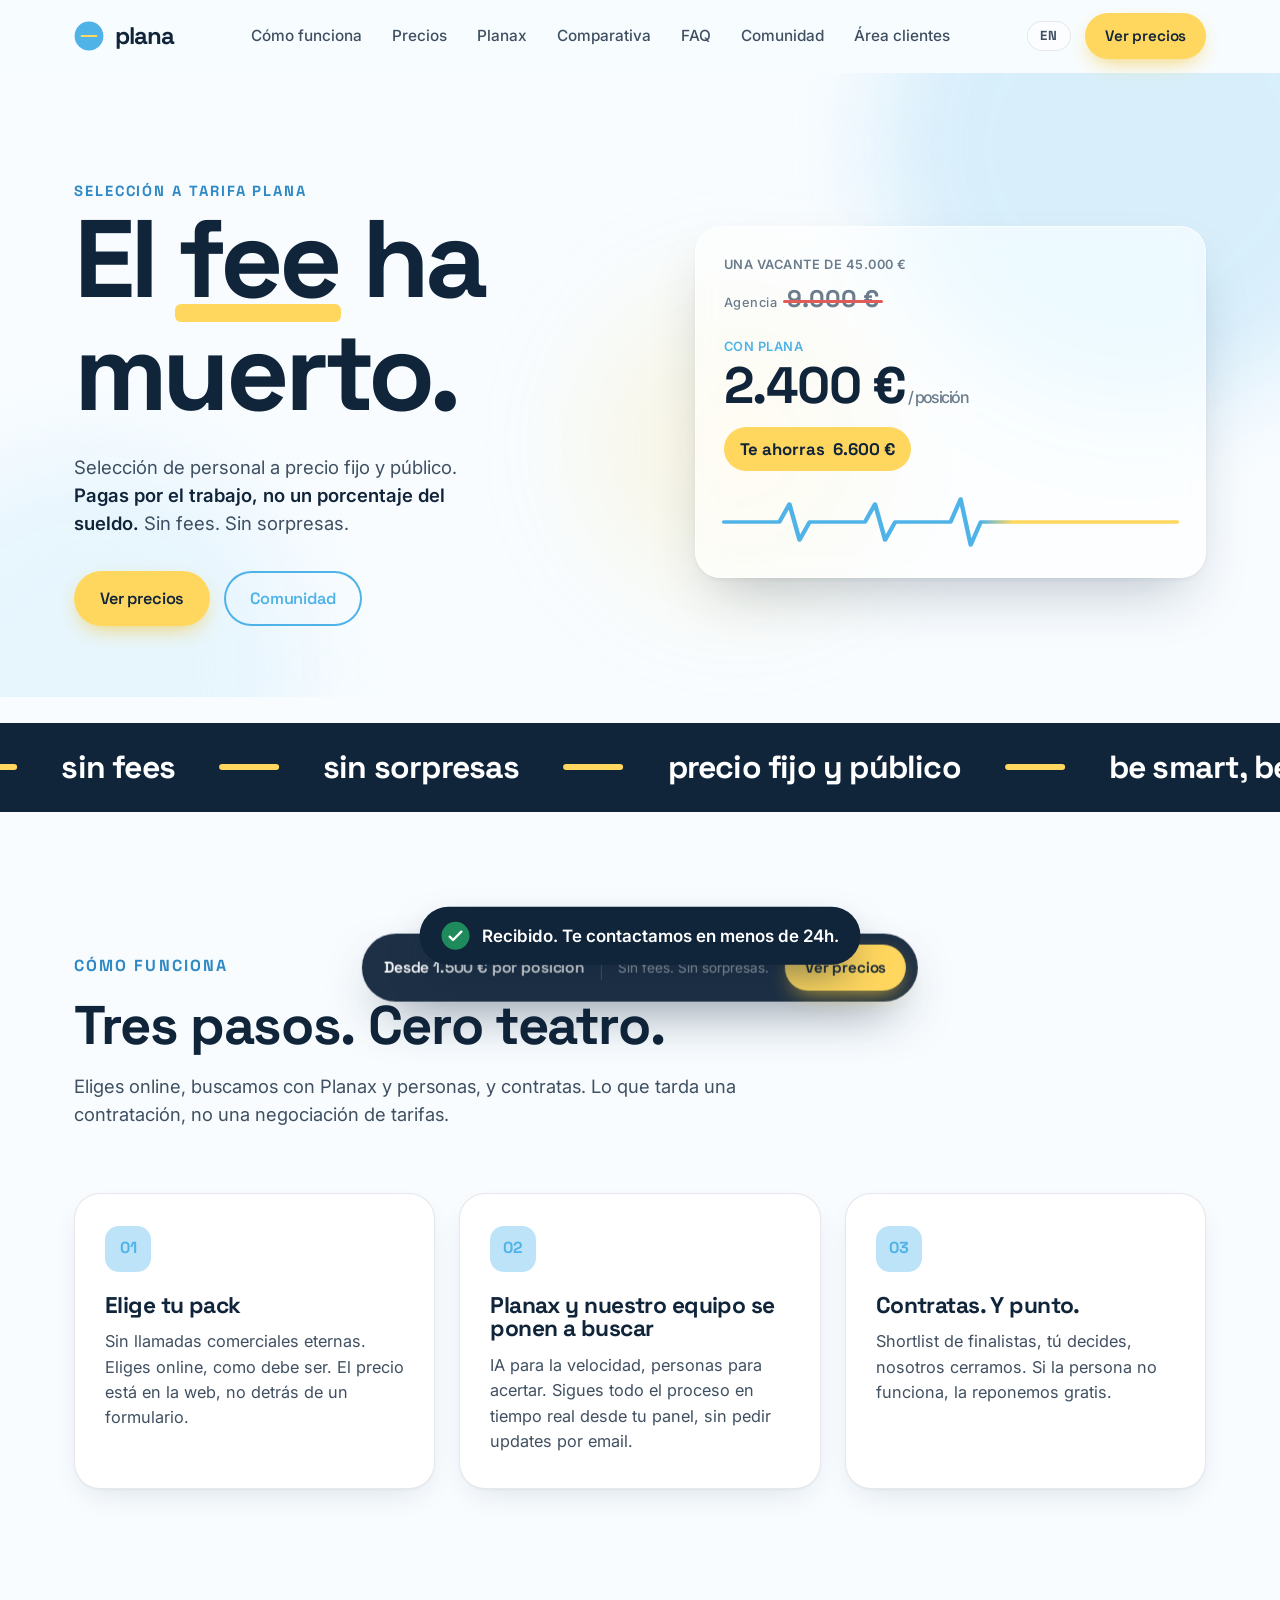
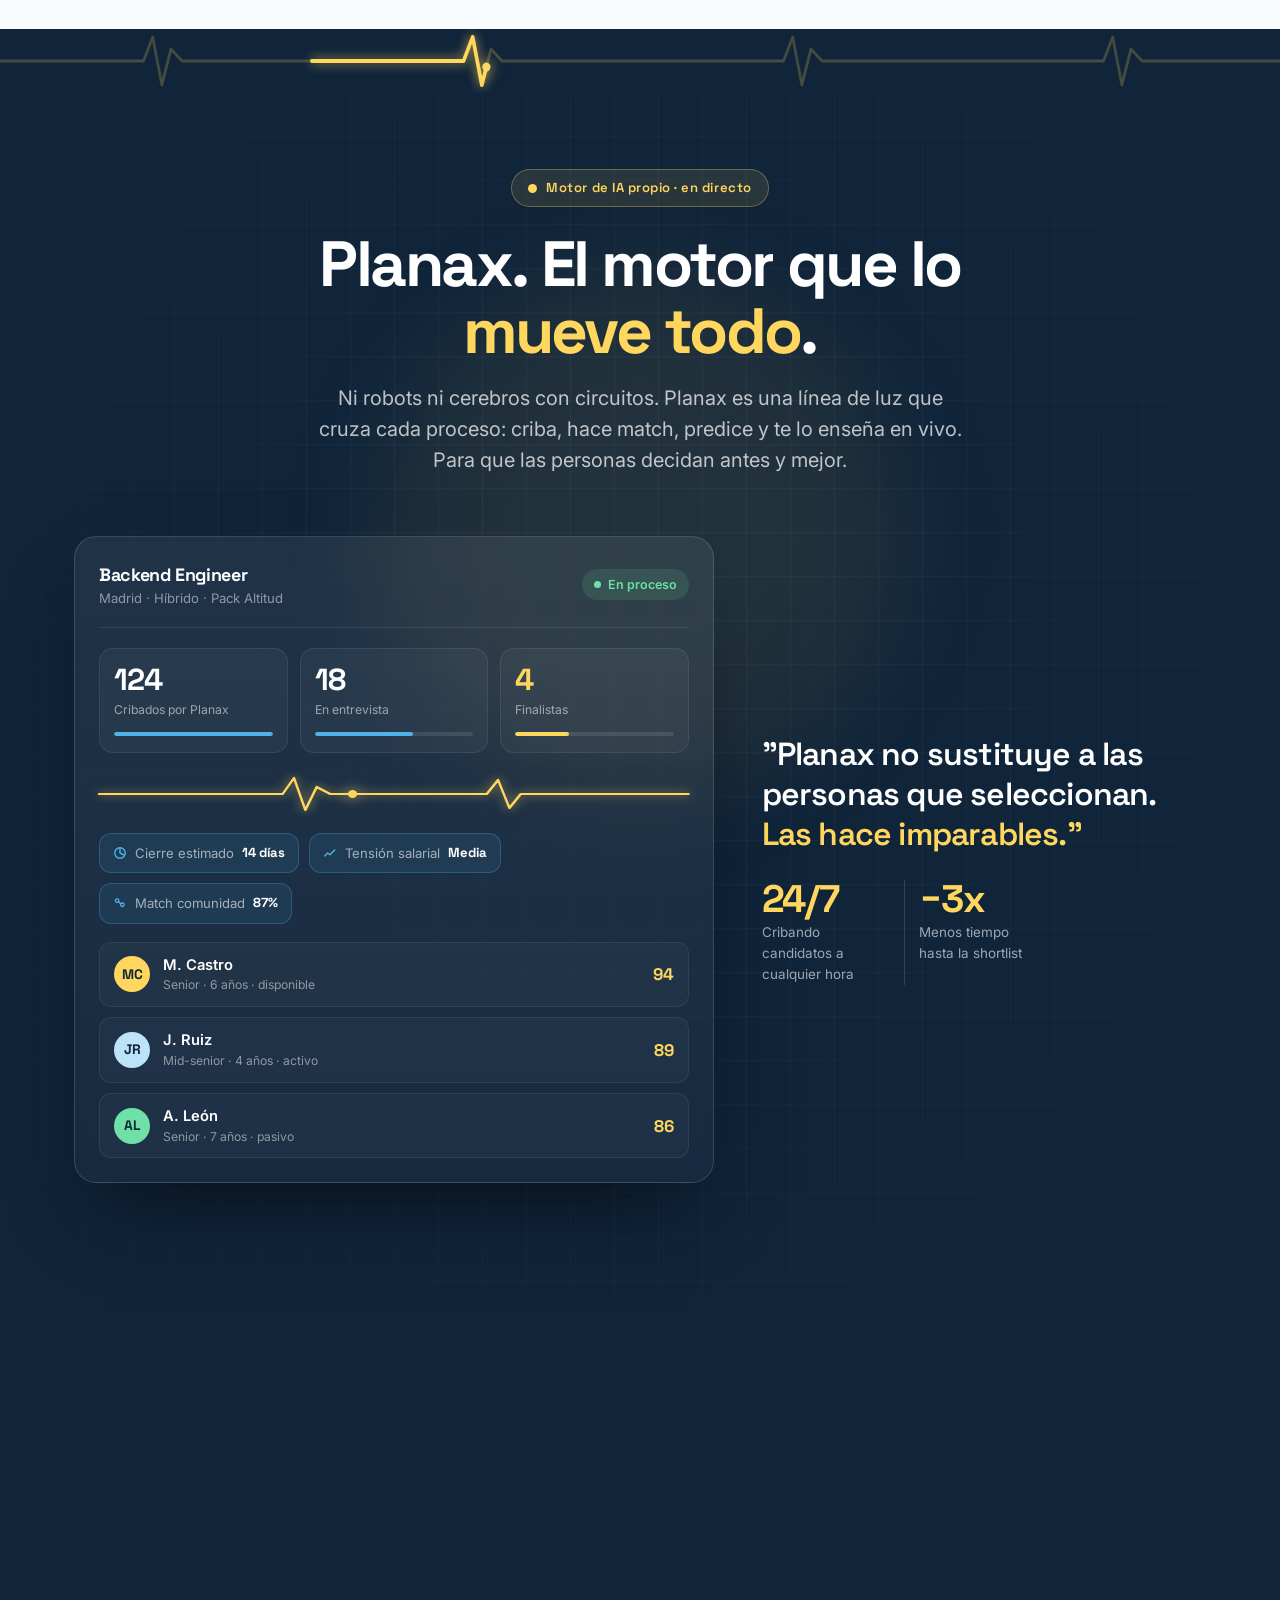
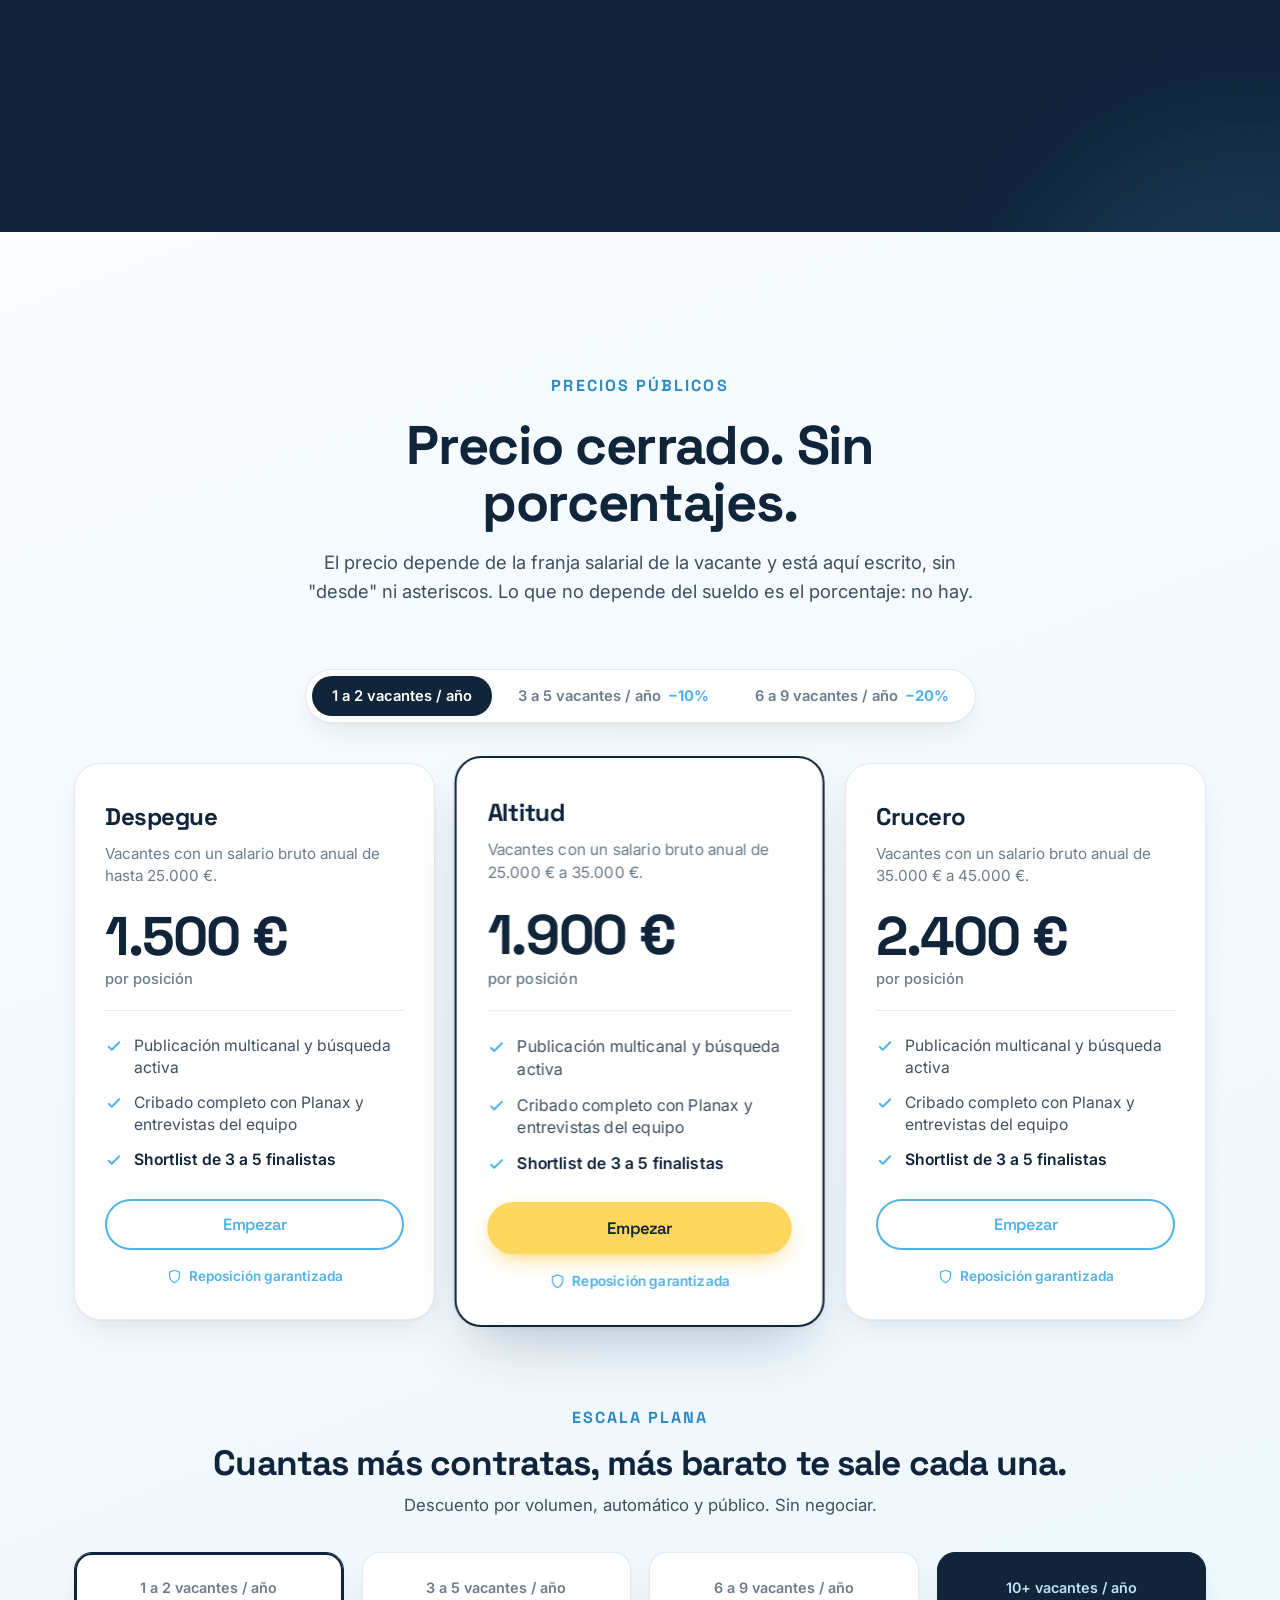
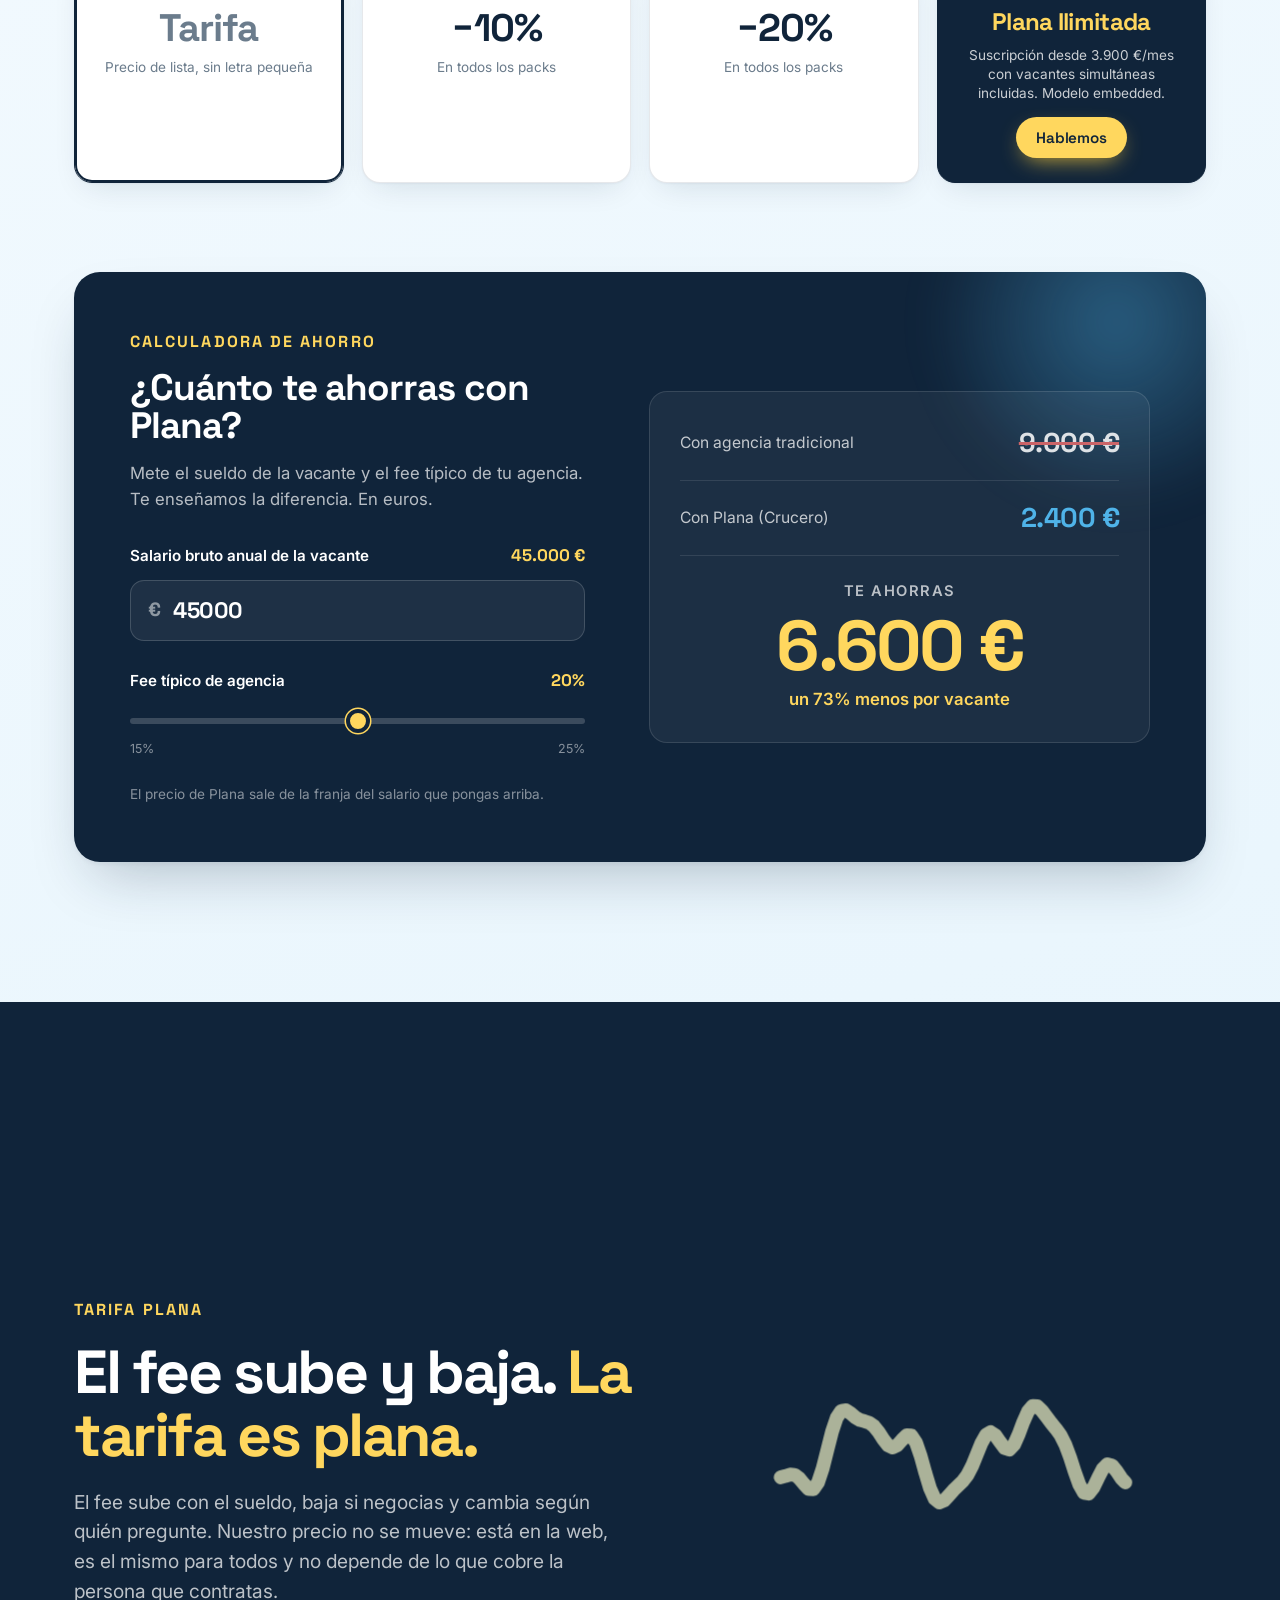
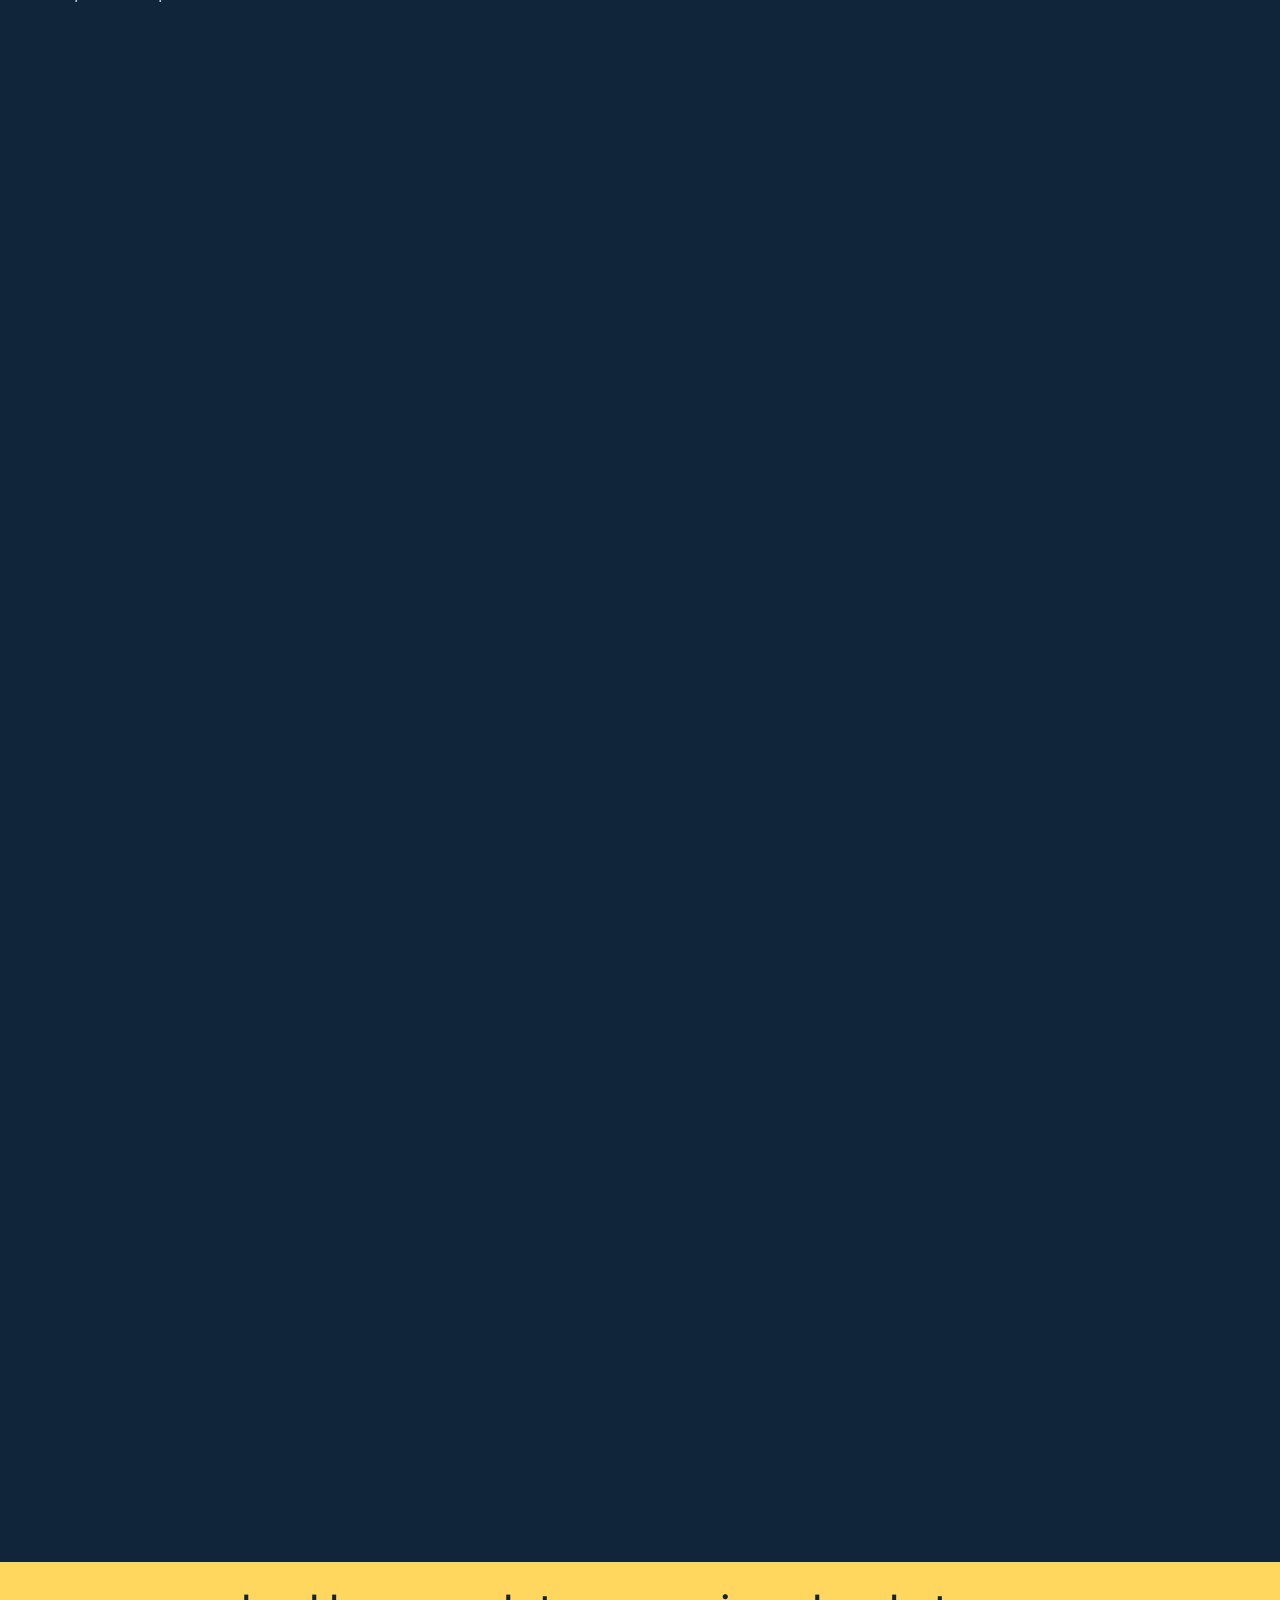
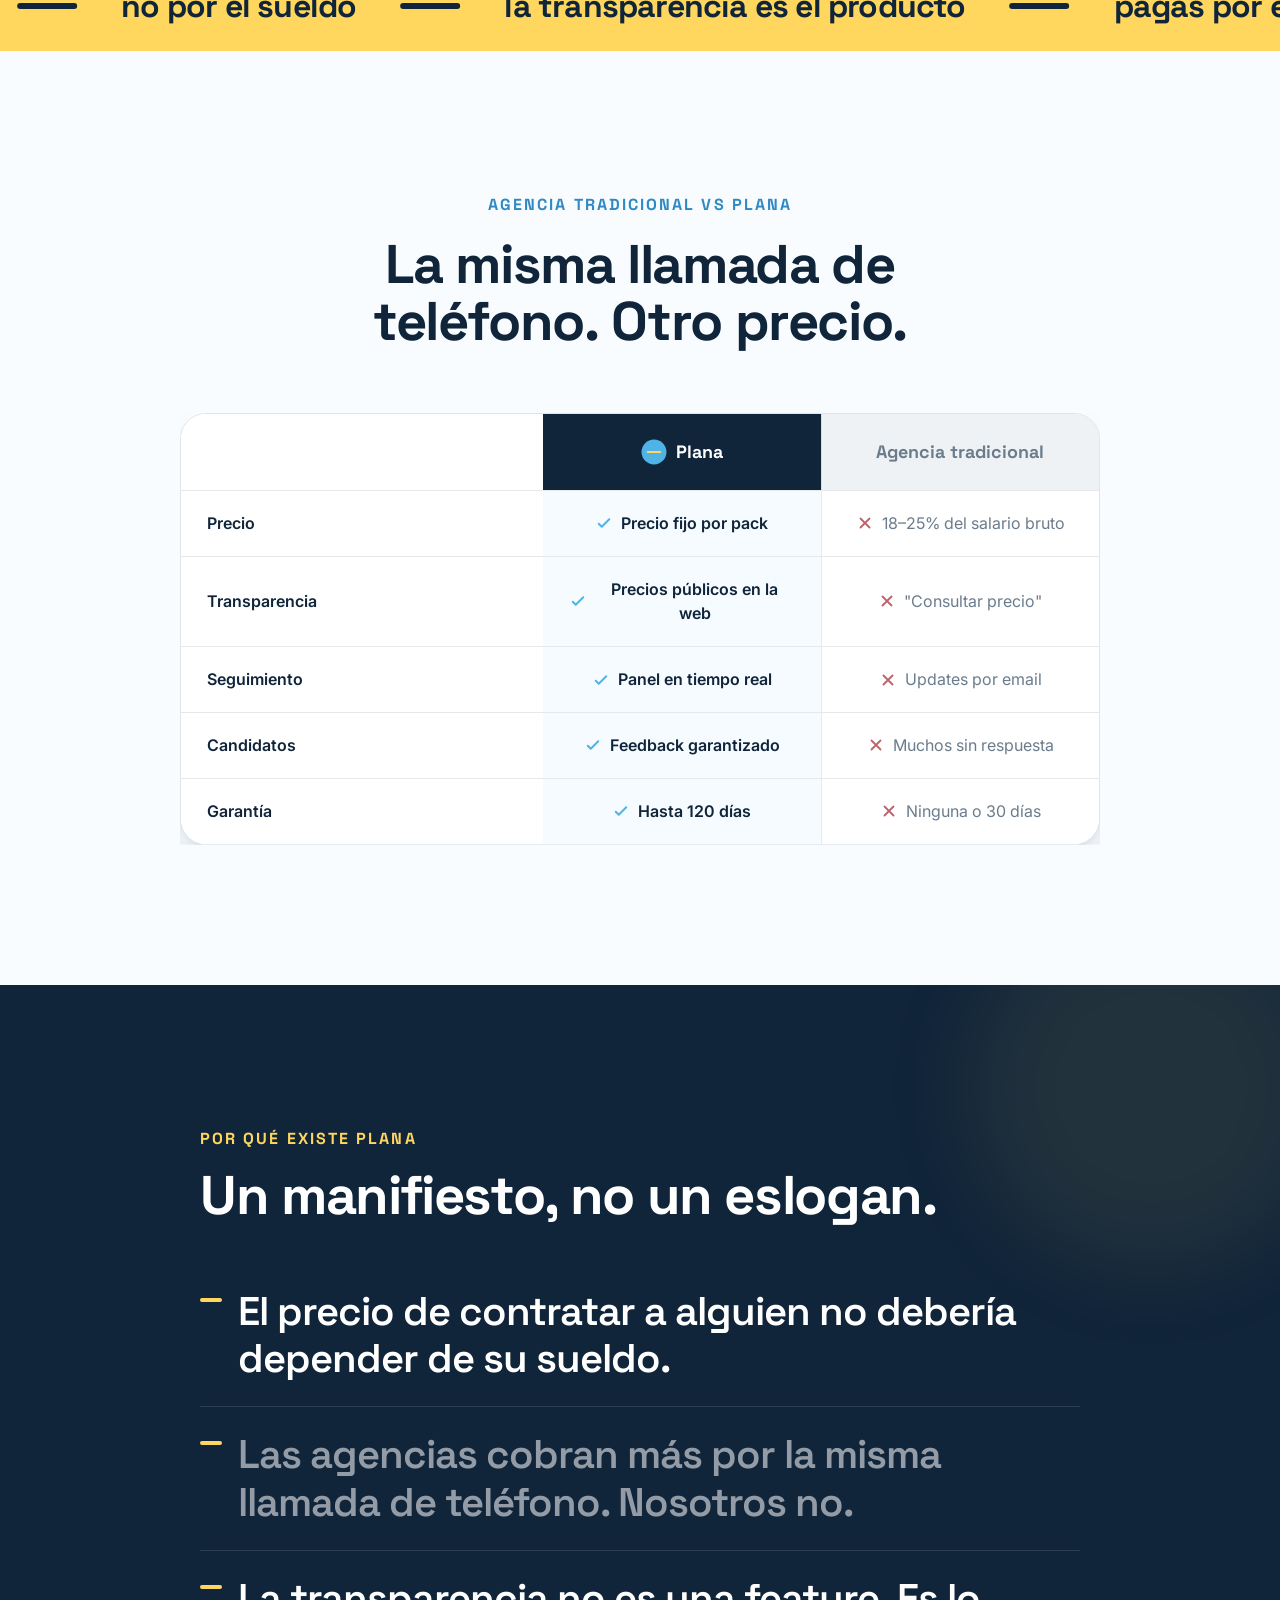
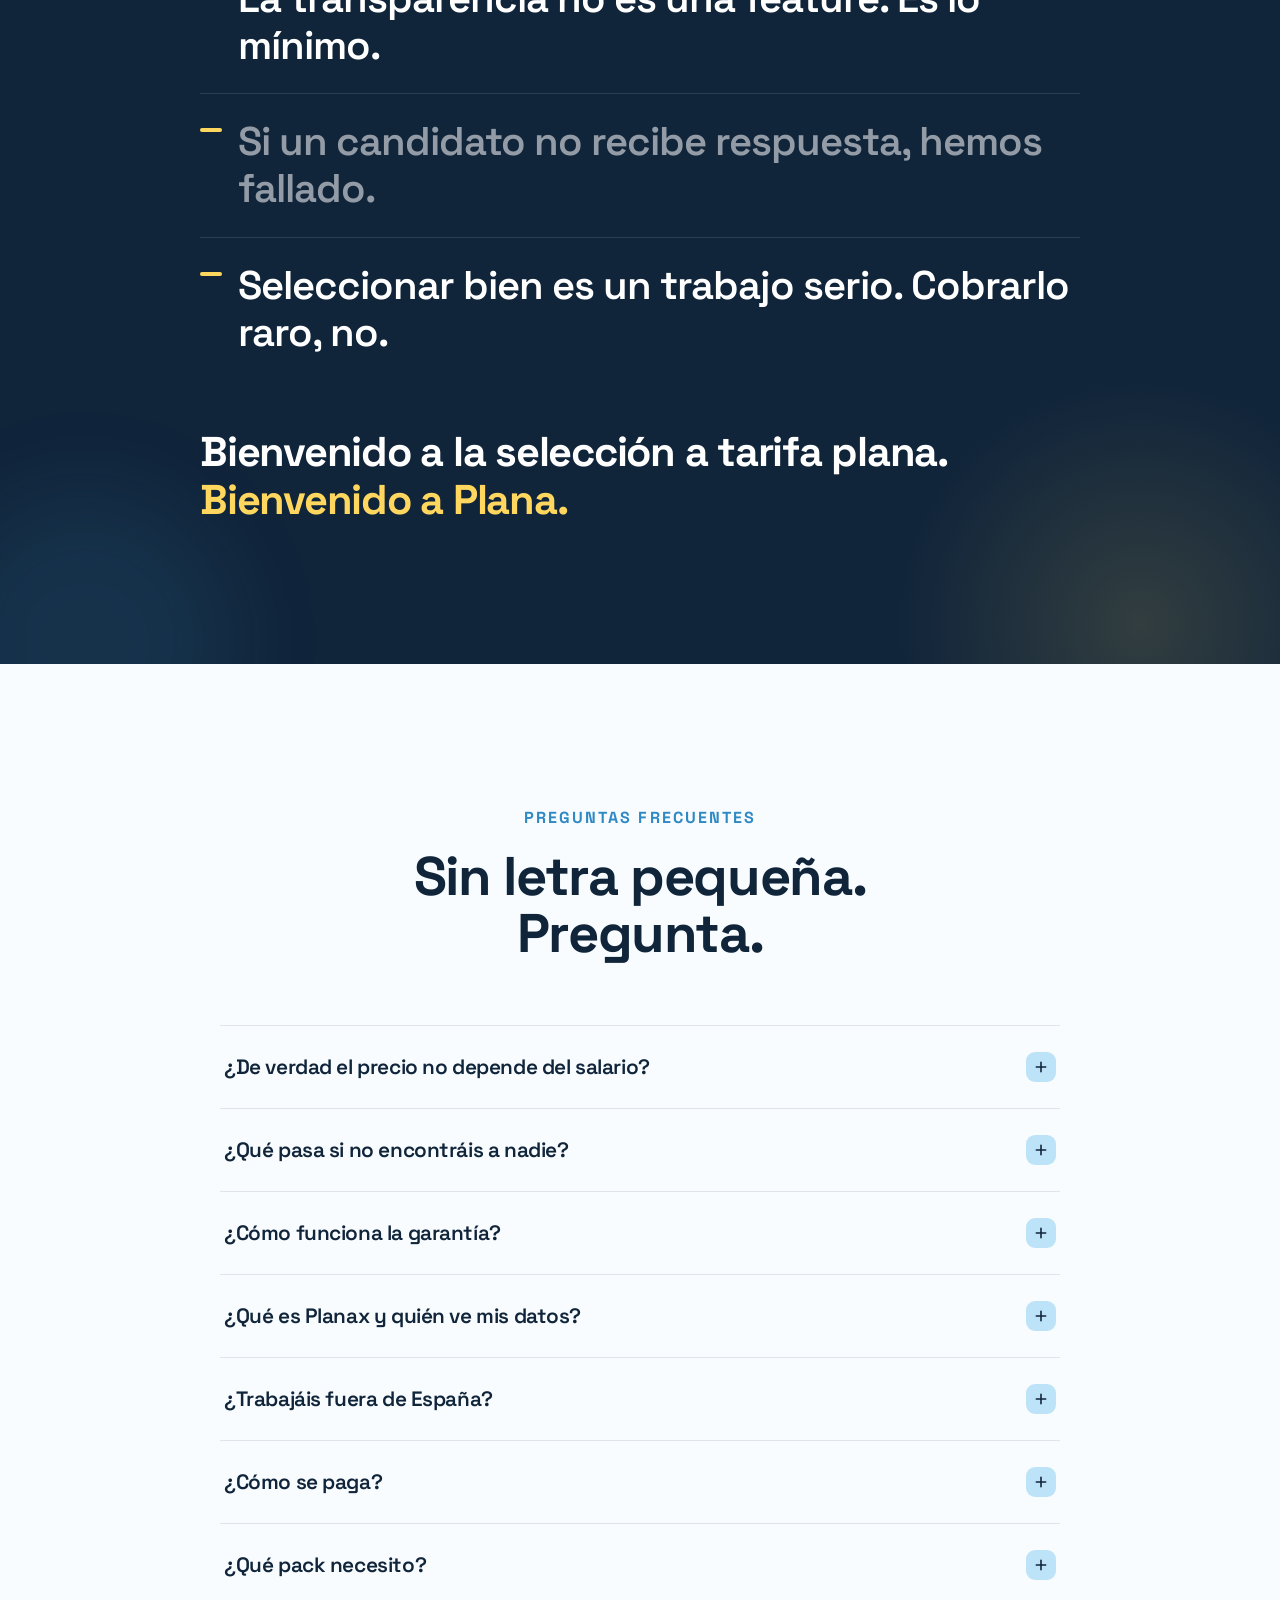
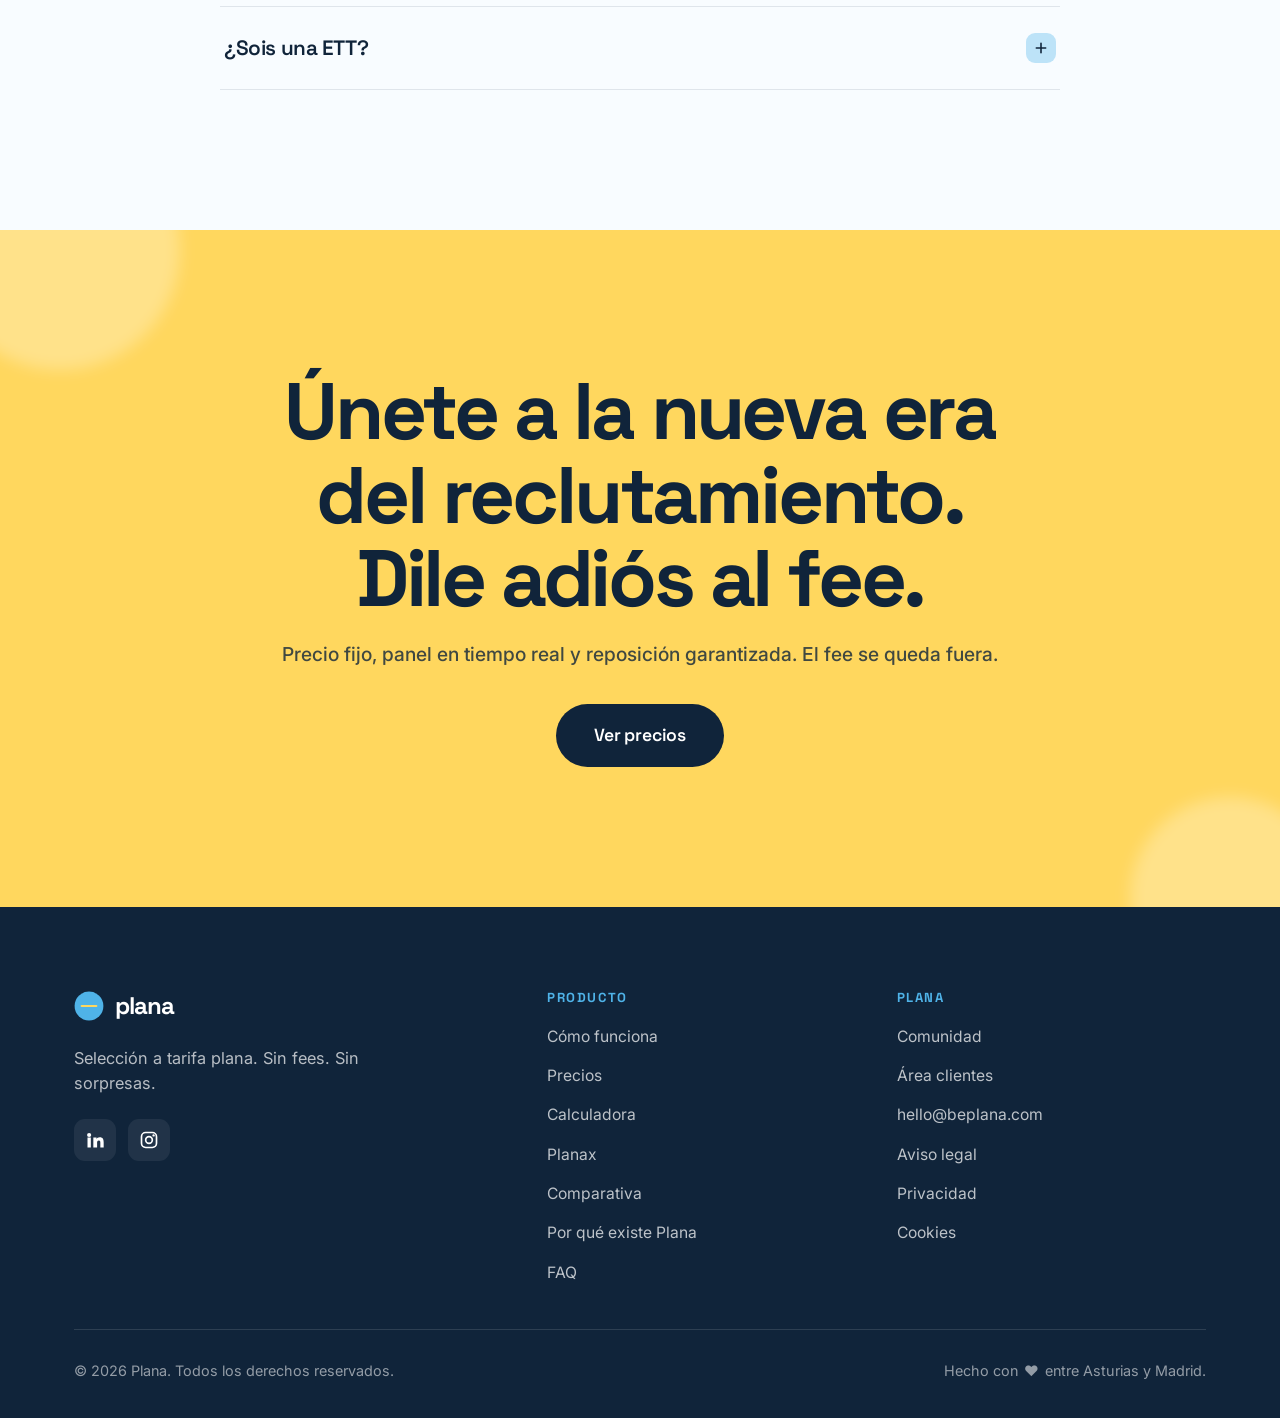
<file: index.html>
<!DOCTYPE html>
<html lang="es">
<head>
<meta charset="UTF-8" />
<meta name="viewport" content="width=device-width, initial-scale=1.0" />
<title>Plana — Selección de personal a tarifa plana</title>
<meta name="description" content="La primera plataforma española de selección de personal a tarifa plana. Sin fees. Sin sorpresas. Packs de precio fijo y público, no un porcentaje del salario. El fee ha muerto." />
<meta name="theme-color" content="#F8FCFF" />

<meta property="og:type" content="website" />
<meta property="og:site_name" content="Plana" />
<meta property="og:title" content="Plana — Selección de personal a tarifa plana" />
<meta property="og:description" content="Sin fees. Sin sorpresas. Packs de precio fijo y público, no un porcentaje del salario. El fee ha muerto." />
<meta property="og:locale" content="es_ES" />
<meta property="og:url" content="https://beplana.com" />
<meta property="og:image" content="https://beplana.com/og.png" />
<meta property="og:image:width" content="1200" />
<meta property="og:image:height" content="630" />
<link rel="canonical" href="https://beplana.com/" />
<meta name="twitter:card" content="summary_large_image" />
<meta name="twitter:image" content="https://beplana.com/og.png" />
<meta name="twitter:title" content="Plana — Selección de personal a tarifa plana" />
<meta name="twitter:description" content="Sin fees. Sin sorpresas. El fee ha muerto." />

<link rel="preconnect" href="https://fonts.googleapis.com" />
<link rel="preconnect" href="https://fonts.gstatic.com" crossorigin />
<link href="https://fonts.googleapis.com/css2?family=Space+Grotesk:wght@400;500;600;700&family=Inter:wght@400;500;600&display=swap" rel="stylesheet" />

<style>
/* ============ TOKENS ============ */

:root {
  --cielo: #4FB3E8;
  --cielo-claro: #BDE3F8;
  --sol: #FFD75E;
  --sol-deep: #F3C53A;
  --tinta: #10243A;
  --nube: #F8FCFF;
  --bruma: #6B7C8C;
  --tinta-80: rgba(16,36,58,.80);
  --tinta-60: rgba(16,36,58,.60);
  --line: rgba(16,36,58,.10);
  --card-shadow: 0 1px 2px rgba(16,36,58,.04), 0 12px 32px -12px rgba(16,36,58,.14);
  --card-shadow-lg: 0 2px 4px rgba(16,36,58,.05), 0 28px 60px -20px rgba(16,36,58,.28);
  --ff-head: 'Space Grotesk', system-ui, sans-serif;
  --ff-body: 'Inter', system-ui, sans-serif;
  --maxw: 1180px;
  --r: 18px;
  --r-lg: 26px;
}

/* ============ RESET ============ */

*,
*::before,
*::after {
  box-sizing: border-box;
  margin: 0;
  padding: 0;
}

html {
  scroll-behavior: smooth;
  -webkit-text-size-adjust: 100%;
}

body {
  font-family: var(--ff-body);
  background: var(--nube);
  color: var(--tinta);
  line-height: 1.55;
  font-size: 17px;
  -webkit-font-smoothing: antialiased;
  text-rendering: optimizeLegibility;
  overflow-x: hidden;
}

img,
svg {
  display: block;
  max-width: 100%;
}

a {
  color: inherit;
  text-decoration: none;
}

button {
  font-family: inherit;
  cursor: pointer;
  border: none;
  background: none;
}

input,
select {
  font-family: inherit;
}

:focus-visible {
  outline: 3px solid var(--cielo);
  outline-offset: 3px;
  border-radius: 6px;
}

::selection {
  background: var(--sol);
  color: var(--tinta);
}

h1,
h2,
h3,
h4 {
  font-family: var(--ff-head);
  font-weight: 700;
  line-height: 1.04;
  letter-spacing: -0.025em;
  color: var(--tinta);
}

/* ============ LAYOUT ============ */

.wrap {
  max-width: var(--maxw);
  margin: 0 auto;
  padding: 0 24px;
}

section {
  position: relative;
}

.eyebrow {
  font-family: var(--ff-head);
  font-weight: 700;
  font-size: 1rem;
  letter-spacing: .13em;
  text-transform: uppercase;
  color: #2E89C4;
  display: inline-flex;
  align-items: center;
  gap: .6em;
}

.section-pad {
  padding: clamp(72px,11vw,140px) 0;
}

/* ============ BUTTONS ============ */

.btn {
  display: inline-flex;
  align-items: center;
  justify-content: center;
  gap: .55em;
  font-family: var(--ff-head);
  font-weight: 600;
  font-size: 1.02rem;
  padding: 15px 26px;
  border-radius: 100px;
  letter-spacing: -0.01em;
  transition: transform .18s cubic-bezier(.2,.8,.2,1), box-shadow .25s, background .2s;
  white-space: nowrap;
}

.btn:active {
  transform: translateY(1px) scale(.99);
}

.btn-sol {
  background: var(--sol);
  color: var(--tinta);
  box-shadow: 0 8px 22px -8px rgba(243,197,58,.9);
}

.btn-sol:hover {
  background: #FFE27E;
  transform: translateY(-2px);
  box-shadow: 0 14px 30px -10px rgba(243,197,58,.95);
}

.btn-tinta {
  background: var(--tinta);
  color: #fff;
}

.btn-tinta:hover {
  background: #1c3a5c;
  transform: translateY(-2px);
}

.btn-ghost {
  background: transparent;
  color: var(--cielo);
  box-shadow: inset 0 0 0 2px var(--cielo);
}

.btn-ghost:hover {
  background: var(--cielo);
  color: #fff;
  transform: translateY(-2px);
}

.btn-cielo {
  background: var(--cielo);
  color: #fff;
  box-shadow: 0 8px 22px -8px rgba(79,179,232,.8);
}

.btn-cielo:hover {
  background: #3da3d9;
  transform: translateY(-2px);
}

.btn-sm {
  padding: 11px 20px;
  font-size: .95rem;
}

/* ============ NAV ============ */

header.nav {
  position: sticky;
  top: 0;
  z-index: 100;
  background: rgba(248,252,255,.78);
  backdrop-filter: saturate(160%) blur(14px);
  border-bottom: 1px solid transparent;
  transition: border-color .3s, box-shadow .3s, background .3s;
}

header.nav.scrolled {
  border-bottom-color: var(--line);
  box-shadow: 0 6px 24px -18px rgba(16,36,58,.5);
}

.nav-inner {
  display: flex;
  align-items: center;
  justify-content: space-between;
  height: 72px;
  max-width: var(--maxw);
  margin: 0 auto;
  padding: 0 24px;
}

.nav-links {
  display: flex;
  align-items: center;
  gap: 30px;
}

.nav-links a {
  font-size: .96rem;
  font-weight: 500;
  color: var(--tinta-80);
  transition: color .2s;
  position: relative;
}

.nav-links a:hover {
  color: var(--tinta);
}

.form-error {
  margin-top: 14px;
  padding: 12px 14px;
  border-radius: 12px;
  background: rgba(192,96,106,.10);
  border: 1px solid rgba(192,96,106,.35);
  color: #97404A;
  font-size: .9rem;
  line-height: 1.45;
}

.langbtn {
  font-family: var(--ff-head);
  font-weight: 700;
  font-size: .82rem;
  letter-spacing: .06em;
  color: var(--tinta-80);
  border: 1px solid var(--line);
  background: rgba(255,255,255,.6);
  padding: 7px 12px;
  border-radius: 100px;
  line-height: 1;
  transition: color .2s, border-color .2s, background .2s;
}

.langbtn:hover {
  color: var(--tinta);
  border-color: var(--cielo);
  background: #fff;
}

.nav-cta {
  display: flex;
  align-items: center;
  gap: 14px;
}

.nav-toggle {
  display: none;
}

/* ============ LOGO ============ */

.logo {
  display: inline-flex;
  align-items: center;
  gap: 11px;
}

.logo .iso {
  width: 30px;
  height: 30px;
  flex: none;
}

.logo .word {
  font-family: var(--ff-head);
  font-weight: 700;
  font-size: 1.5rem;
  letter-spacing: -0.04em;
  color: var(--tinta);
  position: relative;
  line-height: 1;
}

.logo.neg .word {
  color: #fff;
}

/* ============ HERO ============ */

.hero {
  position: relative;
  overflow: hidden;
  padding: clamp(56px,9vw,104px) 0 clamp(56px,8vw,96px);
}

.sky {
  position: absolute;
  inset: 0;
  z-index: 0;
  pointer-events: none;
  overflow: hidden;
}

.blob {
  position: absolute;
  border-radius: 50%;
  filter: blur(46px);
  opacity: .55;
  will-change: transform;
}

.blob.b1 {
  width: 520px;
  height: 520px;
  background: var(--cielo-claro);
  top: -160px;
  right: -120px;
  animation: float1 19s ease-in-out infinite;
}

.blob.b2 {
  width: 420px;
  height: 420px;
  background: #D9F0FC;
  bottom: -180px;
  left: -120px;
  animation: float2 23s ease-in-out infinite;
}

.blob.b3 {
  width: 300px;
  height: 300px;
  background: rgba(255,215,94,.28);
  top: 38%;
  left: 46%;
  filter: blur(60px);
  animation: float3 27s ease-in-out infinite;
}

@keyframes float1 {
  0%,
  100% {
    transform: translate(0,0) scale(1);
  }
  50% {
    transform: translate(-50px,40px) scale(1.08);
  }
}

@keyframes float2 {
  0%,
  100% {
    transform: translate(0,0) scale(1);
  }
  50% {
    transform: translate(60px,-36px) scale(1.06);
  }
}

@keyframes float3 {
  0%,
  100% {
    transform: translate(0,0);
  }
  50% {
    transform: translate(-40px,30px);
  }
}

.hero-grid {
  position: relative;
  z-index: 1;
  display: grid;
  grid-template-columns: 1.05fr .95fr;
  gap: 56px;
  align-items: center;
}

.hero h1 {
  font-size: clamp(3rem,7.4vw,5.6rem);
  line-height: .96;
  letter-spacing: -0.04em;
}

.hero h1 .mark {
  position: relative;
  white-space: nowrap;
}

.hero h1 .mark .ul {
  position: absolute;
  left: -2%;
  right: -2%;
  bottom: .07em;
  height: .16em;
  border-radius: 6px;
  background: var(--sol);
  z-index: -1;
  transform-origin: left;
  display: block;
}

.hero-sub {
  font-size: clamp(1.12rem,2vw,1.32rem);
  color: var(--tinta-80);
  max-width: 32ch;
  margin: 26px 0 34px;
  font-weight: 400;
  line-height: 1.5;
}

.hero-sub b {
  font-weight: 600;
  color: var(--tinta);
}

.hero-cta {
  display: flex;
  flex-wrap: wrap;
  gap: 14px;
  align-items: center;
}

.hero-visual {
  position: relative;
}

.flatcard {
  background: #fff;
  border-radius: var(--r-lg);
  box-shadow: var(--card-shadow-lg);
  border: 1px solid var(--line);
  padding: 28px;
  position: relative;
  overflow: hidden;
}

.flatcard .fc-top {
  display: flex;
  justify-content: space-between;
  align-items: flex-start;
  margin-bottom: 6px;
}

.fc-label {
  font-size: .8rem;
  font-weight: 600;
  letter-spacing: .04em;
  text-transform: uppercase;
  color: var(--bruma);
}

.fc-old {
  display: flex;
  align-items: baseline;
  gap: 10px;
  color: var(--bruma);
}

.fc-old .v {
  font-family: var(--ff-head);
  font-weight: 700;
  font-size: 1.5rem;
  position: relative;
  display: inline-block;
}

.fc-old .v .cut {
  position: absolute;
  left: -4px;
  right: -4px;
  top: 52%;
  height: 3px;
  border-radius: 2px;
  background: #E15B5B;
  transform-origin: left;
  display: block;
  pointer-events: none;
}

.fc-new {
  font-family: var(--ff-head);
  font-weight: 700;
  font-size: 3.2rem;
  letter-spacing: -0.03em;
  line-height: 1;
  margin-top: 2px;
}

.fc-new small {
  font-size: 1rem;
  font-weight: 500;
  color: var(--bruma);
  font-family: var(--ff-body);
}

.fc-save {
  display: inline-flex;
  align-items: center;
  gap: 8px;
  margin-top: 16px;
  background: var(--sol);
  color: var(--tinta);
  font-family: var(--ff-head);
  font-weight: 700;
  font-size: 1.05rem;
  padding: 9px 16px;
  border-radius: 100px;
  white-space: nowrap;
}

.ekg {
  margin-top: 24px;
  height: 54px;
  width: 100%;
  overflow: visible;
}

.ekg path {
  fill: none;
  stroke-width: 3.5;
  stroke-linecap: round;
  stroke-linejoin: round;
}

.ekg .rail {
  stroke: var(--line);
  stroke-width: 2;
}

.ekg .line {
  stroke: url(#ekgGrad);
}

.ekg .head {
  stroke: var(--cielo);
  stroke-width: 9;
  opacity: 0;
}

.proof {
  position: relative;
  z-index: 1;
  margin-top: clamp(44px,6vw,72px);
  border-top: 1px solid var(--line);
  padding-top: 26px;
  display: flex;
  align-items: center;
  gap: 16px;
  flex-wrap: wrap;
}

.proof .pill {
  display: inline-flex;
  align-items: center;
  gap: 9px;
  font-size: .86rem;
  font-weight: 600;
  color: var(--cielo);
  background: #fff;
  border: 1px solid var(--line);
  padding: 7px 14px;
  border-radius: 100px;
  box-shadow: var(--card-shadow);
}

.proof p {
  font-size: 1.02rem;
  color: var(--tinta-80);
  font-weight: 500;
  max-width: 62ch;
}

.proof p b {
  color: var(--tinta);
  font-weight: 600;
}

.hero .hero-copy .reveal {
  transition: none;
}

.reveal {
  opacity: 0;
  transform: translateY(26px);
  transition: opacity .7s cubic-bezier(.2,.8,.2,1), transform .7s cubic-bezier(.2,.8,.2,1);
}

.reveal.in {
  opacity: 1;
  transform: none;
}

.reveal.d1 {
  transition-delay: .08s;
}

.reveal.d2 {
  transition-delay: .16s;
}

.reveal.d3 {
  transition-delay: .24s;
}

.reveal.d4 {
  transition-delay: .32s;
}

@media (prefers-reduced-motion: reduce) {
  * {
    animation: none !important;
    scroll-behavior: auto !important;
  }
  .reveal {
    opacity: 1;
    transform: none;
    transition: none;
  }
  .hero h1 .mark .ul {
    transform: scaleX(1);
  }
}

/* ============ SECTION HEAD ============ */

.sec-head {
  max-width: 62ch;
  margin-bottom: clamp(40px,5vw,64px);
}

.sec-head.center {
  margin-left: auto;
  margin-right: auto;
  text-align: center;
}

.sec-head h2 {
  font-size: clamp(2.1rem,4.6vw,3.4rem);
  margin-top: 18px;
}

.sec-head p {
  font-size: 1.15rem;
  color: var(--tinta-80);
  margin-top: 18px;
  line-height: 1.55;
}

/* ============ CÓMO FUNCIONA ============ */

.steps {
  display: grid;
  grid-template-columns: repeat(3,1fr);
  gap: 24px;
  counter-reset: step;
}

.step {
  background: #fff;
  border: 1px solid var(--line);
  border-radius: var(--r-lg);
  padding: 32px 30px 34px;
  position: relative;
  box-shadow: var(--card-shadow);
  transition: transform .3s, box-shadow .3s;
  overflow: hidden;
}

.step:hover {
  transform: translateY(-5px);
  box-shadow: var(--card-shadow-lg);
}

.step::before {
  counter-increment: step;
  content: "0" counter(step);
  font-family: var(--ff-head);
  font-weight: 700;
  font-size: 1rem;
  color: var(--cielo);
  display: inline-flex;
  align-items: center;
  justify-content: center;
  width: 46px;
  height: 46px;
  border-radius: 14px;
  background: var(--cielo-claro);
  margin-bottom: 22px;
}

.step h3 {
  font-size: 1.42rem;
  margin-bottom: 12px;
}

.step p {
  color: var(--tinta-80);
  font-size: 1.02rem;
  line-height: 1.55;
}

.step .underbar {
  position: absolute;
  left: 0;
  bottom: 0;
  height: 5px;
  width: 0;
  background: var(--sol);
  transition: width .4s ease;
}

.step:hover .underbar {
  width: 100%;
}

@media(max-width:860px) {
  .steps {
    grid-template-columns: 1fr;
  }
}

/* ============ MOTOR ============ */

#motor {
  position: relative;
  background: var(--tinta);
  color: #fff;
  height: 240vh;
}

#motor .eyebrow {
  color: var(--sol);
}

.motor-stage {
  position: sticky;
  top: 0;
  height: 100vh;
  display: flex;
  align-items: center;
  overflow: hidden;
}

.motor-grid {
  display: grid;
  grid-template-columns: 1fr .9fr;
  gap: clamp(32px,5vw,72px);
  align-items: center;
  width: 100%;
}

.motor-copy h2 {
  color: #fff;
  font-size: clamp(2.2rem,5vw,3.8rem);
  letter-spacing: -0.04em;
  margin-top: 18px;
}

.motor-copy h2 .y {
  color: var(--sol);
}

.motor-copy p {
  color: rgba(255,255,255,.72);
  font-size: clamp(1.02rem,1.8vw,1.2rem);
  margin-top: 20px;
  max-width: 46ch;
  line-height: 1.55;
}

.isostack {
  position: relative;
  width: 100%;
  max-width: 420px;
  margin: 0 auto;
}

.isostack-svg {
  width: 100%;
  height: auto;
  overflow: visible;
  display: block;
}

.iso-disc {
  transform-box: fill-box;
  transform-origin: center;
  will-change: transform,opacity;
}

.iso-wave {
  fill: none;
  stroke-linecap: round;
  stroke-linejoin: round;
  display: none;
}

.isostack.js .iso-wave {
  display: block;
}

.isostack.js .iso-bar {
  display: none;
}

@media(max-width:900px) {
  #motor {
    height: 200vh;
  }
  .motor-grid {
    grid-template-columns: 1fr;
    gap: 28px;
  }
  .isostack {
    max-width: 300px;
  }
}

@media (prefers-reduced-motion: reduce) {
  #motor {
    height: auto;
    padding: clamp(72px,11vw,140px) 0;
  }
  .motor-stage {
    position: static;
    height: auto;
  }
}

/* ============ PACKS ============ */

#packs {
  background: linear-gradient(180deg,var(--nube) 0%,#EDF7FD 100%);
}

.packs-grid {
  display: grid;
  grid-template-columns: repeat(3,1fr);
  gap: 24px;
  align-items: stretch;
}

.pack {
  background: #fff;
  border: 1px solid var(--line);
  border-radius: var(--r-lg);
  padding: 34px 30px 32px;
  display: flex;
  flex-direction: column;
  box-shadow: var(--card-shadow);
  position: relative;
  transition: transform .3s, box-shadow .3s;
}

.pack:hover {
  transform: translateY(-6px);
  box-shadow: var(--card-shadow-lg);
}

.pack.feat {
  border: 2px solid var(--tinta);
  box-shadow: var(--card-shadow-lg);
  transform: scale(1.025);
}

.pack.feat:hover {
  transform: scale(1.025) translateY(-6px);
}

.pack-badge {
  position: absolute;
  top: -14px;
  left: 50%;
  transform: translateX(-50%);
  background: var(--sol);
  color: var(--tinta);
  font-family: var(--ff-head);
  font-weight: 700;
  font-size: .82rem;
  letter-spacing: .04em;
  padding: 7px 16px;
  border-radius: 100px;
  white-space: nowrap;
  box-shadow: 0 6px 16px -6px rgba(243,197,58,.9);
}

.pack-name {
  font-family: var(--ff-head);
  font-weight: 700;
  font-size: 1.5rem;
  letter-spacing: -0.02em;
}

.pack-for {
  color: var(--bruma);
  font-size: .95rem;
  margin: 8px 0 22px;
  line-height: 1.45;
  min-height: 2.8em;
}

.pack-price {
  font-family: var(--ff-head);
  font-weight: 700;
  font-size: 3.4rem;
  letter-spacing: -0.035em;
  line-height: 1;
  color: var(--tinta);
}

.pack-price small {
  display: block;
  font-family: var(--ff-body);
  font-weight: 500;
  font-size: .92rem;
  color: var(--bruma);
  letter-spacing: 0;
  margin-top: 8px;
}

.pack hr {
  border: none;
  border-top: 1px solid var(--line);
  margin: 24px 0;
}

.pack-feats {
  list-style: none;
  display: flex;
  flex-direction: column;
  gap: 13px;
  flex: 1;
}

.pack-feats li {
  position: relative;
  padding-left: 29px;
  font-size: .98rem;
  line-height: 1.4;
  color: var(--tinta-80);
}

.pack-feats li b {
  color: var(--tinta);
  font-weight: 600;
}

.pack-feats .tick {
  position: absolute;
  left: 0;
  top: 2px;
}

.pack-feats .inc {
  font-weight: 600;
  color: var(--cielo);
}

.pack-cta {
  margin-top: 26px;
}

.pack-cta .btn {
  width: 100%;
}

.pack-guar {
  display: inline-flex;
  align-items: center;
  gap: 7px;
  margin-top: 16px;
  font-size: .85rem;
  font-weight: 600;
  color: var(--cielo);
  align-self: center;
}

@media(max-width:920px) {
  .packs-grid {
    grid-template-columns: 1fr;
    max-width: 460px;
    margin: 0 auto;
  }
  .pack.feat {
    transform: none;
  }
  .pack.feat:hover {
    transform: translateY(-6px);
  }
}

/* ============ ESCALA PLANA ============ */

.escala {
  margin-top: clamp(56px,7vw,84px);
}

.escala-head {
  text-align: center;
  margin-bottom: 34px;
}

.escala-head h3 {
  font-size: clamp(1.6rem,3vw,2.2rem);
}

.escala-head p {
  color: var(--tinta-80);
  margin-top: 10px;
  font-size: 1.05rem;
}

.escala-grid {
  display: grid;
  grid-template-columns: repeat(4,1fr);
  gap: 18px;
}

/* ============ SELECTOR DE TRAMO ============ */

.tier-switch {
  display: flex;
  justify-content: center;
  gap: 6px;
  margin: 0 auto 40px;
  padding: 6px;
  width: max-content;
  max-width: 100%;
  background: #fff;
  border: 1px solid var(--line);
  border-radius: 999px;
  box-shadow: var(--card-shadow);
  flex-wrap: wrap;
}

.tier-switch button {
  border-radius: 999px;
  padding: 11px 20px;
  font-family: var(--ff-body);
  font-weight: 600;
  font-size: .92rem;
  color: var(--bruma);
  white-space: nowrap;
  transition: background .22s, color .22s;
}

.tier-switch button:hover {
  color: var(--tinta);
}

.tier-switch button[aria-pressed="true"] {
  background: var(--tinta);
  color: #fff;
}

.tier-switch .off {
  font-weight: 700;
  color: var(--cielo);
  margin-left: 7px;
}

.tier-switch button[aria-pressed="true"] .off {
  color: var(--sol);
}

.pack-price s {
  display: block;
  font-size: 1.15rem;
  font-weight: 600;
  letter-spacing: -0.01em;
  color: var(--bruma);
  text-decoration-thickness: 2px;
  margin-bottom: 6px;
}

.pack-price s:empty {
  display: none;
}

.tier.on {
  border-color: var(--tinta);
  box-shadow: 0 0 0 2px var(--tinta) inset, var(--card-shadow);
}

@media(max-width:640px) {
  .tier-switch {
    width: 100%;
    border-radius: var(--r);
  }
  .tier-switch button {
    flex: 1 1 auto;
    padding: 11px 12px;
    font-size: .84rem;
  }
}

.tier {
  background: #fff;
  border: 1px solid var(--line);
  border-radius: var(--r);
  padding: 24px 22px;
  text-align: center;
  box-shadow: var(--card-shadow);
  position: relative;
  transition: transform .25s;
}

.tier:hover {
  transform: translateY(-4px);
}

.tier.unl {
  background: var(--tinta);
  border-color: var(--tinta);
}

.tier .vol {
  font-size: .9rem;
  font-weight: 600;
  color: var(--bruma);
  margin-bottom: 10px;
}

.tier.unl .vol {
  color: var(--cielo-claro);
}

.tier .disc {
  font-family: var(--ff-head);
  font-weight: 700;
  font-size: 2.4rem;
  letter-spacing: -0.03em;
  color: var(--tinta);
  line-height: 1;
}

.tier .disc.zero {
  color: var(--bruma);
}

.tier.unl .disc {
  color: var(--sol);
  font-size: 1.5rem;
  line-height: 1.1;
}

.tier .note {
  font-size: .85rem;
  color: var(--bruma);
  margin-top: 10px;
  line-height: 1.4;
}

.tier.unl .note {
  color: rgba(255,255,255,.78);
}

.tier.unl .btn {
  margin-top: 14px;
}

@media(max-width:820px) {
  .escala-grid {
    grid-template-columns: repeat(2,1fr);
  }
}

@media(max-width:440px) {
  .escala-grid {
    grid-template-columns: 1fr;
  }
}

/* ============ CALCULADORA ============ */

.calc {
  margin-top: clamp(56px,7vw,90px);
  background: var(--tinta);
  border-radius: var(--r-lg);
  padding: clamp(32px,5vw,56px);
  color: #fff;
  overflow: hidden;
  position: relative;
  box-shadow: var(--card-shadow-lg);
}

.calc-grid {
  display: grid;
  grid-template-columns: 1fr 1.1fr;
  gap: clamp(32px,5vw,64px);
  align-items: center;
  position: relative;
  z-index: 1;
}

.calc h3 {
  color: #fff;
  font-size: clamp(1.7rem,3vw,2.3rem);
}

.calc .eyebrow {
  color: var(--sol);
}

.calc-sub {
  color: rgba(255,255,255,.7);
  margin: 14px 0 30px;
  font-size: 1.05rem;
}

.field {
  margin-bottom: 26px;
}

.field label {
  display: flex;
  justify-content: space-between;
  align-items: baseline;
  font-weight: 600;
  font-size: .95rem;
  margin-bottom: 12px;
}

.field label .lv {
  font-family: var(--ff-head);
  font-weight: 700;
  color: var(--sol);
  font-size: 1.05rem;
}

.salary-input {
  position: relative;
  display: flex;
  align-items: center;
}

.salary-input span {
  position: absolute;
  left: 18px;
  font-family: var(--ff-head);
  font-weight: 700;
  font-size: 1.2rem;
  color: rgba(255,255,255,.5);
}

.salary-input input[type=number] {
  width: 100%;
  background: rgba(255,255,255,.06);
  border: 1.5px solid rgba(255,255,255,.16);
  border-radius: 14px;
  color: #fff;
  font-family: var(--ff-head);
  font-weight: 700;
  font-size: 1.4rem;
  padding: 15px 18px 15px 42px;
  letter-spacing: -0.02em;
}

.salary-input input:focus {
  border-color: var(--sol);
  background: rgba(255,255,255,.1);
  outline: none;
}

input[type=range] {
  -webkit-appearance: none;
  width: 100%;
  height: 6px;
  border-radius: 6px;
  background: rgba(255,255,255,.18);
  outline: none;
}

input[type=range]::-webkit-slider-thumb {
  -webkit-appearance: none;
  width: 24px;
  height: 24px;
  border-radius: 50%;
  background: var(--sol);
  cursor: pointer;
  border: 4px solid var(--tinta);
  box-shadow: 0 0 0 1.5px var(--sol);
}

input[type=range]::-moz-range-thumb {
  width: 24px;
  height: 24px;
  border-radius: 50%;
  background: var(--sol);
  cursor: pointer;
  border: 4px solid var(--tinta);
  box-shadow: 0 0 0 1.5px var(--sol);
}

.range-row {
  display: flex;
  justify-content: space-between;
  font-size: .78rem;
  color: rgba(255,255,255,.5);
  margin-top: 8px;
}

.calc-result {
  background: rgba(255,255,255,.05);
  border: 1px solid rgba(255,255,255,.12);
  border-radius: var(--r);
  padding: 30px;
}

.cr-line {
  display: flex;
  justify-content: space-between;
  align-items: center;
  padding: 16px 0;
  border-bottom: 1px solid rgba(255,255,255,.1);
}

.cr-line:first-child {
  padding-top: 0;
}

.cr-line .lbl {
  color: rgba(255,255,255,.74);
  font-size: .98rem;
}

.cr-line .amt {
  font-family: var(--ff-head);
  font-weight: 700;
  font-size: 1.7rem;
  letter-spacing: -0.02em;
}

.cr-line.agency .amt {
  color: #fff;
  text-decoration: line-through;
  text-decoration-color: #E96B6B;
  text-decoration-thickness: 3px;
  opacity: .85;
}

.cr-line.plana .amt {
  color: var(--cielo);
}

.cr-save {
  text-align: center;
  padding-top: 24px;
}

.cr-save .cap {
  font-size: .92rem;
  color: rgba(255,255,255,.7);
  text-transform: uppercase;
  letter-spacing: .1em;
  font-weight: 600;
}

.cr-save .big {
  font-family: var(--ff-head);
  font-weight: 700;
  font-size: clamp(3rem,7vw,4.4rem);
  color: var(--sol);
  letter-spacing: -0.04em;
  line-height: 1;
  margin: 8px 0 4px;
}

.cr-save .pct {
  font-size: 1.05rem;
  font-weight: 600;
  color: var(--sol);
}

.calc::after {
  content: "";
  position: absolute;
  width: 380px;
  height: 380px;
  border-radius: 50%;
  background: radial-gradient(circle,rgba(79,179,232,.4),transparent 70%);
  top: -140px;
  right: -100px;
  filter: blur(20px);
}

@media(max-width:860px) {
  .calc-grid {
    grid-template-columns: 1fr;
    gap: 36px;
  }
}

/* ============ PLANAX ============ */

#planax {
  background: var(--tinta);
  color: #fff;
  overflow: hidden;
  position: relative;
}

#planax .wrap {
  position: relative;
  z-index: 2;
}

.px-bg {
  position: absolute;
  inset: 0;
  z-index: 0;
  pointer-events: none;
  overflow: hidden;
}

.px-bg .grid {
  position: absolute;
  inset: -2px;
  background-image: linear-gradient(rgba(255,255,255,.04) 1px,transparent 1px),linear-gradient(90deg,rgba(255,255,255,.04) 1px,transparent 1px);
  background-size: 44px 44px;
  mask-image: radial-gradient(ellipse 80% 70% at 50% 30%,#000 30%,transparent 80%);
  -webkit-mask-image: radial-gradient(ellipse 80% 70% at 50% 30%,#000 30%,transparent 80%);
}

.px-bg .glow {
  position: absolute;
  border-radius: 50%;
  filter: blur(60px);
}

.px-bg .glow.y {
  width: 520px;
  height: 520px;
  background: rgba(255,215,94,.14);
  top: -120px;
  left: 50%;
  transform: translateX(-50%);
}

.px-bg .glow.c {
  width: 460px;
  height: 460px;
  background: rgba(79,179,232,.22);
  bottom: -200px;
  right: -120px;
}

#planax .eyebrow {
  color: var(--sol);
}

#planax h2 {
  color: #fff;
}

.px-head {
  text-align: center;
  max-width: 60ch;
  margin: 0 auto clamp(40px,5vw,60px);
}

.px-badge {
  display: inline-flex;
  align-items: center;
  gap: 9px;
  background: rgba(255,215,94,.1);
  border: 1px solid rgba(255,215,94,.32);
  color: var(--sol);
  font-family: var(--ff-head);
  font-weight: 600;
  font-size: .82rem;
  letter-spacing: .04em;
  padding: 8px 16px;
  border-radius: 100px;
  margin-bottom: 24px;
}

.px-badge .live {
  width: 9px;
  height: 9px;
  border-radius: 50%;
  background: var(--sol);
  box-shadow: 0 0 0 0 rgba(255,215,94,.7);
  animation: live 1.8s ease-out infinite;
}

@keyframes live {
  0% {
    box-shadow: 0 0 0 0 rgba(255,215,94,.6);
  }
  70% {
    box-shadow: 0 0 0 11px rgba(255,215,94,0);
  }
  100% {
    box-shadow: 0 0 0 0 rgba(255,215,94,0);
  }
}

.px-head h2 {
  font-size: clamp(2.4rem,5.6vw,4rem);
  letter-spacing: -0.04em;
}

.px-head h2 .y {
  color: var(--sol);
}

.px-head p {
  color: rgba(255,255,255,.72);
  font-size: clamp(1.05rem,2vw,1.25rem);
  margin-top: 18px;
}

.px-stage {
  display: grid;
  grid-template-columns: 1.18fr .82fr;
  gap: clamp(28px,4vw,48px);
  align-items: center;
  margin-bottom: clamp(40px,5vw,60px);
}

.panel {
  background: linear-gradient(180deg,rgba(255,255,255,.07),rgba(255,255,255,.03));
  border: 1px solid rgba(255,255,255,.14);
  border-radius: 22px;
  padding: 24px;
  box-shadow: 0 40px 80px -30px rgba(0,0,0,.6);
  backdrop-filter: blur(6px);
  position: relative;
  overflow: hidden;
}

.panel-top {
  display: flex;
  align-items: center;
  justify-content: space-between;
  gap: 12px;
  padding-bottom: 18px;
  border-bottom: 1px solid rgba(255,255,255,.1);
}

.panel-top .role {
  font-family: var(--ff-head);
  font-weight: 700;
  font-size: 1.12rem;
  letter-spacing: -0.02em;
}

.panel-top .loc {
  font-size: .82rem;
  color: rgba(255,255,255,.5);
}

.panel-top .status {
  display: inline-flex;
  align-items: center;
  gap: 7px;
  font-size: .78rem;
  font-weight: 600;
  color: #6FE0A8;
  background: rgba(111,224,168,.12);
  padding: 6px 12px;
  border-radius: 100px;
}

.panel-top .status .d {
  width: 7px;
  height: 7px;
  border-radius: 50%;
  background: #6FE0A8;
  animation: live 1.8s ease-out infinite;
}

.panel-pipe {
  display: grid;
  grid-template-columns: repeat(3,1fr);
  gap: 12px;
  margin: 20px 0;
}

.pipe {
  background: rgba(255,255,255,.04);
  border: 1px solid rgba(255,255,255,.08);
  border-radius: 14px;
  padding: 16px 14px;
}

.pipe .num {
  font-family: var(--ff-head);
  font-weight: 700;
  font-size: 1.9rem;
  letter-spacing: -0.03em;
  line-height: 1;
}

.pipe.f .num {
  color: var(--sol);
}

.pipe .lbl {
  font-size: .76rem;
  color: rgba(255,255,255,.55);
  margin-top: 6px;
}

.pipe .bar {
  height: 4px;
  border-radius: 3px;
  background: rgba(255,255,255,.1);
  margin-top: 12px;
  overflow: hidden;
}

.pipe .bar i {
  display: block;
  height: 100%;
  border-radius: 3px;
  background: var(--cielo);
  width: 0;
}

.pipe.f .bar i {
  background: var(--sol);
}

.panel-scan {
  position: absolute;
  top: 0;
  bottom: 0;
  left: 0;
  width: 34%;
  z-index: 3;
  pointer-events: none;
  opacity: 0;
  background: linear-gradient(90deg,transparent,rgba(255,215,94,.16),rgba(255,255,255,.10),transparent);
}

.panel-pulse {
  height: 42px;
  margin: 4px 0 18px;
}

.panel-pulse svg {
  width: 100%;
  height: 100%;
  overflow: visible;
}

.panel-pulse .pl {
  fill: none;
  stroke: var(--sol);
  stroke-width: 2.2;
  stroke-linecap: round;
  stroke-linejoin: round;
  filter: drop-shadow(0 0 5px rgba(255,215,94,.7));
}

.panel-pulse .pb {
  fill: none;
  stroke: rgba(255,255,255,.1);
  stroke-width: 1.5;
}

.panel-pulse .ph {
  fill: none;
  stroke: var(--sol);
  stroke-width: 8;
  stroke-linecap: round;
  opacity: 0;
  filter: drop-shadow(0 0 7px rgba(255,215,94,.95));
}

.panel-ins {
  display: flex;
  flex-wrap: wrap;
  gap: 10px;
  margin-bottom: 18px;
}

.chip-i {
  display: inline-flex;
  align-items: center;
  gap: 8px;
  background: rgba(79,179,232,.1);
  border: 1px solid rgba(79,179,232,.28);
  border-radius: 12px;
  padding: 9px 13px;
  font-size: .82rem;
}

.chip-i b {
  font-family: var(--ff-head);
  font-weight: 700;
  color: #fff;
}

.chip-i span {
  color: rgba(255,255,255,.6);
}

.panel-cands {
  display: flex;
  flex-direction: column;
  gap: 10px;
}

.cand {
  display: flex;
  align-items: center;
  gap: 13px;
  background: rgba(255,255,255,.03);
  border: 1px solid rgba(255,255,255,.07);
  border-radius: 12px;
  padding: 11px 14px;
}

.cand .av {
  width: 36px;
  height: 36px;
  border-radius: 50%;
  flex: none;
  display: flex;
  align-items: center;
  justify-content: center;
  font-family: var(--ff-head);
  font-weight: 700;
  font-size: .86rem;
  color: var(--tinta);
}

.cand .nm {
  flex: 1;
  min-width: 0;
}

.cand .nm .n {
  font-weight: 600;
  font-size: .92rem;
}

.cand .nm .t {
  font-size: .76rem;
  color: rgba(255,255,255,.5);
}

.cand .score {
  font-family: var(--ff-head);
  font-weight: 700;
  font-size: 1.05rem;
  color: var(--sol);
}

.px-side .anchor {
  font-family: var(--ff-head);
  font-weight: 600;
  font-size: clamp(1.5rem,2.6vw,2rem);
  line-height: 1.25;
  letter-spacing: -0.025em;
  color: #fff;
}

.px-side .anchor .y {
  color: var(--sol);
}

.px-side .hl {
  display: flex;
  gap: 14px;
  margin-top: 26px;
}

.px-side .hl .v {
  font-family: var(--ff-head);
  font-weight: 700;
  font-size: 2.4rem;
  letter-spacing: -0.03em;
  line-height: 1;
  color: var(--sol);
}

.px-side .hl .k {
  font-size: .84rem;
  color: rgba(255,255,255,.6);
  margin-top: 4px;
  max-width: 16ch;
}

.px-side .hldiv {
  width: 1px;
  background: rgba(255,255,255,.14);
}

.planax-feats {
  display: grid;
  grid-template-columns: repeat(3,1fr);
  gap: 18px;
}

.pf {
  position: relative;
  background: rgba(255,255,255,.04);
  border: 1px solid rgba(255,255,255,.1);
  border-radius: var(--r);
  padding: 26px 24px;
  transition: border-color .3s, background .3s, transform .3s;
  overflow: hidden;
}

.pf::after {
  content: "";
  position: absolute;
  left: 0;
  right: 0;
  top: 0;
  height: 2px;
  background: linear-gradient(90deg,transparent,var(--sol),transparent);
  transform: scaleX(0);
  transition: transform .4s ease;
}

.pf:hover {
  border-color: rgba(255,215,94,.45);
  background: rgba(255,255,255,.07);
  transform: translateY(-4px);
}

.pf:hover::after {
  transform: scaleX(1);
}

.pf-ico {
  width: 46px;
  height: 46px;
  border-radius: 13px;
  background: rgba(255,215,94,.14);
  border: 1px solid rgba(255,215,94,.2);
  display: flex;
  align-items: center;
  justify-content: center;
  margin-bottom: 18px;
}

.pf h3 {
  color: #fff;
  font-size: 1.18rem;
  margin-bottom: 8px;
}

.pf p {
  color: rgba(255,255,255,.68);
  font-size: .97rem;
  line-height: 1.5;
}

@media(max-width:980px) {
  .px-stage {
    grid-template-columns: 1fr;
    gap: 32px;
  }
  .planax-feats {
    grid-template-columns: 1fr 1fr;
  }
}

@media(max-width:640px) {
  .planax-feats {
    grid-template-columns: 1fr;
  }
  .panel-pipe {
    gap: 8px;
  }
  .pipe {
    padding: 13px 11px;
  }
  .pipe .num {
    font-size: 1.5rem;
  }
}

/* ============ COMPARATIVA ============ */

.compare {
  max-width: 920px;
  margin: 0 auto;
  border-radius: var(--r-lg);
  overflow: hidden;
  box-shadow: var(--card-shadow-lg);
  border: 1px solid var(--line);
}

.compare-head {
  display: grid;
  grid-template-columns: 1.3fr 1fr 1fr;
}

.compare-head>div {
  padding: 24px 26px;
  font-family: var(--ff-head);
  font-weight: 700;
  font-size: 1.12rem;
}

.ch-spacer {
  background: #fff;
}

.ch-agency {
  background: #EEF2F5;
  color: var(--bruma);
  text-align: center;
  border-left: 1px solid var(--line);
}

.ch-plana {
  background: var(--tinta);
  color: #fff;
  text-align: center;
  display: flex;
  align-items: center;
  justify-content: center;
  gap: 9px;
}

.ch-plana .dot {
  width: 22px;
  height: 22px;
  border-radius: 50%;
  background: #fff;
  display: inline-flex;
  align-items: center;
  justify-content: center;
}

.crow {
  display: grid;
  grid-template-columns: 1.3fr 1fr 1fr;
  background: #fff;
  border-top: 1px solid var(--line);
}

.crow>div {
  padding: 20px 26px;
  display: flex;
  align-items: center;
  font-size: 1rem;
}

.crow .feat-label {
  font-weight: 600;
  color: var(--tinta);
}

.crow .c-agency {
  justify-content: center;
  text-align: center;
  color: var(--bruma);
  border-left: 1px solid var(--line);
  gap: 8px;
}

.crow .c-plana {
  justify-content: center;
  text-align: center;
  color: var(--tinta);
  font-weight: 600;
  background: rgba(189,227,248,.16);
  gap: 8px;
}

.x-ico,
.v-ico {
  flex: none;
}

@media(max-width:680px) {
  .compare-head>div,
  .crow>div {
    padding: 14px 14px;
    font-size: .9rem;
  }
  .crow .feat-label {
    font-size: .85rem;
  }
}

.live-dot {
  width: 8px;
  height: 8px;
  border-radius: 50%;
  background: var(--sol);
  box-shadow: 0 0 0 0 rgba(255,215,94,.7);
  animation: live 1.8s ease-out infinite;
}

@keyframes live {
  0% {
    box-shadow: 0 0 0 0 rgba(255,215,94,.6);
  }
  70% {
    box-shadow: 0 0 0 10px rgba(255,215,94,0);
  }
  100% {
    box-shadow: 0 0 0 0 rgba(255,215,94,0);
  }
}

.ex-field label {
  display: block;
  font-weight: 600;
  font-size: .82rem;
  margin-bottom: 6px;
}

.ex-field input {
  width: 100%;
  padding: 12px 14px;
  border: 1.5px solid var(--line);
  border-radius: 12px;
  font-size: .98rem;
  color: var(--tinta);
  background: var(--nube);
  transition: border-color .2s,background .2s;
}

.ex-field input:focus {
  outline: none;
  border-color: var(--cielo);
  background: #fff;
}

.modal-overlay[hidden] {
  display: none !important;
}

.modal-overlay {
  position: fixed;
  inset: 0;
  z-index: 200;
  background: rgba(16,36,58,.55);
  backdrop-filter: blur(4px);
  display: flex;
  align-items: flex-start;
  justify-content: center;
  padding: 24px;
  overflow-y: auto;
  -webkit-overflow-scrolling: touch;
  animation: fadeIn .25s;
}

@keyframes fadeIn {
  from {
    opacity: 0;
  }
  to {
    opacity: 1;
  }
}

.modal {
  position: relative;
  background: #fff;
  border-radius: 22px;
  padding: 34px;
  max-width: 420px;
  width: 100%;
  margin: auto;
  box-shadow: var(--card-shadow-lg);
  animation: modalIn .35s cubic-bezier(.2,.8,.2,1);
}

@keyframes modalIn {
  from {
    opacity: 0;
    transform: translateY(20px) scale(.97);
  }
  to {
    opacity: 1;
    transform: none;
  }
}

.modal-x {
  position: absolute;
  top: 12px;
  right: 12px;
  width: 40px;
  height: 40px;
  display: flex;
  align-items: center;
  justify-content: center;
  font-size: 1.7rem;
  color: var(--bruma);
  line-height: 1;
  background: rgba(16,36,58,.05);
  border-radius: 50%;
  transition: background .2s,color .2s;
}

.modal-x:hover {
  background: rgba(16,36,58,.12);
  color: var(--tinta);
}

.modal h3 {
  font-size: 1.4rem;
  margin-bottom: 6px;
  padding-right: 32px;
}

.mm-sub {
  color: var(--bruma);
  font-size: .92rem;
  margin-bottom: 20px;
}

.pm-pack {
  display: inline-flex;
  align-items: center;
  gap: 8px;
  background: var(--cielo-claro);
  color: var(--tinta);
  font-family: var(--ff-head);
  font-weight: 600;
  font-size: .82rem;
  letter-spacing: .02em;
  padding: 7px 15px;
  border-radius: 100px;
  margin-bottom: 16px;
}

.modal .ex-field {
  margin-bottom: 14px;
}

.toast {
  position: fixed;
  left: 50%;
  bottom: 28px;
  transform: translate(-50%,160%);
  z-index: 300;
  display: flex;
  align-items: center;
  gap: 12px;
  background: var(--tinta);
  color: #fff;
  padding: 15px 22px;
  border-radius: 100px;
  box-shadow: 0 18px 40px -12px rgba(16,36,58,.6);
  font-weight: 600;
  transition: transform .55s cubic-bezier(.2,.9,.2,1);
  max-width: 90vw;
}

.toast.show {
  transform: translate(-50%,0);
}

.toast-ico {
  width: 28px;
  height: 28px;
  border-radius: 50%;
  background: #1F8A5B;
  display: flex;
  align-items: center;
  justify-content: center;
  flex: none;
}

/* ===== DYNAMISM ===== */

.reveal.up {
  transform: translateY(46px);
}

.reveal.sc {
  transform: scale(.9);
  opacity: 0;
}

.reveal.sc.in {
  transform: none;
  opacity: 1;
}

.reveal.rt {
  transform: translateY(34px) rotate(-2.5deg);
  opacity: 0;
}

.reveal.rt.in {
  transform: none;
  opacity: 1;
}

.reveal.lf {
  transform: translateX(-44px);
  opacity: 0;
}

.reveal.lf.in {
  transform: none;
  opacity: 1;
}

.reveal.rg {
  transform: translateX(44px);
  opacity: 0;
}

.reveal.rg.in {
  transform: none;
  opacity: 1;
}

.flatcard {
  background: rgba(255,255,255,.62);
  backdrop-filter: blur(16px) saturate(150%);
  -webkit-backdrop-filter: blur(16px) saturate(150%);
  border: 1px solid rgba(255,255,255,.7);
}

#packs {
  background: linear-gradient(160deg,var(--nube),#EAF6FD,#E0F0FB,var(--nube));
  background-size: 100% 320%;
  animation: gradShift 18s ease-in-out infinite;
}

@keyframes gradShift {
  0%,
  100% {
    background-position: 50% 0%;
  }
  50% {
    background-position: 50% 100%;
  }
}

.pack {
  will-change: transform;
}

.packs-grid {
  perspective: 1400px;
}

.crow {
  opacity: 0;
  transform: translateX(-22px);
  transition: opacity .5s ease,transform .5s ease;
}

.crow.in {
  opacity: 1;
  transform: none;
}

.btn-sol:hover {
  transform: translateY(-3px) scale(1.035);
}

.btn-cielo:hover,
.btn-ghost:hover,
.btn-tinta:hover {
  transform: translateY(-3px) scale(1.03);
}

.px-bg .glow.y {
  animation: floatGlowY 16s ease-in-out infinite;
}

.px-bg .glow.c {
  animation: floatGlowC 21s ease-in-out infinite;
}

@keyframes floatGlowY {
  0%,
  100% {
    transform: translate(-50%,0) scale(1);
  }
  50% {
    transform: translate(-50%,26px) scale(1.09);
  }
}

@keyframes floatGlowC {
  0%,
  100% {
    transform: translate(0,0) scale(1);
  }
  50% {
    transform: translate(-22px,-26px) scale(1.08);
  }
}

.gshape {
  position: absolute;
  pointer-events: none;
  z-index: 0;
  border-radius: 50%;
  filter: blur(48px);
  opacity: .5;
  will-change: transform;
}

@keyframes floatA {
  0%,
  100% {
    transform: translate(0,0) scale(1);
  }
  50% {
    transform: translate(26px,-30px) scale(1.12);
  }
}

@keyframes floatB {
  0%,
  100% {
    transform: translate(0,0) scale(1);
  }
  50% {
    transform: translate(-32px,24px) scale(1.1);
  }
}

.gshape.fa {
  animation: floatA 19s ease-in-out infinite;
}

.gshape.fb {
  animation: floatB 24s ease-in-out infinite;
}

/* ============ MANIFIESTO ============ */

#manifiesto {
  background: var(--tinta);
  color: #fff;
  overflow: hidden;
}

.mani-inner {
  max-width: 880px;
  margin: 0 auto;
  position: relative;
  z-index: 1;
}

#manifiesto .eyebrow {
  color: var(--sol);
}

.mani-list {
  list-style: none;
  margin-top: 40px;
  display: flex;
  flex-direction: column;
  gap: 0;
}

.mani-list li {
  font-family: var(--ff-head);
  font-weight: 600;
  font-size: clamp(1.5rem,3.6vw,2.5rem);
  line-height: 1.18;
  letter-spacing: -0.025em;
  color: #fff;
  padding: 24px 0 24px 38px;
  position: relative;
  border-top: 1px solid rgba(255,255,255,.12);
}

.mani-list li:first-child {
  border-top: none;
}

.mani-list li::before {
  content: "";
  position: absolute;
  left: 0;
  top: 34px;
  width: 22px;
  height: 4px;
  border-radius: 3px;
  background: var(--sol);
}

.mani-list li.dim {
  color: rgba(255,255,255,.55);
}

.mani-close {
  margin-top: 48px;
  font-family: var(--ff-head);
  font-weight: 700;
  font-size: clamp(1.6rem,4vw,2.6rem);
  letter-spacing: -0.03em;
  line-height: 1.15;
}

.mani-close .y {
  color: var(--sol);
}

#manifiesto::before {
  content: "";
  position: absolute;
  width: 520px;
  height: 520px;
  border-radius: 50%;
  background: radial-gradient(circle,rgba(255,215,94,.14),transparent 68%);
  bottom: -220px;
  right: -120px;
}

/* ============ FAQ ============ */

.faq-wrap {
  max-width: 840px;
  margin: 0 auto;
}

.faq-item {
  border-bottom: 1px solid var(--line);
}

.faq-item:first-child {
  border-top: 1px solid var(--line);
}

.faq-q {
  width: 100%;
  display: flex;
  justify-content: space-between;
  align-items: center;
  gap: 20px;
  text-align: left;
  padding: 26px 4px;
  font-family: var(--ff-head);
  font-weight: 600;
  font-size: clamp(1.08rem,2vw,1.3rem);
  letter-spacing: -0.02em;
  color: var(--tinta);
  transition: color .2s;
}

.faq-q:hover {
  color: var(--cielo);
}

.faq-ico {
  flex: none;
  width: 30px;
  height: 30px;
  border-radius: 9px;
  background: var(--cielo-claro);
  display: flex;
  align-items: center;
  justify-content: center;
  transition: background .25s, transform .35s;
}

.faq-ico svg {
  transition: transform .35s;
}

.faq-item.open .faq-ico {
  background: var(--sol);
}

.faq-item.open .faq-ico svg {
  transform: rotate(45deg);
}

.faq-a {
  overflow: hidden;
  max-height: 0;
  transition: max-height .4s cubic-bezier(.4,0,.2,1);
}

.faq-a-inner {
  padding: 0 4px 28px;
  color: var(--tinta-80);
  font-size: 1.04rem;
  line-height: 1.6;
  max-width: 68ch;
}

.faq-a-inner b {
  color: var(--tinta);
  font-weight: 600;
}

/* ============ CTA FINAL ============ */

#cta {
  background: var(--sol);
  overflow: hidden;
  position: relative;
}

.cta-inner {
  text-align: center;
  max-width: 760px;
  margin: 0 auto;
  position: relative;
  z-index: 1;
}

#cta h2 {
  font-size: clamp(2.6rem,7vw,5rem);
  color: var(--tinta);
  letter-spacing: -0.04em;
}

#cta p {
  font-size: 1.2rem;
  color: var(--tinta-80);
  margin: 20px 0 34px;
  font-weight: 500;
}

#cta .btn {
  font-size: 1.1rem;
  padding: 18px 38px;
}

#cta::before,
#cta::after {
  content: "";
  position: absolute;
  border-radius: 50%;
  background: rgba(255,255,255,.28);
  filter: blur(8px);
}

#cta::before {
  width: 240px;
  height: 240px;
  top: -100px;
  left: -60px;
}

#cta::after {
  width: 200px;
  height: 200px;
  bottom: -90px;
  right: -50px;
}

/* ============ FOOTER ============ */

footer {
  background: var(--tinta);
  color: #fff;
  padding: clamp(56px,7vw,84px) 0 36px;
}

.foot-top {
  display: grid;
  grid-template-columns: 1.4fr 1fr 1fr;
  gap: 40px;
  padding-bottom: 44px;
  border-bottom: 1px solid rgba(255,255,255,.12);
}

.foot-brand .claim {
  color: rgba(255,255,255,.7);
  margin-top: 18px;
  max-width: 34ch;
  font-size: 1.02rem;
  line-height: 1.5;
}

.foot-social {
  display: flex;
  gap: 12px;
  margin-top: 24px;
}

.foot-social a {
  width: 42px;
  height: 42px;
  border-radius: 11px;
  background: rgba(255,255,255,.07);
  display: flex;
  align-items: center;
  justify-content: center;
  transition: background .2s, transform .2s;
}

.foot-social a:hover {
  background: var(--sol);
  transform: translateY(-3px);
}

.foot-social a:hover svg path {
  stroke: var(--tinta);
  fill: var(--tinta);
}

.foot-col h4 {
  font-size: .82rem;
  letter-spacing: .12em;
  text-transform: uppercase;
  color: var(--cielo);
  margin-bottom: 18px;
}

.foot-col ul {
  list-style: none;
  display: flex;
  flex-direction: column;
  gap: 13px;
}

.foot-col a {
  color: rgba(255,255,255,.72);
  font-size: .98rem;
  transition: color .2s;
}

.foot-col a:hover {
  color: #fff;
}

.foot-bottom {
  display: flex;
  justify-content: space-between;
  align-items: center;
  flex-wrap: wrap;
  gap: 14px;
  padding-top: 30px;
  font-size: .9rem;
  color: rgba(255,255,255,.55);
}

.foot-bottom .made {
  display: inline-flex;
  align-items: center;
  gap: 6px;
}

@media(max-width:760px) {
  .foot-top {
    grid-template-columns: 1fr 1fr;
  }
  .foot-brand {
    grid-column: 1/-1;
  }
}

@media(max-width:460px) {
  .foot-top {
    grid-template-columns: 1fr;
  }
}

@media(max-width:880px) {
  .nav-links {
    display: none;
  }
  .nav-links.open {
    display: flex;
    position: absolute;
    top: 72px;
    left: 0;
    right: 0;
    flex-direction: column;
    background: var(--nube);
    border-bottom: 1px solid var(--line);
    padding: 18px 24px;
    gap: 6px;
    box-shadow: var(--card-shadow-lg);
  }
  .nav-links.open a {
    padding: 12px 4px;
    font-size: 1.05rem;
    width: 100%;
    border-bottom: 1px solid var(--line);
  }
  .nav-links.open a:last-child {
    border-bottom: none;
  }
  .nav-toggle {
    display: inline-flex;
    flex-direction: column;
    gap: 5px;
    width: 44px;
    height: 44px;
    align-items: center;
    justify-content: center;
  }
  .nav-toggle span {
    width: 22px;
    height: 2.4px;
    background: var(--tinta);
    border-radius: 2px;
    transition: transform .3s, opacity .3s;
  }
  .nav-toggle.open span:nth-child(1) {
    transform: translateY(7.4px) rotate(45deg);
  }
  .nav-toggle.open span:nth-child(2) {
    opacity: 0;
  }
  .nav-toggle.open span:nth-child(3) {
    transform: translateY(-7.4px) rotate(-45deg);
  }
}

@media(max-width:540px) {
  .hero-grid {
    grid-template-columns: 1fr;
    gap: 36px;
  }
  .hero-visual {
    max-width: 420px;
  }
  .nav-cta .btn {
    display: none;
  }
}
</style>
<style>
/* ===== PLANA · capa de punch (v2) ===== */

#pgs {
  position: fixed;
  left: 0;
  top: 0;
  height: 3px;
  width: 0;
  background: linear-gradient(90deg,var(--sol),var(--cielo));
  z-index: 300;
  pointer-events: none;
}

.kin .w {
  display: inline-block;
  overflow: hidden;
  vertical-align: bottom;
  padding: .16em 0 .20em;
  margin: -.16em 0 -.20em;
}

.kin .w i {
  display: inline-block;
  font-style: inherit;
  transform: translateY(110%);
  transition: transform .95s cubic-bezier(.16,1,.3,1);
}

.kin.kin-in .w i {
  transform: none;
}

.hero h1 {
  font-size: clamp(54px,8.6vw,124px);
  letter-spacing: -.042em;
  line-height: 1.02;
}

.hero .hero-sub {
  font-size: clamp(17px,1.45vw,22px);
}

.hero .eyebrow {
  font-size: .92rem;
}

.tkband {
  background: var(--tinta);
  overflow: hidden;
  padding: 20px 0;
  position: relative;
  z-index: 2;
}

.tkband.sol {
  background: var(--sol);
}

.tkband .row {
  display: flex;
  width: max-content;
}

.tkband em {
  font-style: normal;
  font-family: var(--ff-head);
  font-weight: 700;
  font-size: clamp(21px,2.5vw,38px);
  letter-spacing: -.025em;
  color: #fff;
  display: flex;
  align-items: center;
  gap: 44px;
  white-space: nowrap;
  padding-right: 44px;
}

.tkband.sol em {
  color: var(--tinta);
}

.tkband em::after {
  content: "";
  width: 60px;
  height: 6px;
  border-radius: 3px;
  background: var(--sol);
  flex: none;
}

.tkband.sol em::after {
  background: var(--tinta);
}


.pack,
.step,
.tier {
  --mx: 50%;
  --my: 50%;
}

.pack::after,
.step::after,
.tier::after {
  content: "";
  position: absolute;
  inset: 0;
  border-radius: inherit;
  background: radial-gradient(340px circle at var(--mx) var(--my),rgba(79,179,232,.16),transparent 62%);
  opacity: 0;
  transition: opacity .35s;
  pointer-events: none;
  z-index: 0;
}

.pack:hover::after,
.step:hover::after,
.tier:hover::after {
  opacity: 1;
}

.pack.feat::after {
  background: radial-gradient(340px circle at var(--mx) var(--my),rgba(255,215,94,.22),transparent 62%);
}

.reveal {
  filter: none;
}

.reveal.in {
  transition: opacity .8s cubic-bezier(.16,1,.3,1),transform .8s cubic-bezier(.16,1,.3,1);
}

#dock {
  position: fixed;
  left: 50%;
  bottom: 20px;
  z-index: 200;
  transform: translate(-50%,180%);
  display: flex;
  align-items: center;
  gap: 16px;
  background: rgba(16,36,58,.94);
  backdrop-filter: blur(16px);
  color: #fff;
  padding: 11px 12px 11px 22px;
  border-radius: 100px;
  box-shadow: 0 22px 54px -22px rgba(16,36,58,.8);
  transition: transform .55s cubic-bezier(.16,1,.3,1);
}

#dock.on {
  transform: translate(-50%,0);
}

#dock b {
  font-family: var(--ff-head);
  font-weight: 600;
  font-size: .98rem;
  letter-spacing: -.01em;
  white-space: nowrap;
}

#dock i {
  font-style: normal;
  font-size: .86rem;
  color: rgba(255,255,255,.58);
  white-space: nowrap;
}

#dock .sep {
  width: 1px;
  height: 24px;
  background: rgba(255,255,255,.18);
  flex: none;
}

@media(max-width:640px) {
  #dock i,
  #dock .sep {
    display: none;
  }
  #dock {
    left: 0;
    right: 0;
    bottom: 0;
    width: 100%;
    justify-content: space-between;
    gap: 12px;
    border-radius: 0;
    padding: 12px 16px;
    box-shadow: 0 -12px 30px -18px rgba(16,36,58,.9);
    transform: translate(0,180%);
  }
  #dock.on {
    transform: translate(0,0);
  }
  body {
    padding-bottom: 68px;
  }
}

.btn {
  will-change: transform;
}

@media (prefers-reduced-motion: reduce) {
  .kin .w i {
    transform: none;
  }
  .reveal {
    filter: none;
  }
  #dock {
    transition: none;
  }
}

#planax {
  border-top: none;
}

#planax .px-bg .glow.c {
  bottom: -300px;
  right: -200px;
  opacity: .6;
}

#planax .px-bg .glow.y {
  top: 180px;
  opacity: .55;
}

#planax .px-bg {
  top: 1px;
}

.edgepulse {
  position: absolute;
  left: 0;
  right: 0;
  top: 0;
  height: 64px;
  z-index: 1;
  pointer-events: none;
  overflow: hidden;
}

.edgepulse svg {
  width: 100%;
  height: 100%;
  display: block;
  overflow: visible;
}

.edgepulse path {
  fill: none;
  stroke-linecap: round;
  stroke-linejoin: round;
}

.edgepulse .base {
  stroke: var(--sol);
  stroke-width: 3;
  opacity: .22;
}

.edgepulse .glow {
  stroke: var(--sol);
  stroke-width: 4;
  filter: drop-shadow(0 0 6px rgba(255,215,94,.75));
}

.edgepulse .dot {
  stroke: var(--sol);
  stroke-width: 9;
  filter: drop-shadow(0 0 8px rgba(255,215,94,.95));
}

[hidden] {
  display: none!important;
}

.ch-plana .ch-iso {
  width: 26px;
  height: 26px;
  flex: none;
}

.compare {
  position: relative;
  clip-path: inset(0 0 0 100%);
}

.compare.go {
  animation: cmpWipe .95s cubic-bezier(.16,1,.3,1) forwards;
}

@keyframes cmpWipe {
  from {
    clip-path: inset(0 0 0 100%);
  }
  to {
    clip-path: inset(0 0 0 0);
  }
}

.compare .crow,
.compare .compare-head>div {
  opacity: 0;
  transform: translateX(52px);
}

.compare.go .crow,
.compare.go .compare-head>div {
  animation: cmpRow .75s cubic-bezier(.16,1,.3,1) forwards;
}

@keyframes cmpRow {
  to {
    opacity: 1;
    transform: none;
  }
}

.cmp-sweep {
  position: absolute;
  top: 0;
  bottom: 0;
  right: -160px;
  width: 140px;
  z-index: 6;
  opacity: 0;
  pointer-events: none;
  background: linear-gradient(90deg,rgba(255,215,94,0),rgba(255,215,94,.9),rgba(255,215,94,0));
}

.compare.go .cmp-sweep {
  animation: cmpSweep .95s cubic-bezier(.16,1,.3,1) forwards;
}

@keyframes cmpSweep {
  0% {
    right: -160px;
    opacity: 1;
  }
  92% {
    opacity: 1;
  }
  100% {
    right: 100%;
    opacity: 0;
  }
}

@media (prefers-reduced-motion: reduce) {
  .compare {
    clip-path: none;
  }
  .compare .crow,
  .compare .compare-head>div {
    opacity: 1;
    transform: none;
  }
  .cmp-sweep {
    display: none;
  }
}
</style>
</head>
<body>

<span id="top" aria-hidden="true"></span>

<!-- ============ NAV ============ -->
<header class="nav">
  <div class="nav-inner">
    <a href="#top" class="logo" aria-label="Plana, inicio">
      <svg class="iso" viewBox="0 0 100 100" aria-hidden="true">
        <circle cx="50" cy="50" r="48" fill="#4FB3E8"/>
        <rect x="22" y="46.5" width="56" height="7" rx="3.5" fill="#FFD75E"/>
      </svg>
      <span class="word">plana</span>
    </a>
    <nav class="nav-links" aria-label="Principal">
      <a href="#como">Cómo funciona</a>
      <a href="#packs">Precios</a>
      <a href="#planax">Planax</a>
      <a href="#comparativa">Comparativa</a>
      <a href="#faq">FAQ</a>
      <a href="comunidad/">Comunidad</a>
      <a href="portal/">Área clientes</a>
    </nav>
    <div class="nav-cta">
      <a href="#packs" class="btn btn-sol btn-sm">Ver precios</a>
      <button class="nav-toggle" aria-label="Abrir menú" aria-expanded="false"><span></span><span></span><span></span></button>
    </div>
  </div>
</header>

<!-- ============ HERO ============ -->
<section class="hero" aria-labelledby="hero-title">
  <div class="sky" aria-hidden="true">
    <span class="blob b1"></span>
    <span class="blob b2"></span>
    <span class="blob b3"></span>
  </div>
  <div class="wrap">
    <div class="hero-grid">
      <div class="hero-copy">
        <span class="eyebrow reveal in">Selección a tarifa plana</span>
        <h1 id="hero-title" class="reveal in d1">El <span class="mark">fee<i class="ul" aria-hidden="true"></i></span> ha muerto.</h1>
        <p class="hero-sub reveal in d2">Selección de personal a precio fijo y público. <b>Pagas por el trabajo, no un porcentaje del sueldo.</b> Sin fees. Sin sorpresas.</p>
        <div class="hero-cta reveal in d3">
          <a href="#packs" class="btn btn-sol">Ver precios</a>
          <a href="comunidad/" class="btn btn-ghost">Comunidad</a>
        </div>
      </div>
      <div class="hero-visual reveal in d2">
        <div class="flatcard" id="flatcard">
          <div class="fc-top">
            <span class="fc-label">Una vacante de <span data-count="45000" data-suffix=" €">45.000 €</span></span>
          </div>
          <div class="fc-old">
            <span class="fc-label" style="text-transform:none;font-weight:500">Agencia</span>
            <span class="v"><span data-count="9000" data-suffix=" €">9.000 €</span><i class="cut" aria-hidden="true"></i></span>
          </div>
          <div style="margin-top:14px">
            <span class="fc-label" style="color:var(--cielo)">Con Plana</span>
            <div class="fc-new"><span data-count="2400" data-suffix=" €">2.400 €</span><small> / posición</small></div>
          </div>
          <span class="fc-save">Te ahorras <span data-count="6600" data-suffix=" €">6.600 €</span></span>
          <svg class="ekg" viewBox="0 0 360 54" preserveAspectRatio="none" aria-hidden="true">
            <defs>
              <linearGradient id="ekgGrad" x1="0" y1="0" x2="1" y2="0">
                <stop offset="0" stop-color="#4FB3E8"/>
                <stop offset="0.567" stop-color="#4FB3E8"/>
                <stop offset="0.638" stop-color="#FFD75E"/>
                <stop offset="1" stop-color="#FFD75E"/>
              </linearGradient>
            </defs>
            <path class="line" d="M0,27 H36 L44,27 L52,9 L60,45 L68,27 H104 L112,27 L120,9 L128,45 L136,27 H172 L180,27 L188,4 L196,50 L204,27 H360"/>
            <path class="head" d="M0,27 H36 L44,27 L52,9 L60,45 L68,27 H104 L112,27 L120,9 L128,45 L136,27 H172 L180,27 L188,4 L196,50 L204,27 H360"/>
          </svg>
        </div>
      </div>
    </div>
    
  </div>
</section>

<!-- ============ CÓMO FUNCIONA ============ -->
<section class="section-pad" id="como" aria-labelledby="como-title">
  <div class="wrap">
    <div class="sec-head reveal">
      <span class="eyebrow">Cómo funciona</span>
      <h2 id="como-title">Tres pasos. Cero teatro.</h2>
      <p>Eliges online, buscamos con Planax y personas, y contratas. Lo que tarda una contratación, no una negociación de tarifas.</p>
    </div>
    <div class="steps">
      <article class="step reveal d1">
        <h3>Elige tu pack</h3>
        <p>Sin llamadas comerciales eternas. Eliges online, como debe ser. El precio está en la web, no detrás de un formulario.</p>
        <span class="underbar"></span>
      </article>
      <article class="step reveal d2">
        <h3>Planax y nuestro equipo se ponen a buscar</h3>
        <p>IA para la velocidad, personas para acertar. Sigues todo el proceso en tiempo real desde tu panel, sin pedir updates por email.</p>
        <span class="underbar"></span>
      </article>
      <article class="step reveal d3">
        <h3>Contratas. Y punto.</h3>
        <p>Shortlist de finalistas, tú decides, nosotros cerramos. Si la persona no funciona, la reponemos gratis.</p>
        <span class="underbar"></span>
      </article>
    </div>
  </div>
</section>

<!-- ============ PLANAX ============ -->
<section class="section-pad" id="planax" aria-labelledby="planax-title">
  <div class="px-bg" aria-hidden="true">
    <div class="grid"></div>
    <span class="glow y"></span>
    <span class="glow c"></span>
  </div>
  <div class="wrap">
    <div class="px-head reveal">
      <span class="px-badge"><span class="live"></span>Motor de IA propio · en directo</span>
      <h2 id="planax-title">Planax. El motor que lo <span class="y">mueve todo</span>.</h2>
      <p>Ni robots ni cerebros con circuitos. Planax es una línea de luz que cruza cada proceso: criba, hace match, predice y te lo enseña en vivo. Para que las personas decidan antes y mejor.</p>
    </div>

    <div class="px-stage">
      <div class="panel reveal d1" aria-label="Panel en tiempo real de Planax (ejemplo)">
        <span class="panel-scan" aria-hidden="true"></span>
        <div class="panel-top">
          <div>
            <div class="role">Backend Engineer</div>
            <div class="loc">Madrid · Híbrido · Pack Altitud</div>
          </div>
          <span class="status"><span class="d"></span>En proceso</span>
        </div>
        <div class="panel-pipe">
          <div class="pipe"><div class="num" data-count="124">0</div><div class="lbl">Cribados por Planax</div><div class="bar"><i data-w="100%"></i></div></div>
          <div class="pipe"><div class="num" data-count="18">0</div><div class="lbl">En entrevista</div><div class="bar"><i data-w="62%"></i></div></div>
          <div class="pipe f"><div class="num" data-count="4">0</div><div class="lbl">Finalistas</div><div class="bar"><i data-w="34%"></i></div></div>
        </div>
        <div class="panel-pulse" aria-hidden="true">
          <svg viewBox="0 0 520 42" preserveAspectRatio="none">
            <path class="pl" d="M0,21 L150,21 L162,21 L172,5 L182,37 L192,14 L204,21 L330,21 L342,21 L352,7 L362,35 L372,21 L520,21"/>
            <path class="ph" d="M0,21 L150,21 L162,21 L172,5 L182,37 L192,14 L204,21 L330,21 L342,21 L352,7 L362,35 L372,21 L520,21"/>
          </svg>
        </div>
        <div class="panel-ins">
          <span class="chip-i"><svg width="14" height="14" viewBox="0 0 24 24" fill="none"><path d="M12 3v9l6 3" stroke="#4FB3E8" stroke-width="2.4" stroke-linecap="round" stroke-linejoin="round"/><circle cx="12" cy="12" r="9" stroke="#4FB3E8" stroke-width="2.4"/></svg><span>Cierre estimado</span><b>14 días</b></span>
          <span class="chip-i"><svg width="14" height="14" viewBox="0 0 24 24" fill="none"><path d="M3 17l5-5 4 3 8-8" stroke="#4FB3E8" stroke-width="2.4" stroke-linecap="round" stroke-linejoin="round"/></svg><span>Tensión salarial</span><b>Media</b></span>
          <span class="chip-i"><svg width="14" height="14" viewBox="0 0 24 24" fill="none"><circle cx="7" cy="8" r="3" stroke="#4FB3E8" stroke-width="2.2"/><circle cx="16" cy="15" r="3" stroke="#4FB3E8" stroke-width="2.2"/><path d="M9.4 9.4l4.2 4.2" stroke="#4FB3E8" stroke-width="2.2"/></svg><span>Match comunidad</span><b>87%</b></span>
        </div>
        <div class="panel-cands">
          <div class="cand"><span class="av" style="background:#FFD75E">MC</span><div class="nm"><div class="n">M. Castro</div><div class="t">Senior · 6 años · disponible</div></div><span class="score" data-count="94">0</span></div>
          <div class="cand"><span class="av" style="background:#BDE3F8">JR</span><div class="nm"><div class="n">J. Ruiz</div><div class="t">Mid-senior · 4 años · activo</div></div><span class="score" data-count="89">0</span></div>
          <div class="cand"><span class="av" style="background:#6FE0A8">AL</span><div class="nm"><div class="n">A. León</div><div class="t">Senior · 7 años · pasivo</div></div><span class="score" data-count="86">0</span></div>
        </div>
      </div>

      <div class="px-side reveal d2">
        <p class="anchor">"Planax no sustituye a las personas que seleccionan. <span class="y">Las hace imparables."</span></p>
        <div class="hl">
          <div>
            <div class="v" data-count="24" data-suffix="/7">0/7</div>
            <div class="k">Cribando candidatos a cualquier hora</div>
          </div>
          <div class="hldiv"></div>
          <div>
            <div class="v" data-count="3" data-prefix="−" data-suffix="x">0x</div>
            <div class="k">Menos tiempo hasta la shortlist</div>
          </div>
        </div>
      </div>
    </div>

    <div class="planax-feats">
      <article class="pf reveal d1">
        <div class="pf-ico"><svg width="22" height="22" viewBox="0 0 24 24" fill="none"><rect x="3" y="4" width="18" height="14" rx="2" stroke="#FFD75E" stroke-width="2"/><path d="M7 13l3-3 2 2 4-4" stroke="#FFD75E" stroke-width="2" stroke-linecap="round" stroke-linejoin="round"/></svg></div>
        <h3>Panel en tiempo real</h3>
        <p>Ves candidatos, fases y feedback al momento. Sin pedir updates por email.</p>
      </article>
      <article class="pf reveal d2">
        <div class="pf-ico"><svg width="22" height="22" viewBox="0 0 24 24" fill="none"><circle cx="7" cy="8" r="3" stroke="#FFD75E" stroke-width="2"/><circle cx="17" cy="16" r="3" stroke="#FFD75E" stroke-width="2"/><path d="M9.5 9.5l5 5" stroke="#FFD75E" stroke-width="2" stroke-linecap="round"/></svg></div>
        <h3>Matching con la Comunidad Plana</h3>
        <p>Cruza cada vacante con miles de candidatos ya validados antes de salir a buscar fuera.</p>
      </article>
      <article class="pf reveal d3">
        <div class="pf-ico"><svg width="22" height="22" viewBox="0 0 24 24" fill="none"><path d="M12 3v9l6 3" stroke="#FFD75E" stroke-width="2" stroke-linecap="round" stroke-linejoin="round"/><circle cx="12" cy="12" r="9" stroke="#FFD75E" stroke-width="2"/></svg></div>
        <h3>Predicción de cierre</h3>
        <p>Estima los días hasta contratación y la tensión salarial del mercado para esa vacante concreta.</p>
      </article>
      <article class="pf reveal d1">
        <div class="pf-ico"><svg width="22" height="22" viewBox="0 0 24 24" fill="none"><path d="M8 10h8M8 14h5" stroke="#FFD75E" stroke-width="2" stroke-linecap="round"/><path d="M21 12a9 9 0 11-3.6-7.2L21 4v5h-5" stroke="#FFD75E" stroke-width="2" stroke-linecap="round" stroke-linejoin="round" fill="none"/></svg></div>
        <h3>Cribado conversacional</h3>
        <p>Entrevista inicial a cada candidato, a cualquier hora y en su idioma. Nadie espera tres días a que le llamen.</p>
      </article>
      <article class="pf reveal d2">
        <div class="pf-ico"><svg width="22" height="22" viewBox="0 0 24 24" fill="none"><path d="M14 3H7a2 2 0 00-2 2v14a2 2 0 002 2h10a2 2 0 002-2V8l-5-5z" stroke="#FFD75E" stroke-width="2" stroke-linejoin="round"/><path d="M14 3v5h5M9 13h6M9 16h4" stroke="#FFD75E" stroke-width="2" stroke-linecap="round"/></svg></div>
        <h3>Informes automáticos</h3>
        <p>Resumen semanal del proceso generado solo. Te llega hecho, no lo pides.</p>
      </article>
      <article class="pf reveal d3" style="display:flex;flex-direction:column;justify-content:center;background:rgba(255,215,94,.1);border-color:rgba(255,215,94,.35)">
        <h3 style="font-size:1.3rem;margin-bottom:6px">IA para la velocidad.</h3>
        <p style="color:rgba(255,255,255,.82)">Personas para acertar. Esa es toda la magia.</p>
      </article>
    </div>
  </div>
</section>

<!-- ============ PACKS ============ -->
<section class="section-pad" id="packs" aria-labelledby="packs-title">
  <div class="wrap">
    <div class="sec-head center reveal">
      <span class="eyebrow">Precios públicos</span>
      <h2 id="packs-title">Precio cerrado. Sin porcentajes.</h2>
      <p>El precio depende de la franja salarial de la vacante y está aquí escrito, sin "desde" ni asteriscos. Lo que no depende del sueldo es el porcentaje: no hay.</p>
    </div>

    <div class="tier-switch reveal" role="group" aria-label="Vacantes al año">
      <button type="button" data-disc="0" aria-pressed="true">1 a 2 vacantes / año</button>
      <button type="button" data-disc="10" aria-pressed="false">3 a 5 vacantes / año<span class="off">−10%</span></button>
      <button type="button" data-disc="20" aria-pressed="false">6 a 9 vacantes / año<span class="off">−20%</span></button>
    </div>

    <div class="packs-grid">
      <article class="pack reveal d1">
        <div class="pack-name">Despegue</div>
        <p class="pack-for">Vacantes con un salario bruto anual de hasta 25.000 €.</p>
        <div class="pack-price" data-base="1500"><s aria-hidden="true"></s><span class="amt">1.500 €</span><small>por posición</small></div>
        <hr />
        <ul class="pack-feats">
          <li><svg class="tick" width="18" height="18" viewBox="0 0 24 24" fill="none"><path d="M5 13l4 4L19 7" stroke="#4FB3E8" stroke-width="2.6" stroke-linecap="round" stroke-linejoin="round"/></svg>Publicación multicanal y búsqueda activa</li>
          <li><svg class="tick" width="18" height="18" viewBox="0 0 24 24" fill="none"><path d="M5 13l4 4L19 7" stroke="#4FB3E8" stroke-width="2.6" stroke-linecap="round" stroke-linejoin="round"/></svg>Cribado completo con Planax y entrevistas del equipo</li>
          <li><svg class="tick" width="18" height="18" viewBox="0 0 24 24" fill="none"><path d="M5 13l4 4L19 7" stroke="#4FB3E8" stroke-width="2.6" stroke-linecap="round" stroke-linejoin="round"/></svg><b>Shortlist de 3 a 5 finalistas</b></li>
        </ul>
        <div class="pack-cta"><button type="button" class="btn btn-ghost" data-plan="Despegue">Empezar</button></div>
        <span class="pack-guar"><svg width="15" height="15" viewBox="0 0 24 24" fill="none"><path d="M12 2l8 3v6c0 5-3.5 8.5-8 11-4.5-2.5-8-6-8-11V5l8-3z" stroke="#4FB3E8" stroke-width="2" stroke-linejoin="round"/></svg>Reposición garantizada</span>
      </article>

      <article class="pack feat reveal d2">
        <div class="pack-name">Altitud</div>
        <p class="pack-for">Vacantes con un salario bruto anual de 25.000 € a 35.000 €.</p>
        <div class="pack-price" data-base="1900"><s aria-hidden="true"></s><span class="amt">1.900 €</span><small>por posición</small></div>
        <hr />
        <ul class="pack-feats">
          <li><svg class="tick" width="18" height="18" viewBox="0 0 24 24" fill="none"><path d="M5 13l4 4L19 7" stroke="#4FB3E8" stroke-width="2.6" stroke-linecap="round" stroke-linejoin="round"/></svg>Publicación multicanal y búsqueda activa</li>
          <li><svg class="tick" width="18" height="18" viewBox="0 0 24 24" fill="none"><path d="M5 13l4 4L19 7" stroke="#4FB3E8" stroke-width="2.6" stroke-linecap="round" stroke-linejoin="round"/></svg>Cribado completo con Planax y entrevistas del equipo</li>
          <li><svg class="tick" width="18" height="18" viewBox="0 0 24 24" fill="none"><path d="M5 13l4 4L19 7" stroke="#4FB3E8" stroke-width="2.6" stroke-linecap="round" stroke-linejoin="round"/></svg><b>Shortlist de 3 a 5 finalistas</b></li>
        </ul>
        <div class="pack-cta"><button type="button" class="btn btn-sol" data-plan="Altitud">Empezar</button></div>
        <span class="pack-guar"><svg width="15" height="15" viewBox="0 0 24 24" fill="none"><path d="M12 2l8 3v6c0 5-3.5 8.5-8 11-4.5-2.5-8-6-8-11V5l8-3z" stroke="#4FB3E8" stroke-width="2" stroke-linejoin="round"/></svg>Reposición garantizada</span>
      </article>

      <article class="pack reveal d3">
        <div class="pack-name">Crucero</div>
        <p class="pack-for">Vacantes con un salario bruto anual de 35.000 € a 45.000 €.</p>
        <div class="pack-price" data-base="2400"><s aria-hidden="true"></s><span class="amt">2.400 €</span><small>por posición</small></div>
        <hr />
        <ul class="pack-feats">
          <li><svg class="tick" width="18" height="18" viewBox="0 0 24 24" fill="none"><path d="M5 13l4 4L19 7" stroke="#4FB3E8" stroke-width="2.6" stroke-linecap="round" stroke-linejoin="round"/></svg>Publicación multicanal y búsqueda activa</li>
          <li><svg class="tick" width="18" height="18" viewBox="0 0 24 24" fill="none"><path d="M5 13l4 4L19 7" stroke="#4FB3E8" stroke-width="2.6" stroke-linecap="round" stroke-linejoin="round"/></svg>Cribado completo con Planax y entrevistas del equipo</li>
          <li><svg class="tick" width="18" height="18" viewBox="0 0 24 24" fill="none"><path d="M5 13l4 4L19 7" stroke="#4FB3E8" stroke-width="2.6" stroke-linecap="round" stroke-linejoin="round"/></svg><b>Shortlist de 3 a 5 finalistas</b></li>
        </ul>
        <div class="pack-cta"><button type="button" class="btn btn-ghost" data-plan="Crucero">Empezar</button></div>
        <span class="pack-guar"><svg width="15" height="15" viewBox="0 0 24 24" fill="none"><path d="M12 2l8 3v6c0 5-3.5 8.5-8 11-4.5-2.5-8-6-8-11V5l8-3z" stroke="#4FB3E8" stroke-width="2" stroke-linejoin="round"/></svg>Reposición garantizada</span>
      </article>
    </div>

    <div class="escala">
      <div class="escala-head reveal">
        <span class="eyebrow" style="justify-content:center">Escala Plana</span>
        <h3 style="margin-top:14px">Cuantas más contratas, más barato te sale cada una.</h3>
        <p>Descuento por volumen, automático y público. Sin negociar.</p>
      </div>
      <div class="escala-grid">
        <div class="tier reveal d1">
          <div class="vol">1 a 2 vacantes / año</div>
          <div class="disc zero">Tarifa</div>
          <div class="note">Precio de lista, sin letra pequeña</div>
        </div>
        <div class="tier reveal d2">
          <div class="vol">3 a 5 vacantes / año</div>
          <div class="disc">−10%</div>
          <div class="note">En todos los packs</div>
        </div>
        <div class="tier reveal d3">
          <div class="vol">6 a 9 vacantes / año</div>
          <div class="disc">−20%</div>
          <div class="note">En todos los packs</div>
        </div>
        <div class="tier unl reveal d4">
          <div class="vol">10+ vacantes / año</div>
          <div class="disc">Plana Ilimitada</div>
          <div class="note">Suscripción desde 3.900 €/mes con vacantes simultáneas incluidas. Modelo embedded.</div>
          <button type="button" class="btn btn-sol btn-sm" data-plan="Plana Ilimitada">Hablemos</button>
        </div>
      </div>
    </div>

    <div class="calc reveal" id="calc">
      <div class="calc-grid">
        <div class="calc-controls">
          <span class="eyebrow">Calculadora de ahorro</span>
          <h3 style="margin-top:14px">¿Cuánto te ahorras con Plana?</h3>
          <p class="calc-sub">Mete el sueldo de la vacante y el fee típico de tu agencia. Te enseñamos la diferencia. En euros.</p>
          <div class="field">
            <label for="salary">Salario bruto anual de la vacante <span class="lv" id="salaryLv">45.000 €</span></label>
            <div class="salary-input">
              <span>€</span>
              <input type="number" id="salary" min="15000" max="45000" step="1000" value="45000" inputmode="numeric" aria-describedby="salaryLv" />
            </div>
          </div>
          <div class="field">
            <label for="fee">Fee típico de agencia <span class="lv" id="feeLv">20%</span></label>
            <input type="range" id="fee" min="15" max="25" step="1" value="20" aria-describedby="feeLv" />
            <div class="range-row"><span>15%</span><span>25%</span></div>
          </div>
          <p style="font-size:.85rem;color:rgba(255,255,255,.5)">El precio de Plana sale de la franja del salario que pongas arriba.</p>
        </div>
        <div class="calc-result" aria-live="polite">
          <div class="cr-line agency">
            <span class="lbl">Con agencia tradicional</span>
            <span class="amt" id="rAgency">9.000 €</span>
          </div>
          <div class="cr-line plana">
            <span class="lbl" id="rPlanaLbl">Con Plana (Crucero)</span>
            <span class="amt" id="rPlana">2.400 €</span>
          </div>
          <div class="cr-save">
            <div class="cap">Te ahorras</div>
            <div class="big" id="rSave">6.600 €</div>
            <div class="pct" id="rPct">un 46% menos por vacante</div>
          </div>
        </div>
      </div>
    </div>
  </div>
</section>

<!-- ============ MOTOR ============ -->
<section id="motor" aria-labelledby="motor-title">
  <div class="motor-stage">
    <div class="wrap motor-grid">
      <div class="motor-copy">
        <span class="eyebrow">Tarifa plana</span>
        <h2 id="motor-title">El fee sube y baja. <span class="y">La tarifa es plana.</span></h2>
        <p>El fee sube con el sueldo, baja si negocias y cambia según quién pregunte. Nuestro precio no se mueve: está en la web, es el mismo para todos y no depende de lo que cobre la persona que contratas.</p>
      </div>

      <div class="isostack" id="isostack">
        <svg class="isostack-svg" viewBox="0 0 360 360" role="img"
             aria-label="El isotipo de Plana: un círculo azul cruzado por una barra plana amarilla">
          <circle class="iso-disc" cx="180" cy="180" r="140" fill="#4FB3E8"/>
          <rect class="iso-bar" x="98" y="170" width="164" height="20" rx="10" fill="#FFD75E"/>
          <path class="iso-wave" d="M108,180 L252,180" aria-hidden="true"/>
        </svg>
      </div>
    </div>
  </div>
</section>

<!-- ============ COMPARATIVA ============ -->
<section class="section-pad" id="comparativa" aria-labelledby="comp-title">
  <div class="wrap">
    <div class="sec-head center reveal">
      <span class="eyebrow">Agencia tradicional vs Plana</span>
      <h2 id="comp-title">La misma llamada de teléfono. Otro precio.</h2>
    </div>
    <div class="compare" role="table" aria-label="Comparativa agencia tradicional frente a Plana">
      <div class="compare-head" role="row">
        <div class="ch-spacer" role="columnheader"></div>
        <div class="ch-plana" role="columnheader"><svg class="ch-iso" width="26" height="26" viewBox="0 0 100 100" aria-hidden="true"><circle cx="50" cy="50" r="48" fill="#4FB3E8"></circle><rect x="22" y="46.5" width="56" height="7" rx="3.5" fill="#FFD75E"></rect></svg>Plana</div>
        <div class="ch-agency" role="columnheader">Agencia tradicional</div>
      </div>
      <div class="crow" role="row">
        <div class="feat-label" role="cell">Precio</div>
        <div class="c-plana" role="cell"><svg class="v-ico" width="18" height="18" viewBox="0 0 24 24" fill="none"><path d="M5 13l4 4L19 7" stroke="#4FB3E8" stroke-width="2.6" stroke-linecap="round" stroke-linejoin="round"/></svg>Precio fijo por pack</div>
        <div class="c-agency" role="cell"><svg class="x-ico" width="18" height="18" viewBox="0 0 24 24" fill="none"><path d="M6 6l12 12M18 6L6 18" stroke="#C0606A" stroke-width="2.4" stroke-linecap="round"/></svg>18–25% del salario bruto</div>
      </div>
      <div class="crow" role="row">
        <div class="feat-label" role="cell">Transparencia</div>
        <div class="c-plana" role="cell"><svg class="v-ico" width="18" height="18" viewBox="0 0 24 24" fill="none"><path d="M5 13l4 4L19 7" stroke="#4FB3E8" stroke-width="2.6" stroke-linecap="round" stroke-linejoin="round"/></svg>Precios públicos en la web</div>
        <div class="c-agency" role="cell"><svg class="x-ico" width="18" height="18" viewBox="0 0 24 24" fill="none"><path d="M6 6l12 12M18 6L6 18" stroke="#C0606A" stroke-width="2.4" stroke-linecap="round"/></svg>"Consultar precio"</div>
      </div>
      <div class="crow" role="row">
        <div class="feat-label" role="cell">Seguimiento</div>
        <div class="c-plana" role="cell"><svg class="v-ico" width="18" height="18" viewBox="0 0 24 24" fill="none"><path d="M5 13l4 4L19 7" stroke="#4FB3E8" stroke-width="2.6" stroke-linecap="round" stroke-linejoin="round"/></svg>Panel en tiempo real</div>
        <div class="c-agency" role="cell"><svg class="x-ico" width="18" height="18" viewBox="0 0 24 24" fill="none"><path d="M6 6l12 12M18 6L6 18" stroke="#C0606A" stroke-width="2.4" stroke-linecap="round"/></svg>Updates por email</div>
      </div>
      <div class="crow" role="row">
        <div class="feat-label" role="cell">Candidatos</div>
        <div class="c-plana" role="cell"><svg class="v-ico" width="18" height="18" viewBox="0 0 24 24" fill="none"><path d="M5 13l4 4L19 7" stroke="#4FB3E8" stroke-width="2.6" stroke-linecap="round" stroke-linejoin="round"/></svg>Feedback garantizado</div>
        <div class="c-agency" role="cell"><svg class="x-ico" width="18" height="18" viewBox="0 0 24 24" fill="none"><path d="M6 6l12 12M18 6L6 18" stroke="#C0606A" stroke-width="2.4" stroke-linecap="round"/></svg>Muchos sin respuesta</div>
      </div>
      <div class="crow" role="row">
        <div class="feat-label" role="cell">Garantía</div>
        <div class="c-plana" role="cell"><svg class="v-ico" width="18" height="18" viewBox="0 0 24 24" fill="none"><path d="M5 13l4 4L19 7" stroke="#4FB3E8" stroke-width="2.6" stroke-linecap="round" stroke-linejoin="round"/></svg>Hasta 120 días</div>
        <div class="c-agency" role="cell"><svg class="x-ico" width="18" height="18" viewBox="0 0 24 24" fill="none"><path d="M6 6l12 12M18 6L6 18" stroke="#C0606A" stroke-width="2.4" stroke-linecap="round"/></svg>Ninguna o 30 días</div>
      </div>
    </div>
  </div>
</section>

<!-- ============ MANIFIESTO ============ -->
<section class="section-pad" id="manifiesto" aria-labelledby="mani-title">
  <span class="gshape fb" style="width:360px;height:360px;background:rgba(255,215,94,.16);top:-6%;right:-4%"></span>
  <span class="gshape fa" style="width:300px;height:300px;background:rgba(79,179,232,.20);bottom:-10%;left:-5%"></span>
  <div class="wrap">
    <div class="mani-inner reveal">
      <span class="eyebrow">Por qué existe Plana</span>
      <h2 id="mani-title" style="color:#fff;font-size:clamp(2.1rem,4.6vw,3.4rem);margin-top:16px">Un manifiesto, no un eslogan.</h2>
      <ul class="mani-list">
        <li>El precio de contratar a alguien no debería depender de su sueldo.</li>
        <li class="dim">Las agencias cobran más por la misma llamada de teléfono. Nosotros no.</li>
        <li>La transparencia no es una feature. Es lo mínimo.</li>
        <li class="dim">Si un candidato no recibe respuesta, hemos fallado.</li>
        <li>Seleccionar bien es un trabajo serio. Cobrarlo raro, no.</li>
      </ul>
      <p class="mani-close">Bienvenido a la selección a tarifa plana. <span class="y">Bienvenido a Plana.</span></p>
    </div>
  </div>
</section>

<!-- ============ FAQ ============ -->
<section class="section-pad" id="faq" aria-labelledby="faq-title">
  <div class="wrap">
    <div class="sec-head center reveal">
      <span class="eyebrow">Preguntas frecuentes</span>
      <h2 id="faq-title">Sin letra pequeña. Pregunta.</h2>
    </div>
    <div class="faq-wrap reveal d1">
      <div class="faq-item">
        <button class="faq-q" aria-expanded="false">¿De verdad el precio no depende del salario?<span class="faq-ico"><svg width="16" height="16" viewBox="0 0 24 24" fill="none"><path d="M12 5v14M5 12h14" stroke="#10243A" stroke-width="2.4" stroke-linecap="round"/></svg></span></button>
        <div class="faq-a"><div class="faq-a-inner">De verdad. El precio depende de la <b>complejidad del perfil</b>, no de lo que cobre. Buscar un perfil de soporte cuesta lo mismo gane 20.000 o 28.000. Un perfil de dirección entra en otro pack porque cuesta más encontrarlo, no porque cobre más. Lo que pagas es el trabajo de selección, y ese trabajo no sube porque suba la nómina.</div></div>
      </div>
      <div class="faq-item">
        <button class="faq-q" aria-expanded="false">¿Qué pasa si no encontráis a nadie?<span class="faq-ico"><svg width="16" height="16" viewBox="0 0 24 24" fill="none"><path d="M12 5v14M5 12h14" stroke="#10243A" stroke-width="2.4" stroke-linecap="round"/></svg></span></button>
        <div class="faq-a"><div class="faq-a-inner">Trabajamos cada vacante hasta cerrarla. Si tras el proceso acordado no llegamos a una contratación, ajustamos la estrategia contigo sin coste adicional. No cobramos por intentarlo: cobramos por el pack y respondemos por el resultado.</div></div>
      </div>
      <div class="faq-item">
        <button class="faq-q" aria-expanded="false">¿Cómo funciona la garantía?<span class="faq-ico"><svg width="16" height="16" viewBox="0 0 24 24" fill="none"><path d="M12 5v14M5 12h14" stroke="#10243A" stroke-width="2.4" stroke-linecap="round"/></svg></span></button>
        <div class="faq-a"><div class="faq-a-inner">Si la persona contratada no funciona dentro del periodo de garantía de tu pack (60, 90 o 120 días según el pack), <b>la reponemos gratis</b>. Reabrimos el proceso y buscamos a otra persona sin volver a cobrarte el pack. Sin discusiones.</div></div>
      </div>
      <div class="faq-item">
        <button class="faq-q" aria-expanded="false">¿Qué es Planax y quién ve mis datos?<span class="faq-ico"><svg width="16" height="16" viewBox="0 0 24 24" fill="none"><path d="M12 5v14M5 12h14" stroke="#10243A" stroke-width="2.4" stroke-linecap="round"/></svg></span></button>
        <div class="faq-a"><div class="faq-a-inner">Planax es nuestra IA propia: hace el cribado conversacional, el matching con la Comunidad Plana y el panel en tiempo real. <b>Tus datos son tuyos.</b> No los vendemos ni los usamos para entrenar modelos de terceros. Cumplimos el RGPD y tratamos cada candidatura con confidencialidad.</div></div>
      </div>
      <div class="faq-item">
        <button class="faq-q" aria-expanded="false">¿Trabajáis fuera de España?<span class="faq-ico"><svg width="16" height="16" viewBox="0 0 24 24" fill="none"><path d="M12 5v14M5 12h14" stroke="#10243A" stroke-width="2.4" stroke-linecap="round"/></svg></span></button>
        <div class="faq-a"><div class="faq-a-inner">Nuestro foco es España. Si tu empresa es española y tiene una posición internacional puntual, cuéntanoslo y vemos cómo encajarlo.</div></div>
      </div>
      <div class="faq-item">
        <button class="faq-q" aria-expanded="false">¿Cómo se paga?<span class="faq-ico"><svg width="16" height="16" viewBox="0 0 24 24" fill="none"><path d="M12 5v14M5 12h14" stroke="#10243A" stroke-width="2.4" stroke-linecap="round"/></svg></span></button>
        <div class="faq-a"><div class="faq-a-inner">Por pack, con un precio fijo que conoces desde el principio. Una parte al arrancar el proceso y el resto al cerrar la contratación. Si entras en Plana Ilimitada, es una suscripción mensual. Sin porcentajes, sin sorpresas en la factura.</div></div>
      </div>
      <div class="faq-item">
        <button class="faq-q" aria-expanded="false">¿Qué pack necesito?<span class="faq-ico"><svg width="16" height="16" viewBox="0 0 24 24" fill="none"><path d="M12 5v14M5 12h14" stroke="#10243A" stroke-width="2.4" stroke-linecap="round"/></svg></span></button>
        <div class="faq-a"><div class="faq-a-inner"><b>Despegue</b> para perfiles operativos y junior. <b>Altitud</b> para mandos intermedios y especialistas con escasez media. <b>Crucero</b> para dirección y perfiles muy escasos. Si dudas, dínoslo y te lo decimos en una frase, sin reunión de dos horas.</div></div>
      </div>
      <div class="faq-item">
        <button class="faq-q" aria-expanded="false">¿Sois una ETT?<span class="faq-ico"><svg width="16" height="16" viewBox="0 0 24 24" fill="none"><path d="M12 5v14M5 12h14" stroke="#10243A" stroke-width="2.4" stroke-linecap="round"/></svg></span></button>
        <div class="faq-a"><div class="faq-a-inner">No. No cedemos trabajadores ni los ponemos en nómina por ti. Hacemos selección directa: buscamos, evaluamos y te presentamos finalistas para que tú los contrates en tu plantilla. La persona trabaja para ti desde el día uno.</div></div>
      </div>
    </div>
  </div>
</section>

<!-- ============ CTA FINAL ============ -->
<section class="section-pad" id="cta">
  <div class="wrap">
    <div class="cta-inner reveal">
      <h2>Únete a la nueva era del reclutamiento. Dile adiós al fee.</h2>
      <p>Precio fijo, panel en tiempo real y reposición garantizada. El fee se queda fuera.</p>
      <a href="#packs" class="btn btn-tinta">Ver precios</a>
    </div>
  </div>
</section>

<div class="modal-overlay" id="planModal" hidden>
  <div class="modal" role="dialog" aria-modal="true" aria-labelledby="pm-title">
    <button class="modal-x" id="pmClose" aria-label="Cerrar">&times;</button>
    <span class="pm-pack" id="pmPack"><span class="live-dot"></span>Pack Altitud</span>
    <h3 id="pm-title">Empieza tu contratación</h3>
    <p class="mm-sub">Déjanos tus datos y te contactamos en menos de 24h. Sin llamadas comerciales eternas.</p>
    <form id="planForm" action="https://formspree.io/f/moevlaqj" method="POST" novalidate>
      <input type="hidden" name="pack" id="pm-packfield" />
      <div class="ex-field" style="margin-bottom:14px"><label for="pm-name">Nombre</label><input type="text" id="pm-name" name="nombre" placeholder="Tu nombre" /></div>
      <div class="ex-field" style="margin-bottom:14px"><label for="pm-company">Empresa</label><input type="text" id="pm-company" name="empresa" placeholder="Nombre de tu empresa" /></div>
      <div class="ex-field" style="margin-bottom:14px"><label for="pm-email">Email de trabajo</label><input type="email" id="pm-email" name="email" placeholder="tu@empresa.com" /></div>
      <div class="ex-field"><label for="pm-phone">Teléfono <span style="color:var(--bruma);font-weight:400">(opcional)</span></label><input type="tel" id="pm-phone" name="telefono" placeholder="+34 ..." /></div>
      <button type="submit" class="btn btn-sol" id="pmSubmit" style="width:100%;margin-top:20px">Solicitar — te contactamos en 24h</button>
      <p class="form-error" id="pmError" role="alert" hidden></p>
      <p class="legal" style="text-align:center;font-size:.78rem;color:var(--bruma);margin-top:12px">Al enviar aceptas nuestra <a href="legal/privacidad.html">Política de Privacidad</a>.</p>
    </form>
  </div>
</div>

<div class="toast" id="toastClient" role="status" aria-live="polite">
  <span class="toast-ico"><svg width="20" height="20" viewBox="0 0 24 24" fill="none"><path d="M5 13l4 4L19 7" stroke="#fff" stroke-width="2.8" stroke-linecap="round" stroke-linejoin="round"/></svg></span>
  <span class="toast-txt">Recibido. Te contactamos en menos de 24h.</span>
</div>

<!-- ============ FOOTER ============ -->
<footer>
  <div class="wrap">
    <div class="foot-top">
      <div class="foot-brand">
        <a href="#top" class="logo neg" aria-label="Plana, inicio">
          <svg class="iso" viewBox="0 0 100 100" aria-hidden="true"><circle cx="50" cy="50" r="48" fill="#4FB3E8"/><rect x="22" y="46.5" width="56" height="7" rx="3.5" fill="#FFD75E"/></svg>
          <span class="word">plana</span>
        </a>
        <p class="claim">Selección a tarifa plana. Sin fees. Sin sorpresas.</p>
        <div class="foot-social">
          <a href="#" aria-label="LinkedIn de Plana"><svg width="20" height="20" viewBox="0 0 24 24" fill="#fff"><path d="M4.98 3.5a2.5 2.5 0 11-.02 5 2.5 2.5 0 01.02-5zM3 9h4v12H3zM10 9h3.8v1.7h.05c.53-1 1.83-2.05 3.77-2.05 4.03 0 4.78 2.65 4.78 6.1V21h-4v-5.4c0-1.3 0-2.95-1.8-2.95s-2.07 1.4-2.07 2.85V21H10z"/></svg></a>
          <a href="#" aria-label="Instagram de Plana"><svg width="20" height="20" viewBox="0 0 24 24" fill="none"><rect x="3" y="3" width="18" height="18" rx="5" stroke="#fff" stroke-width="2"/><circle cx="12" cy="12" r="4" stroke="#fff" stroke-width="2"/><circle cx="17.5" cy="6.5" r="1.4" fill="#fff"/></svg></a>
        </div>
      </div>
      <div class="foot-col">
        <h4>Producto</h4>
        <ul>
          <li><a href="#como">Cómo funciona</a></li>
          <li><a href="#packs">Precios</a></li>
          <li><a href="#calc">Calculadora</a></li>
          <li><a href="#planax">Planax</a></li>
          <li><a href="#comparativa">Comparativa</a></li>
          <li><a href="#manifiesto">Por qué existe Plana</a></li>
          <li><a href="#faq">FAQ</a></li>
        </ul>
      </div>
      <div class="foot-col">
        <h4>Plana</h4>
        <ul>
          <li><a href="comunidad/">Comunidad</a></li>
          <li><a href="portal/">Área clientes</a></li>
          <li><a href="mailto:hello@beplana.com">hello@beplana.com</a></li>
          <li><a href="legal/aviso-legal.html">Aviso legal</a></li>
          <li><a href="legal/privacidad.html">Privacidad</a></li>
          <li><a href="legal/cookies.html">Cookies</a></li>
        </ul>
      </div>
    </div>
    <div class="foot-bottom">
      <span>© 2026 Plana. Todos los derechos reservados.</span>
      <span class="made">Hecho con <span aria-hidden="true">❤️</span> entre Asturias y Madrid.</span>
    </div>
  </div>
</footer>

<script src="js/dict-clientes.js"></script>
<script src="js/i18n.js"></script>
<script>
(function(){
  var fav = 'data:image/svg+xml,' + encodeURIComponent(
    '<svg xmlns="http://www.w3.org/2000/svg" viewBox="0 0 100 100"><circle cx="50" cy="50" r="50" fill="#4FB3E8"/><rect x="22" y="46.5" width="56" height="7" rx="3.5" fill="#FFD75E"/></svg>'
  );
  var link = document.createElement('link');
  link.rel = 'icon';
  link.href = fav;
  document.head.appendChild(link);

  var nav = document.querySelector('header.nav');
  var onScroll = function(){
    nav.classList.toggle('scrolled', window.scrollY > 12);
  };
  onScroll();
  window.addEventListener('scroll', onScroll, {passive:true});

  var toggle = document.querySelector('.nav-toggle');
  var links = document.querySelector('.nav-links');
  if(toggle){
    toggle.addEventListener('click', function(){
      var open = links.classList.toggle('open');
      toggle.classList.toggle('open', open);
      toggle.setAttribute('aria-expanded', open);
    });
    links.addEventListener('click', function(e){
      if(e.target.tagName === 'A'){
        links.classList.remove('open');
        toggle.classList.remove('open');
      }
    });
  }

  var io = new IntersectionObserver(function(entries){
    entries.forEach(function(en){
      if(en.isIntersecting){
        en.target.classList.add('in');
        io.unobserve(en.target);
      }
    });
  }, {threshold:0.12, rootMargin:'0px 0px -40px 0px'});
  document.querySelectorAll('.reveal:not(.in)').forEach(function(el){
    io.observe(el);
  });

  document.querySelectorAll('.faq-item').forEach(function(item){
    var q = item.querySelector('.faq-q');
    var a = item.querySelector('.faq-a');
    q.addEventListener('click', function(){
      var open = item.classList.contains('open');
      document.querySelectorAll('.faq-item.open').forEach(function(o){
        if(o !== item){
          o.classList.remove('open');
          o.querySelector('.faq-a').style.maxHeight = null;
          o.querySelector('.faq-q').setAttribute('aria-expanded','false');
        }
      });
      if(open){
        item.classList.remove('open');
        a.style.maxHeight = null;
        q.setAttribute('aria-expanded','false');
      } else {
        item.classList.add('open');
        a.style.maxHeight = a.scrollHeight + 'px';
        q.setAttribute('aria-expanded','true');
      }
    });
  });

  (function(){
    var sw = document.querySelector('.tier-switch');
    if(!sw) return;

    var precios = [].slice.call(document.querySelectorAll('.pack-price[data-base]'));
    var tramos  = [].slice.call(document.querySelectorAll('.escala-grid .tier:not(.unl)'));
    var euros;
    try {
      euros = new Intl.NumberFormat('es-ES', {useGrouping:'always'});
    } catch(e) {
      euros = new Intl.NumberFormat('es-ES');
    }

    var descuento = 0;

    function aplicar(pct){
      descuento = pct;
      precios.forEach(function(el){
        var base  = parseInt(el.getAttribute('data-base'), 10);
        var final = Math.round(base * (100 - pct) / 100);
        el.querySelector('.amt').textContent = euros.format(final) + ' €';
        el.querySelector('s').textContent = pct ? euros.format(base) + ' €' : '';
      });
      [].forEach.call(sw.children, function(b){
        b.setAttribute('aria-pressed', String(+b.getAttribute('data-disc') === pct));
      });
      tramos.forEach(function(t, i){
        t.classList.toggle('on', [0,10,20][i] === pct);
      });
      /* La calculadora ya depende del tramo elegido, así que hay que avisarla:
         antes su precio era fijo y el tramo no le afectaba. */
      window.dispatchEvent(new CustomEvent('plana:tramo'));
    }

    sw.addEventListener('click', function(e){
      var b = e.target.closest('button[data-disc]');
      if(b) aplicar(+b.getAttribute('data-disc'));
    });

    tramos.forEach(function(t, i){
      t.style.cursor = 'pointer';
      t.addEventListener('click', function(){ aplicar([0,10,20][i]); });
    });

    window.planaDescuento = function(){ return descuento; };

    aplicar(0);
  })();

  /* El precio ya depende del salario, así que la calculadora lo saca de la
     franja en lugar de comparar siempre contra el mismo importe. El tope de
     45.000 € es el de la tabla de precios: por encima no hay precio público. */
  var FRANJAS = [
    { hasta: 25000, precio: 1500, nombre: 'Despegue' },
    { hasta: 35000, precio: 1900, nombre: 'Altitud' },
    { hasta: 45000, precio: 2400, nombre: 'Crucero' }
  ];

  function franjaDe(salario){
    for(var i = 0; i < FRANJAS.length; i++){
      if(salario <= FRANJAS[i].hasta) return FRANJAS[i];
    }
    return FRANJAS[FRANJAS.length - 1];
  }
  var salary = document.getElementById('salary');
  var fee = document.getElementById('fee');
  var salaryLv = document.getElementById('salaryLv');
  var feeLv = document.getElementById('feeLv');
  var rAgency = document.getElementById('rAgency');
  var rPlana = document.getElementById('rPlana');
  var etiquetaPlana = document.getElementById('rPlanaLbl');
  var rSave = document.getElementById('rSave');
  var rPct = document.getElementById('rPct');
  var nf;
  try {
    nf = new Intl.NumberFormat('es-ES', {useGrouping:'always'});
  } catch(e){
    nf = new Intl.NumberFormat('es-ES');
  }
  var eur = function(n){
    return nf.format(Math.round(n)) + ' €';
  };
  var anim = {};

  function animateTo(el, key, target){
    var start = anim[key] != null ? anim[key] : target;
    var t0 = performance.now();
    var dur = 480;
    function frame(t){
      var p = Math.min(1, (t - t0)/dur);
      var e = 1 - Math.pow(1 - p, 3);
      var val = start + (target - start) * e;
      anim[key] = val;
      el.textContent = eur(val);
      if(p < 1) requestAnimationFrame(frame);
    }
    requestAnimationFrame(frame);
  }

  function recalc(animated){
    var s = Math.max(0, parseInt(salary.value || '0', 10));
    var f = parseInt(fee.value, 10);
    var franja = franjaDe(s);
    /* Si hay tramo de la Escala Plana elegido arriba, la calculadora enseña
       el precio con ese descuento ya aplicado. */
    var desc = window.planaDescuento ? window.planaDescuento() : 0;
    var precio = Math.round(franja.precio * (100 - desc) / 100);
    var agency = s * f / 100;
    var save = agency - precio;
    salaryLv.textContent = eur(s);
    feeLv.textContent = f + '%';
    rPlana.textContent = eur(precio);
    if(etiquetaPlana){
      var enF = document.documentElement.lang === 'en';
      var EN_FRANJA = { 'Despegue': 'Takeoff', 'Altitud': 'Altitude', 'Crucero': 'Cruise' };
      etiquetaPlana.textContent = (enF ? 'With Plana (' : 'Con Plana (') +
        (enF ? (EN_FRANJA[franja.nombre] || franja.nombre) : franja.nombre) + ')';
    }
    if(animated){
      animateTo(rAgency, 'ag', agency);
      animateTo(rSave, 'sv', Math.max(0, save));
    } else {
      anim.ag = agency;
      anim.sv = Math.max(0, save);
      rAgency.textContent = eur(agency);
      rSave.textContent = eur(Math.max(0, save));
    }
    var en = document.documentElement.lang === 'en';
    if(save > 0){
      var pct = Math.round(save / agency * 100);
      rPct.textContent = en
        ? pct + '% less per role'
        : 'un ' + pct + '% menos por vacante';
      rPct.style.color = '#FFD75E';
      rSave.style.color = '#FFD75E';
    } else {
      rPct.textContent = en
        ? 'With Plana you gain in transparency'
        : 'Con Plana ganas en transparencia';
      rSave.textContent = eur(0);
    }
  }
  if(salary && fee){
    salary.addEventListener('input', function(){
      recalc(true);
    });
    fee.addEventListener('input', function(){
      recalc(true);
    });
    recalc(false);
    addEventListener('plana:lang', function(){
      recalc(false);
    });
    addEventListener('plana:tramo', function(){
      recalc(true);
    });
  }

  var compare = document.querySelector('.compare');
  if(compare){
    var rio = new IntersectionObserver(function(entries){
      entries.forEach(function(en){
        if(!en.isIntersecting) return;
        en.target.querySelectorAll('.crow').forEach(function(r,i){
          setTimeout(function(){
            r.classList.add('in');
          }, i*90);
        });
        rio.unobserve(en.target);
      });
    }, {threshold:0.18});
    rio.observe(compare);
  }

  var reduce = window.matchMedia('(prefers-reduced-motion: reduce)').matches;
  if(!reduce){
    var paraEls = [];
    var hs = document.querySelector('.hero .sky');
    if(hs) paraEls.push({el:hs, sp:-46});
    var pb = document.querySelector('#planax .px-bg');
    if(pb) paraEls.push({el:pb, sp:34});
    document.querySelectorAll('[data-para]').forEach(function(el){
      paraEls.push({el:el, sp:parseFloat(el.getAttribute('data-para'))||0});
    });
    var tick = false;
    function applyPara(){
      var vh = window.innerHeight;
      paraEls.forEach(function(o){
        var r = o.el.getBoundingClientRect();
        var off = ((r.top + r.height/2) - vh/2)/vh;
        o.el.style.transform = 'translate3d(0,'+(off*o.sp).toFixed(1)+'px,0)';
      });
      tick = false;
    }
    window.addEventListener('scroll', function(){
      if(!tick){
        tick = true;
        requestAnimationFrame(applyPara);
      }
    }, {passive:true});
    applyPara();

    document.querySelectorAll('.pack').forEach(function(card){
      var base = card.classList.contains('feat') ? ' scale(1.025)' : '';
      card.addEventListener('pointermove', function(e){
        if(e.pointerType==='touch') return;
        var r = card.getBoundingClientRect();
        var px = (e.clientX - r.left)/r.width - .5;
        var py = (e.clientY - r.top)/r.height - .5;
        card.style.transform =
          'perspective(900px)' +
          ' rotateY('+(px*7).toFixed(2)+'deg)' +
          ' rotateX('+(-py*7).toFixed(2)+'deg)' +
          ' translateY(-6px)' + base;
      });
      card.addEventListener('pointerleave', function(){
        card.style.transform = '';
      });
    });
  }

  (function(){
    var planModal=document.getElementById('planModal');
    if(!planModal) return;
    var pmPack   = document.getElementById('pmPack');
    var pmField  = document.getElementById('pm-packfield');
    var pmName   = document.getElementById('pm-name');
    var pmEmail  = document.getElementById('pm-email');
    var planForm = document.getElementById('planForm');
    var toastC   = document.getElementById('toastClient');

    var EN_PACK = {
      'Despegue': 'Takeoff',
      'Altitud': 'Altitude',
      'Crucero': 'Cruise',
      'Plana Ilimitada': 'Plana Unlimited'
    };

    function packLabel(pack){
      var en = document.documentElement.lang === 'en';
      var name = en ? (EN_PACK[pack] || pack) : pack;
      if(pack === 'Plana Ilimitada') return name;
      return en ? name + ' pack' : 'Pack ' + name;
    }

    function openPlan(pack){
      pmPack.innerHTML =
        '<span class="live-dot"></span>' + packLabel(pack);
      var d = window.planaDescuento ? window.planaDescuento() : 0;
      pmField.value = d ? pack + ' (-' + d + '%)' : pack;
      planModal.hidden = false;
      setTimeout(function(){
        pmName.focus();
      }, 60);
    }

    function closePlan(){
      planModal.hidden = true;
    }

    document.querySelectorAll('[data-plan]').forEach(function(b){
      b.addEventListener('click', function(e){
        e.preventDefault();
        openPlan(b.getAttribute('data-plan'));
      });
    });

    document.getElementById('pmClose').addEventListener('click', closePlan);

    planModal.addEventListener('click', function(e){
      if(e.target === planModal) closePlan();
    });

    document.addEventListener('keydown', function(e){
      if(e.key === 'Escape' && !planModal.hidden) closePlan();
    });

    var pmError  = document.getElementById('pmError');
    var pmSubmit = document.getElementById('pmSubmit');
    var ENDPOINT = planForm.getAttribute('action') || '';
    var LISTO    = ENDPOINT && ENDPOINT.indexOf('TU_ENDPOINT') === -1;

    if(!LISTO){
      console.error(
        '[Plana] El formulario de contacto no tiene endpoint configurado (' + ENDPOINT + '). ' +
        'Hasta que se ponga uno real, no se envía nada y se avisa al visitante.'
      );
    }

    function fallo(msg){
      pmError.textContent = msg;
      pmError.hidden = false;
    }

    function exito(){
      closePlan();
      planForm.reset();
      toastC.classList.add('show');
      clearTimeout(toastC._t);
      toastC._t = setTimeout(function(){
        toastC.classList.remove('show');
      }, 4600);
    }

    planForm.addEventListener('submit', function(e){
      e.preventDefault();
      pmError.hidden = true;

      var en = document.documentElement.lang === 'en';
      var nm = pmName.value.trim();
      if(!nm){
        pmName.style.borderColor = '#C0606A';
        pmName.focus();
        return;
      }
      if(!/^[^@\s]+@[^@\s]+\.[^@\s]+$/.test(pmEmail.value.trim())){
        pmEmail.style.borderColor = '#C0606A';
        pmEmail.focus();
        return;
      }

      if(!LISTO){
        fallo(en
          ? 'The form is not connected yet. Please write to hello@beplana.com and we will get back to you.'
          : 'El formulario todavía no está conectado. Escríbenos a hello@beplana.com y te contestamos.');
        return;
      }

      pmSubmit.disabled = true;
      var textoBoton = pmSubmit.textContent;
      pmSubmit.textContent = en ? 'Sending…' : 'Enviando…';

      fetch(ENDPOINT, {
        method: 'POST',
        body: new FormData(planForm),
        headers: { 'Accept': 'application/json' }
      }).then(function(r){
        if(!r.ok) throw new Error('HTTP ' + r.status);
        exito();
      }).catch(function(err){
        console.error('[Plana] No se pudo enviar el formulario:', err);
        fallo(en
          ? 'We could not send it. Please write to hello@beplana.com.'
          : 'No hemos podido enviarlo. Escríbenos a hello@beplana.com.');
      }).then(function(){
        pmSubmit.disabled = false;
        pmSubmit.textContent = textoBoton;
      });
    });
  })();
})();
</script>

<script>
/* ===== PLANA · capa de punch (v2) ===== */
(function(){
var reduce = matchMedia('(prefers-reduced-motion: reduce)').matches;

var pgs = document.createElement('div');
pgs.id = 'pgs';
document.body.appendChild(pgs);

var dock = document.createElement('div');
dock.id = 'dock';
dock.innerHTML =
  '<b>Desde 1.500 € por posición</b>' +
  '<span class="sep"></span>' +
  '<i>Sin fees. Sin sorpresas.</i>' +
  '<a href="#packs" class="btn btn-sol btn-sm">Ver precios</a>';
document.body.appendChild(dock);

function kinetize(el){
  if(el.dataset.kin) return;
  el.dataset.kin = '1';
  var out = '';
  var nodes = Array.prototype.slice.call(el.childNodes);
  nodes.forEach(function(n){
    if(n.nodeType === 3){
      n.textContent.split(/(\s+)/).forEach(function(t){
        if(!t.trim()){
          out += t;
          return;
        }
        out += '<span class="w"><i>' + t + '</i></span>';
      });
    } else {
      out += '<span class="w"><i>' + n.outerHTML + '</i></span>';
    }
  });
  el.innerHTML = out;
  el.classList.add('kin');
  el.querySelectorAll('.w i').forEach(function(i,k){
    i.style.transitionDelay = (k * 0.055).toFixed(3) + 's';
  });
}

var heads = document.querySelectorAll('.sec-head h2, .escala-head h3, .px-head h2, #cta h2');
heads.forEach(kinetize);

if(reduce){
  heads.forEach(function(h){
    h.classList.add('kin-in');
  });
} else {
  var kio = new IntersectionObserver(function(es){
    es.forEach(function(e){
      if(e.isIntersecting){
        e.target.classList.add('kin-in');
        kio.unobserve(e.target);
      }
    });
  }, {threshold:.25});
  heads.forEach(function(h){
    kio.observe(h);
  });
}

addEventListener('plana:lang', function(){
  heads.forEach(function(h){
    kinetize(h);
    h.classList.add('kin-in');
  });
});

function stackFrame(){}

if(!reduce){
  document.querySelectorAll('.pack,.step,.tier').forEach(function(c){
    c.addEventListener('pointermove', function(e){
      if(e.pointerType === 'touch') return;
      var r = c.getBoundingClientRect();
      c.style.setProperty('--mx', (e.clientX - r.left) + 'px');
      c.style.setProperty('--my', (e.clientY - r.top) + 'px');
    });
  });

  document.querySelectorAll('.btn').forEach(function(b){
    b.addEventListener('pointermove', function(e){
      if(e.pointerType === 'touch') return;
      var r = b.getBoundingClientRect();
      var dx = (e.clientX - (r.left + r.width / 2)) / r.width;
      var dy = (e.clientY - (r.top + r.height / 2)) / r.height;
      b.style.transform =
        'translate(' + (dx * 7).toFixed(1) + 'px,' + (dy * 5 - 2).toFixed(1) + 'px)';
    });
    b.addEventListener('pointerleave', function(){
      b.style.transform = '';
    });
  });
}

(function(){
  var cmp = document.querySelector('.compare');
  if(!cmp) return;

  var sw = document.createElement('span');
  sw.className = 'cmp-sweep';
  sw.setAttribute('aria-hidden','true');
  cmp.appendChild(sw);

  var parts = cmp.querySelectorAll('.compare-head>div, .crow');
  parts.forEach(function(p,k){
    p.style.animationDelay = (0.16 + k * 0.075).toFixed(3) + 's';
  });

  if(reduce){
    cmp.classList.add('go');
    return;
  }

  var o = new IntersectionObserver(function(es){
    es.forEach(function(e){
      if(e.isIntersecting){
        cmp.classList.add('go');
        o.unobserve(cmp);
      }
    });
  }, {threshold:0.04, rootMargin:'0px 0px -8% 0px'});
  o.observe(cmp);

  addEventListener('scroll', function chk(){
    if(cmp.getBoundingClientRect().top < innerHeight * 0.92){
      cmp.classList.add('go');
      removeEventListener('scroll', chk);
    }
  }, {passive:true});
})();

var cta = document.querySelector('footer');
var hero = document.querySelector('.hero');
var raf = false;
function onScroll(){
  if(raf) return;
  raf = true;
  requestAnimationFrame(function(){
    raf = false;
    var h = document.documentElement.scrollHeight - innerHeight;
    pgs.style.width = (h > 0 ? (scrollY / h * 100) : 0) + '%';
    var past = hero ? scrollY > hero.offsetHeight * 0.75 : scrollY > 600;
    var atEnd = cta ? cta.getBoundingClientRect().top < innerHeight * 0.9 : false;
    dock.classList.toggle('on', past && !atEnd);
    stackFrame();
  });
}
addEventListener('scroll', onScroll, {passive:true});
addEventListener('resize', onScroll);
onScroll();
})();

</script>

<!-- ===== anime.js + timelines ===== -->
<script src="js/anime.iife.min.js"></script>
<script src="js/hero-flatline.js"></script>
<script src="js/motor-wave.js"></script>
<script src="js/edge-pulse.js"></script>
<script src="js/tickers.js"></script>
<script src="js/planax-live.js"></script>

<script>
/* El logo siempre devuelve al principio de la página. No basta con el ancla:
   la cabecera es sticky, así que saltar a ella no mueve el scroll. */
(function () {
  document.querySelectorAll('a.logo[href="#top"]').forEach(function (a) {
    a.addEventListener('click', function (e) {
      e.preventDefault();
      var suave = !matchMedia('(prefers-reduced-motion: reduce)').matches;
      window.scrollTo({ top: 0, left: 0, behavior: suave ? 'smooth' : 'auto' });
      if (location.hash) history.replaceState(null, '', location.pathname + location.search);
    });
  });
})();
</script>
</body>

</html>
</file>
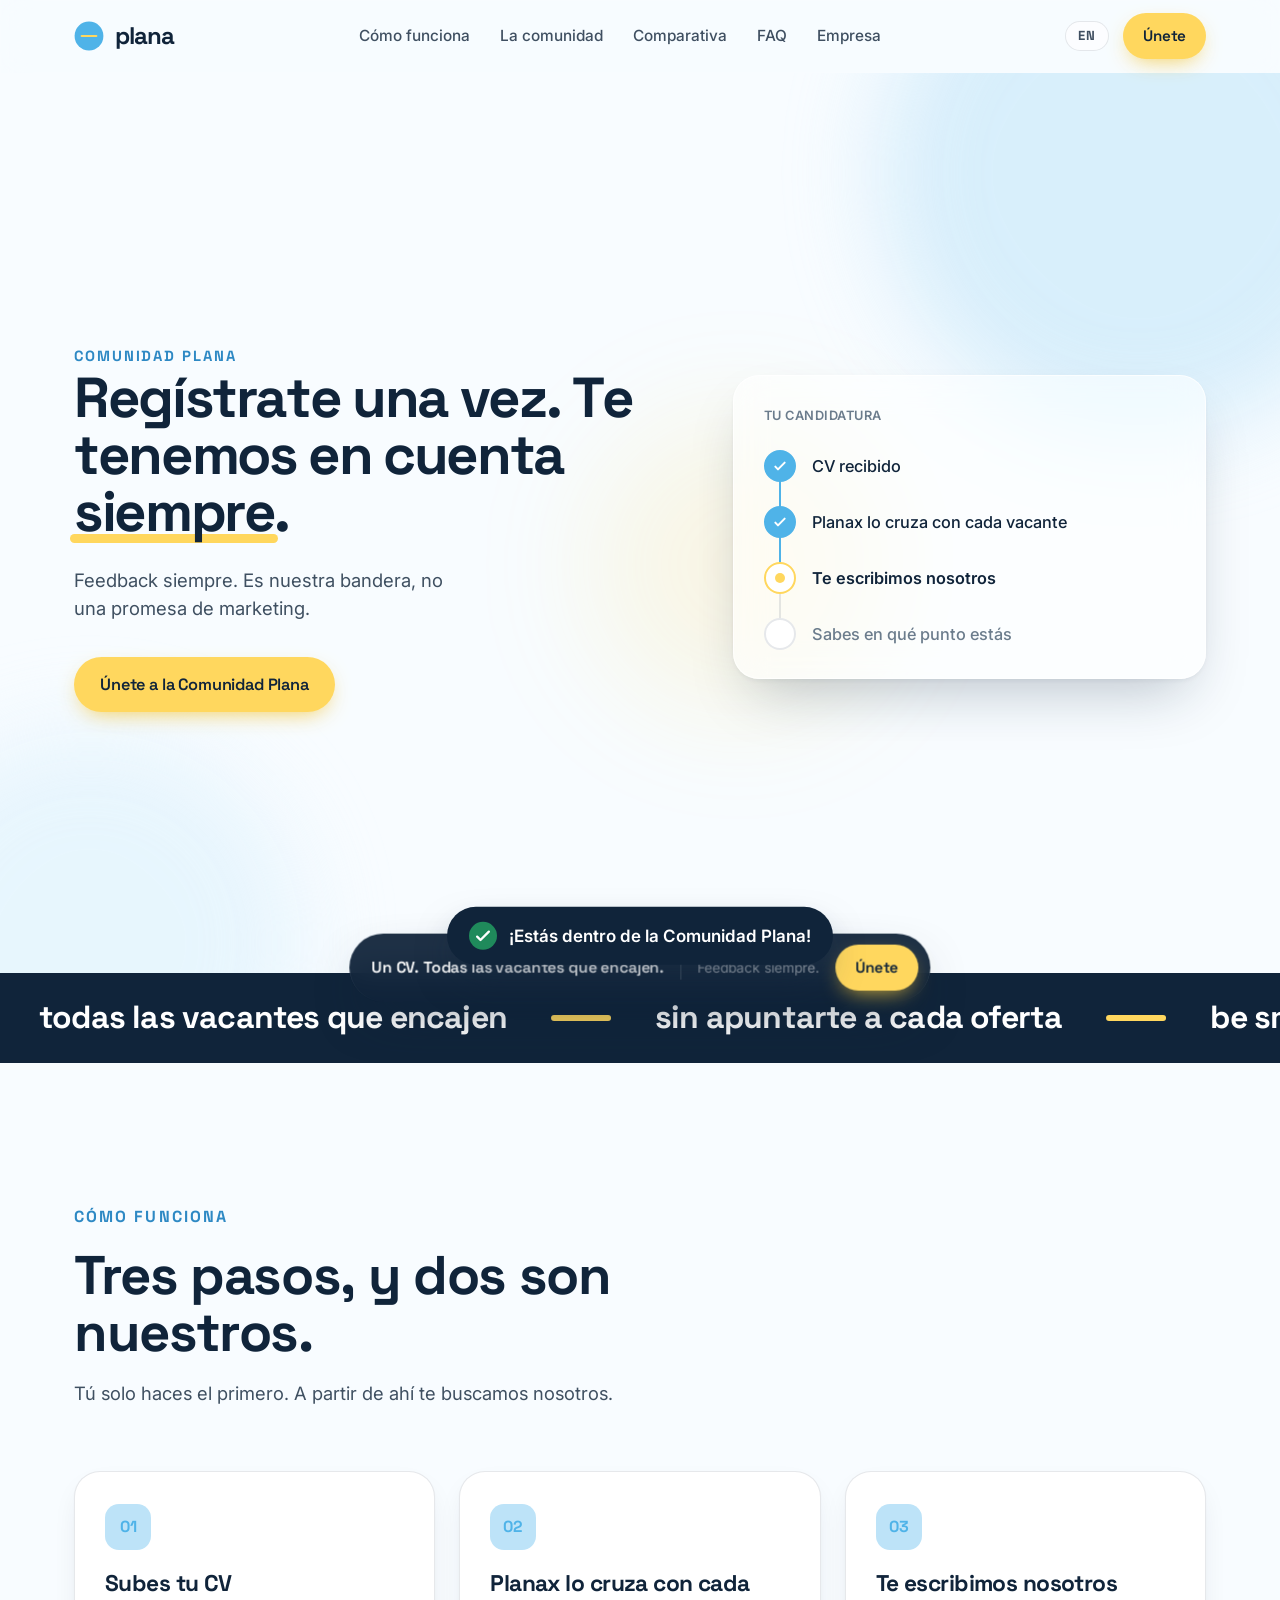
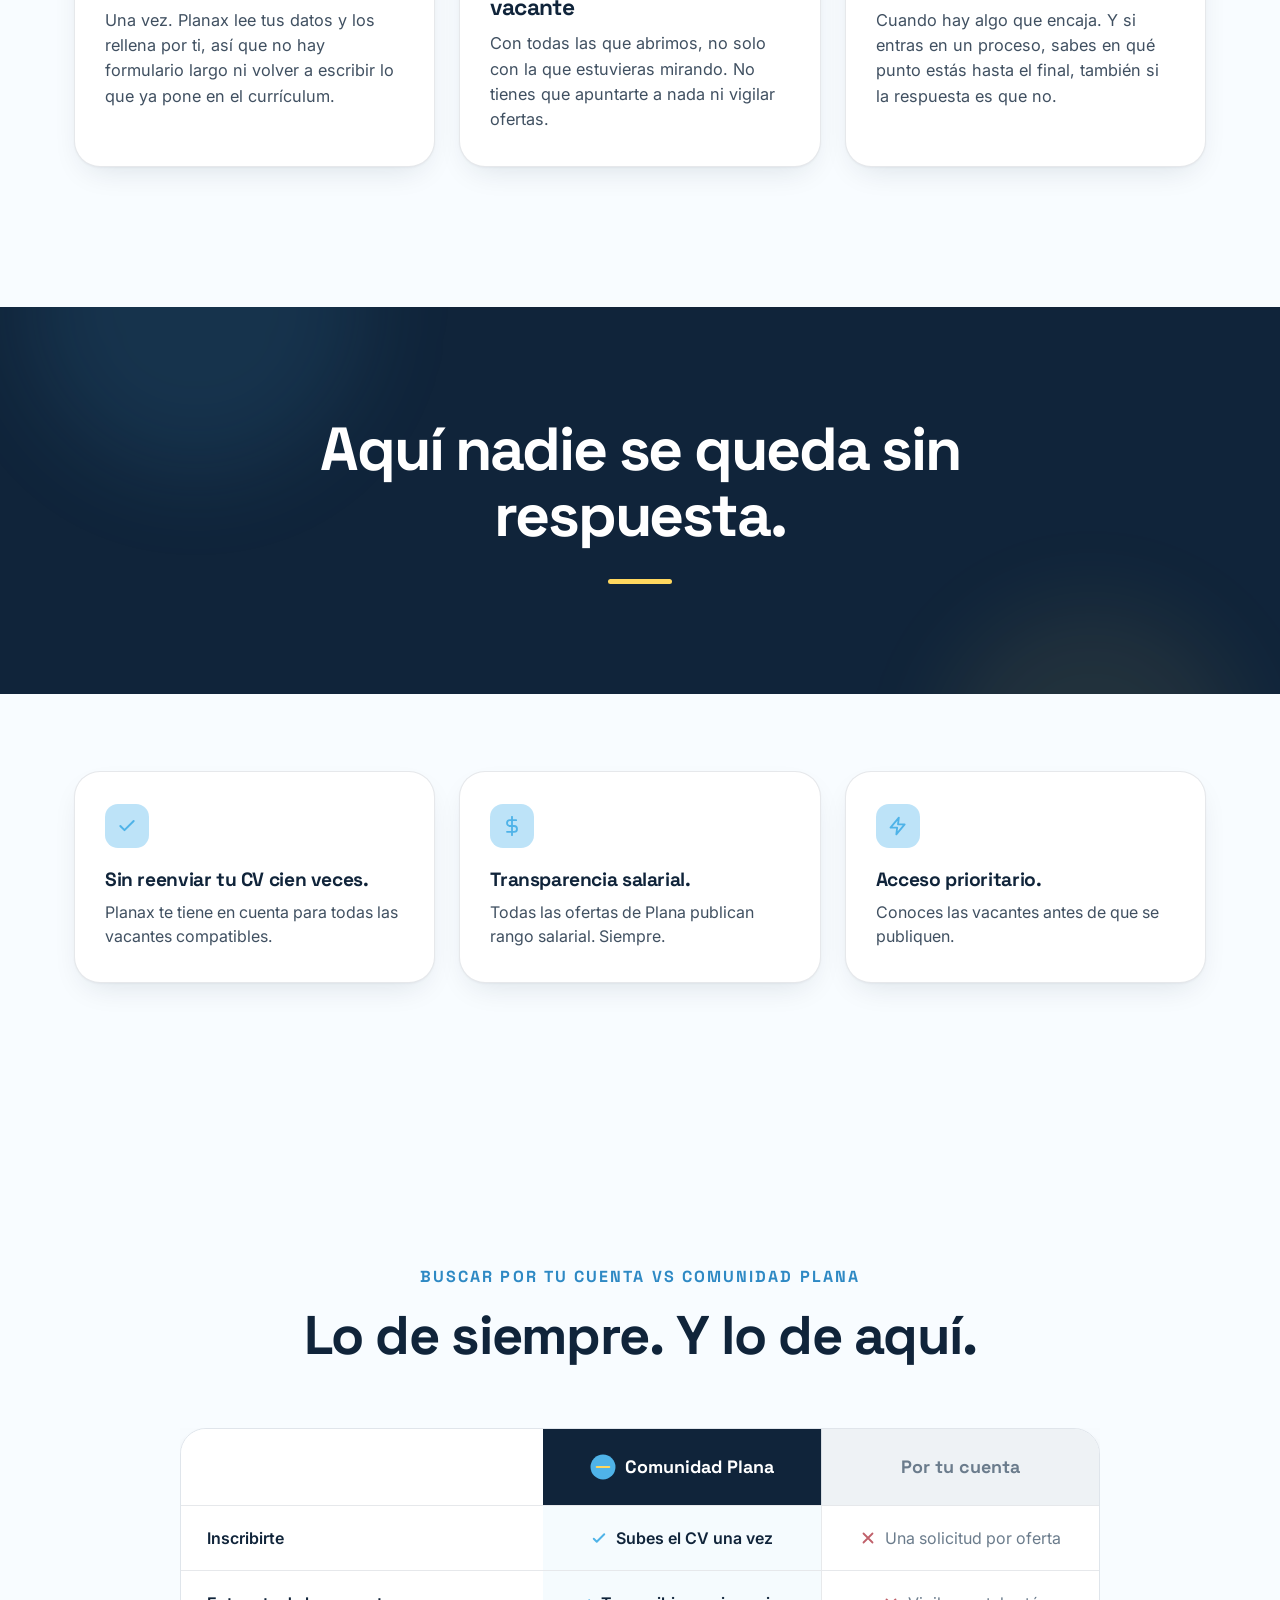
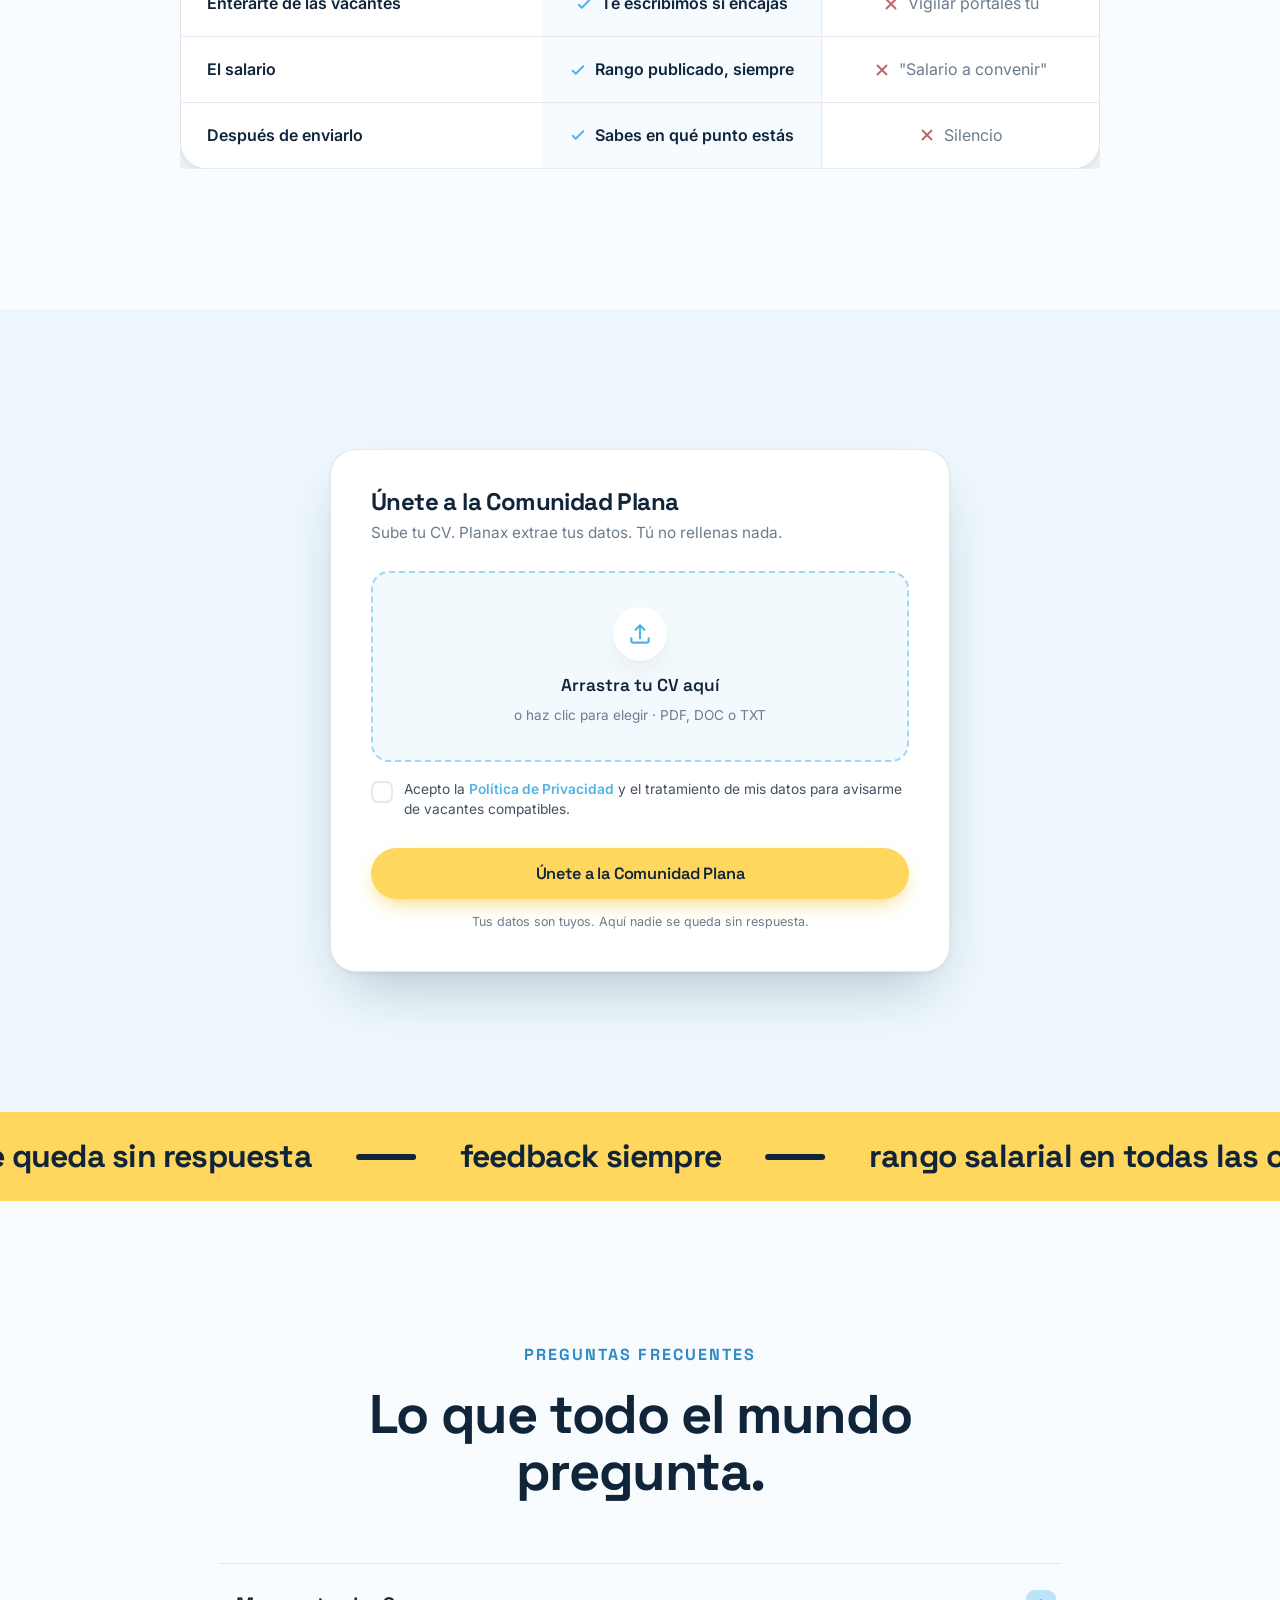
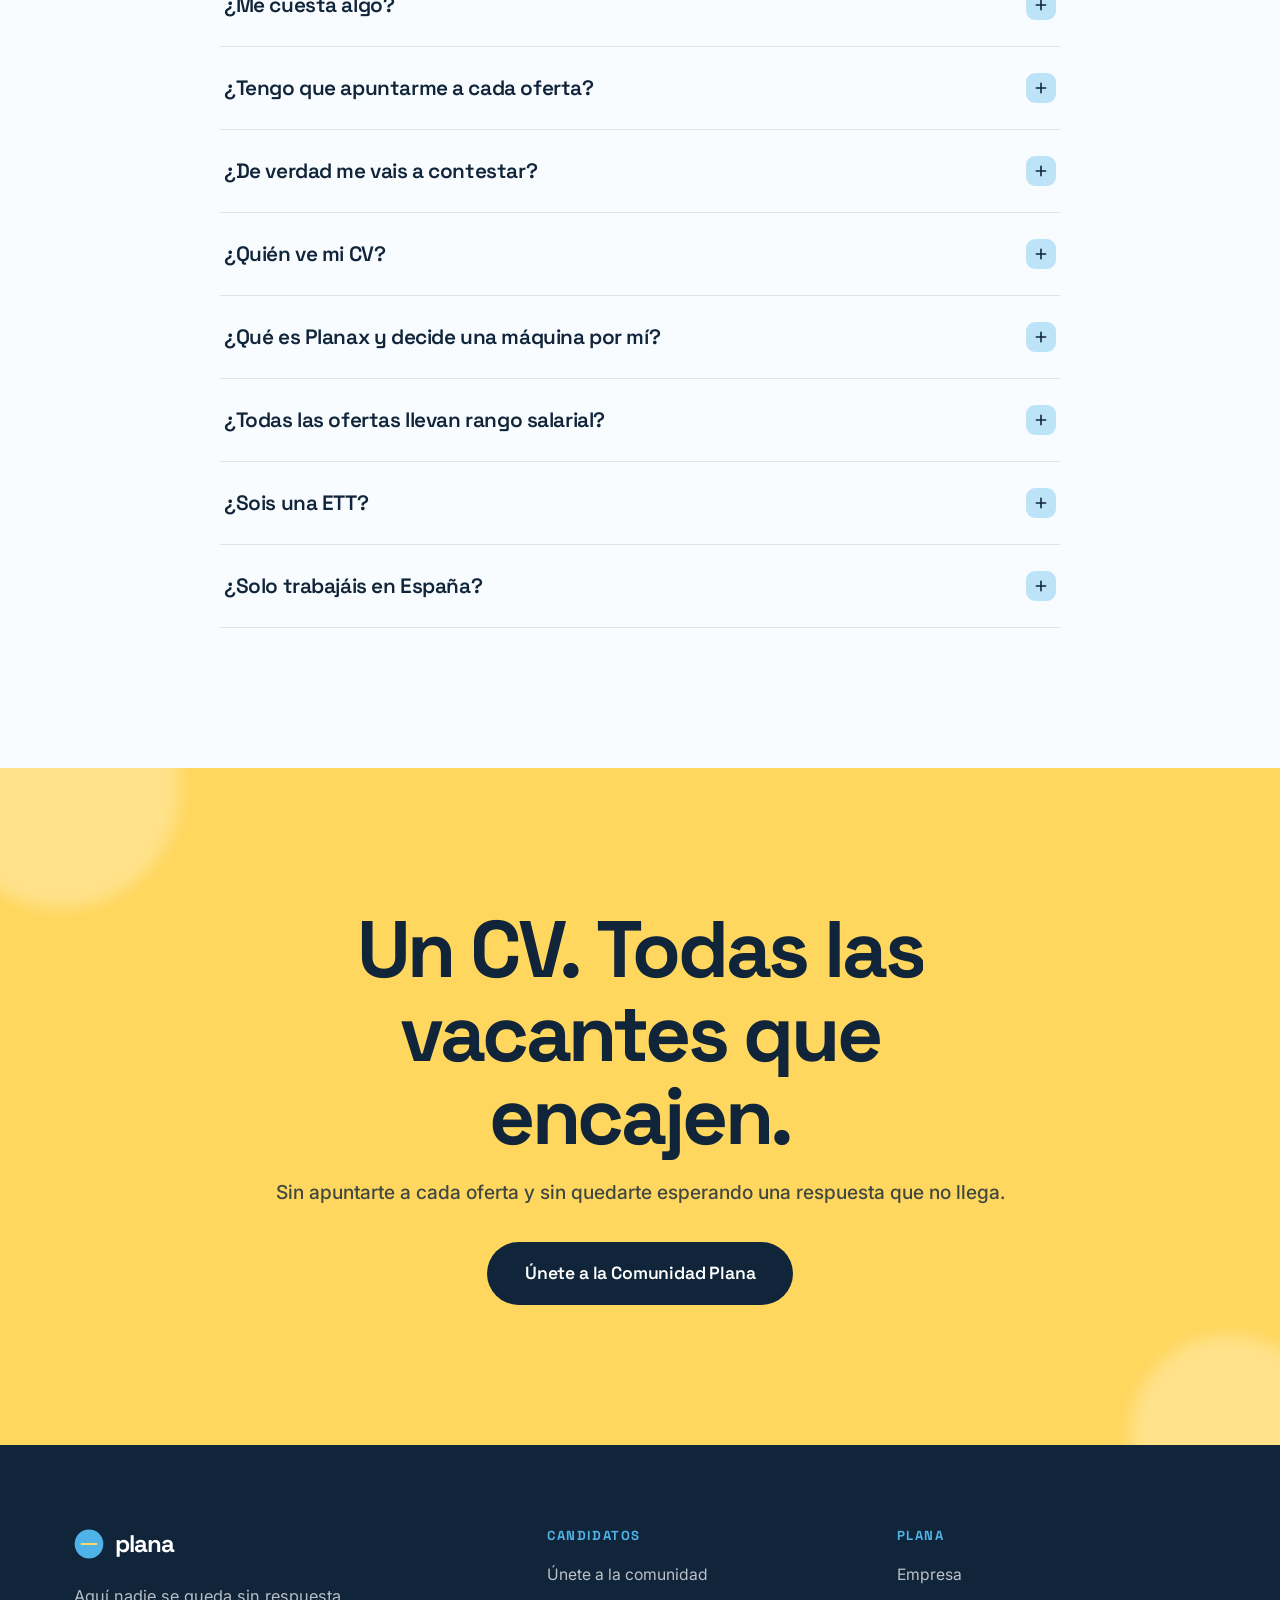
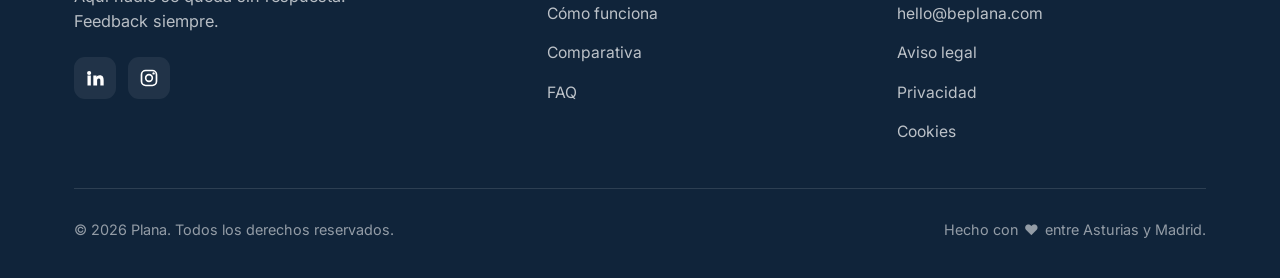
<file: comunidad/index.html>
<!DOCTYPE html>
<html lang="es">
<head>
<meta charset="UTF-8" />
<meta name="viewport" content="width=device-width, initial-scale=1.0" />
<title>Comunidad Plana — Regístrate una vez, te tenemos en cuenta siempre</title>
<meta name="description" content="La Comunidad Plana: súbenos tu CV una vez y te tenemos en cuenta para todas las vacantes compatibles. Feedback siempre, rango salarial en todas las ofertas y acceso prioritario." />
<meta name="theme-color" content="#F8FCFF" />

<!-- Open Graph -->
<meta property="og:type" content="website" />
<meta property="og:site_name" content="Plana" />
<meta property="og:title" content="Comunidad Plana" />
<meta property="og:description" content="Regístrate una vez. Te tenemos en cuenta siempre. Aquí nadie se queda sin respuesta." />
<meta property="og:locale" content="es_ES" />
<!-- Las cuatro etiquetas de abajo apuntan a GitHub Pages, que es donde vive
     la web hoy. Los scrapers de LinkedIn y compañía exigen URL absoluta, así
     que una ruta relativa no vale, y la imagen es la og.png de este repo, no
     la de la web de clientes. Si esto se muda a beplana.com hay que cambiar
     las cuatro a la vez. -->
<meta property="og:url" content="https://jaimemamalla.github.io/Plana-Clientes/comunidad/" />
<meta property="og:image" content="https://jaimemamalla.github.io/Plana-Clientes/comunidad/og.png" />
<meta property="og:image:width" content="1200" />
<meta property="og:image:height" content="630" />
<link rel="canonical" href="https://jaimemamalla.github.io/Plana-Clientes/comunidad/" />
<meta name="twitter:card" content="summary_large_image" />
<meta name="twitter:image" content="https://jaimemamalla.github.io/Plana-Clientes/comunidad/og.png" />
<meta name="twitter:title" content="Comunidad Plana" />
<meta name="twitter:description" content="Regístrate una vez. Te tenemos en cuenta siempre." />

<link rel="preconnect" href="https://fonts.googleapis.com" />
<link rel="preconnect" href="https://fonts.gstatic.com" crossorigin />
<link href="https://fonts.googleapis.com/css2?family=Space+Grotesk:wght@400;500;600;700&family=Inter:wght@400;500;600&display=swap" rel="stylesheet" />

<style>
/* ============ TOKENS ============ */

:root {
  --cielo: #4FB3E8;
  --cielo-claro: #BDE3F8;
  --sol: #FFD75E;
  --sol-deep: #F3C53A;
  --tinta: #10243A;
  --nube: #F8FCFF;
  --bruma: #6B7C8C;
  --tinta-80: rgba(16,36,58,.80);
  --tinta-60: rgba(16,36,58,.60);
  --line: rgba(16,36,58,.10);
  --card-shadow: 0 1px 2px rgba(16,36,58,.04), 0 12px 32px -12px rgba(16,36,58,.14);
  --card-shadow-lg: 0 2px 4px rgba(16,36,58,.05), 0 28px 60px -20px rgba(16,36,58,.28);
  --ff-head: 'Space Grotesk', system-ui, sans-serif;
  --ff-body: 'Inter', system-ui, sans-serif;
  --maxw: 1180px;
  --r: 18px;
  --r-lg: 26px;
}

/* ============ RESET ============ */

*,
*::before,
*::after {
  box-sizing: border-box;
  margin: 0;
  padding: 0;
}

html {
  scroll-behavior: smooth;
  -webkit-text-size-adjust: 100%;
}

body {
  font-family: var(--ff-body);
  background: var(--nube);
  color: var(--tinta);
  line-height: 1.55;
  font-size: 17px;
  -webkit-font-smoothing: antialiased;
  text-rendering: optimizeLegibility;
  overflow-x: hidden;
}

img,
svg {
  display: block;
  max-width: 100%;
}

a {
  color: inherit;
  text-decoration: none;
}

button {
  font-family: inherit;
  cursor: pointer;
  border: none;
  background: none;
}

input,
select {
  font-family: inherit;
}

:focus-visible {
  outline: 3px solid var(--cielo);
  outline-offset: 3px;
  border-radius: 6px;
}

::selection {
  background: var(--sol);
  color: var(--tinta);
}

h1,
h2,
h3,
h4 {
  font-family: var(--ff-head);
  font-weight: 700;
  line-height: 1.04;
  letter-spacing: -0.025em;
  color: var(--tinta);
}

/* ============ LAYOUT ============ */

.wrap {
  max-width: var(--maxw);
  margin: 0 auto;
  padding: 0 24px;
}

section {
  position: relative;
}

.eyebrow {
  font-family: var(--ff-head);
  font-weight: 700;
  font-size: 1rem;
  letter-spacing: .13em;
  text-transform: uppercase;
  color: #2E89C4;
  display: inline-flex;
  align-items: center;
  gap: .6em;
}


.section-pad {
  padding: clamp(72px,11vw,140px) 0;
}

/* ============ BUTTONS ============ */

.btn {
  display: inline-flex;
  align-items: center;
  justify-content: center;
  gap: .55em;
  font-family: var(--ff-head);
  font-weight: 600;
  font-size: 1.02rem;
  padding: 15px 26px;
  border-radius: 100px;
  letter-spacing: -0.01em;
  transition: transform .18s cubic-bezier(.2,.8,.2,1), box-shadow .25s, background .2s;
  white-space: nowrap;
}

.btn:active {
  transform: translateY(1px) scale(.99);
}

.btn-sol {
  background: var(--sol);
  color: var(--tinta);
  box-shadow: 0 8px 22px -8px rgba(243,197,58,.9);
}

.btn-sol:hover {
  background: #FFE27E;
  transform: translateY(-2px);
  box-shadow: 0 14px 30px -10px rgba(243,197,58,.95);
}

.btn-tinta {
  background: var(--tinta);
  color: #fff;
}

.btn-tinta:hover {
  background: #1c3a5c;
  transform: translateY(-2px);
}

.btn-ghost {
  background: transparent;
  color: var(--cielo);
  box-shadow: inset 0 0 0 2px var(--cielo);
}

.btn-ghost:hover {
  background: var(--cielo);
  color: #fff;
  transform: translateY(-2px);
}

.btn-cielo {
  background: var(--cielo);
  color: #fff;
  box-shadow: 0 8px 22px -8px rgba(79,179,232,.8);
}

.btn-cielo:hover {
  background: #3da3d9;
  transform: translateY(-2px);
}

.btn-sm {
  padding: 11px 20px;
  font-size: .95rem;
}

/* ============ NAV ============ */

header.nav {
  position: sticky;
  top: 0;
  z-index: 100;
  background: rgba(248,252,255,.78);
  backdrop-filter: saturate(160%) blur(14px);
  border-bottom: 1px solid transparent;
  transition: border-color .3s, box-shadow .3s, background .3s;
}

header.nav.scrolled {
  border-bottom-color: var(--line);
  box-shadow: 0 6px 24px -18px rgba(16,36,58,.5);
}

.nav-inner {
  display: flex;
  align-items: center;
  justify-content: space-between;
  height: 72px;
  max-width: var(--maxw);
  margin: 0 auto;
  padding: 0 24px;
}

.nav-links {
  display: flex;
  align-items: center;
  gap: 30px;
}

.nav-links a {
  font-size: .96rem;
  font-weight: 500;
  color: var(--tinta-80);
  transition: color .2s;
  position: relative;
}

.nav-links a:hover {
  color: var(--tinta);
}

.nav-cta {
  display: flex;
  align-items: center;
  gap: 14px;
}

.nav-toggle {
  display: none;
}

/* ============ LOGO ============ */

.logo {
  display: inline-flex;
  align-items: center;
  gap: 11px;
}

.logo .iso {
  width: 30px;
  height: 30px;
  flex: none;
}

.logo .word {
  font-family: var(--ff-head);
  font-weight: 700;
  font-size: 1.5rem;
  letter-spacing: -0.04em;
  color: var(--tinta);
  position: relative;
  line-height: 1;
}

.logo.neg .word {
  color: #fff;
}

/* ============ HERO ============ */

.hero {
  position: relative;
  overflow: hidden;
  min-height: 100vh;
  display: flex;
  align-items: center;
  padding: clamp(56px,9vw,104px) 0 clamp(56px,8vw,96px);
}

.hero .wrap {
  width: 100%;
}

.sky {
  position: absolute;
  inset: 0;
  z-index: 0;
  pointer-events: none;
  overflow: hidden;
}

.blob {
  position: absolute;
  border-radius: 50%;
  filter: blur(46px);
  opacity: .55;
  will-change: transform;
}

.blob.b1 {
  width: 520px;
  height: 520px;
  background: var(--cielo-claro);
  top: -160px;
  right: -120px;
  animation: float1 19s ease-in-out infinite;
}

.blob.b2 {
  width: 420px;
  height: 420px;
  background: #D9F0FC;
  bottom: -180px;
  left: -120px;
  animation: float2 23s ease-in-out infinite;
}

.blob.b3 {
  width: 300px;
  height: 300px;
  background: rgba(255,215,94,.28);
  top: 38%;
  left: 46%;
  filter: blur(60px);
  animation: float3 27s ease-in-out infinite;
}

@keyframes float1 {
  0%,
  100% {
    transform: translate(0,0) scale(1);
  }
  50% {
    transform: translate(-50px,40px) scale(1.08);
  }
}

@keyframes float2 {
  0%,
  100% {
    transform: translate(0,0) scale(1);
  }
  50% {
    transform: translate(60px,-36px) scale(1.06);
  }
}

@keyframes float3 {
  0%,
  100% {
    transform: translate(0,0);
  }
  50% {
    transform: translate(-40px,30px);
  }
}

.hero-grid {
  position: relative;
  z-index: 1;
  display: grid;
  grid-template-columns: 1.05fr .95fr;
  gap: 56px;
  align-items: center;
}

.hero h1 {
  font-size: clamp(3rem,7.4vw,5.6rem);
  line-height: .96;
  letter-spacing: -0.04em;
}

.hero h1 .mark {
  position: relative;
  white-space: nowrap;
}

.hero h1 .mark .ul {
  position: absolute;
  left: -2%;
  right: -2%;
  bottom: .07em;
  height: .16em;
  border-radius: 6px;
  background: var(--sol);
  z-index: -1;
  transform-origin: left;
  display: block;
}

.hero-sub {
  font-size: clamp(1.12rem,2vw,1.32rem);
  color: var(--tinta-80);
  max-width: 32ch;
  margin: 26px 0 34px;
  font-weight: 400;
  line-height: 1.5;
}

.hero-sub b {
  font-weight: 600;
  color: var(--tinta);
}

.hero-cta {
  display: flex;
  flex-wrap: wrap;
  gap: 14px;
  align-items: center;
}

/* hero visual card */

.hero-visual {
  position: relative;
}

.flatcard {
  background: #fff;
  border-radius: var(--r-lg);
  box-shadow: var(--card-shadow-lg);
  border: 1px solid var(--line);
  padding: 28px;
  position: relative;
  overflow: hidden;
}

.flatcard .fc-top {
  display: flex;
  justify-content: space-between;
  align-items: flex-start;
  margin-bottom: 6px;
}

.fc-label {
  font-size: .8rem;
  font-weight: 600;
  letter-spacing: .04em;
  text-transform: uppercase;
  color: var(--bruma);
}

.fc-old {
  display: flex;
  align-items: baseline;
  gap: 10px;
  color: var(--bruma);
}

.fc-old .v {
  font-family: var(--ff-head);
  font-weight: 700;
  font-size: 1.5rem;
  position: relative;
  display: inline-block;
}

.fc-old .v .cut {
  position: absolute;
  left: -4px;
  right: -4px;
  top: 52%;
  height: 3px;
  border-radius: 2px;
  background: #E15B5B;
  transform-origin: left;
  display: block;
  pointer-events: none;
}

.fc-new {
  font-family: var(--ff-head);
  font-weight: 700;
  font-size: 3.2rem;
  letter-spacing: -0.03em;
  line-height: 1;
  margin-top: 2px;
}

.fc-new small {
  font-size: 1rem;
  font-weight: 500;
  color: var(--bruma);
  font-family: var(--ff-body);
}

.fc-save {
  display: inline-flex;
  align-items: center;
  gap: 8px;
  margin-top: 16px;
  background: var(--sol);
  color: var(--tinta);
  font-family: var(--ff-head);
  font-weight: 700;
  font-size: 1.05rem;
  padding: 9px 16px;
  border-radius: 100px;
  white-space: nowrap;
}

/* EKG flatline inside hero card */

.ekg {
  margin-top: 24px;
  height: 54px;
  width: 100%;
  overflow: visible;
}

.ekg path {
  fill: none;
  stroke-width: 3.5;
  stroke-linecap: round;
  stroke-linejoin: round;
}

.ekg .rail {
  stroke: var(--line);
  stroke-width: 2;
}

.ekg .beat {
  stroke: var(--cielo);
}

.ekg .flat {
  stroke: var(--sol);
  stroke-width: 5;
}

.ekg .head {
  stroke: var(--cielo);
  stroke-width: 9;
  opacity: 0;
}

.ekg .sheen {
  stroke: #fff;
  stroke-width: 5;
  opacity: 0;
  mix-blend-mode: overlay;
}

.fc-replay {
  position: absolute;
  top: 14px;
  right: 14px;
  width: 30px;
  height: 30px;
  border-radius: 50%;
  display: grid;
  place-items: center;
  color: var(--bruma);
  background: transparent;
  opacity: 0;
  transition: opacity .25s, color .2s, background .2s;
}

.flatcard:hover .fc-replay,
.fc-replay:focus-visible {
  opacity: 1;
}

.fc-replay:hover {
  color: var(--cielo);
  background: rgba(79,179,232,.1);
}

/* social proof */

.proof {
  position: relative;
  z-index: 1;
  margin-top: clamp(44px,6vw,72px);
  border-top: 1px solid var(--line);
  padding-top: 26px;
  display: flex;
  align-items: center;
  gap: 16px;
  flex-wrap: wrap;
}

.proof .pill {
  display: inline-flex;
  align-items: center;
  gap: 9px;
  font-size: .86rem;
  font-weight: 600;
  color: var(--cielo);
  background: #fff;
  border: 1px solid var(--line);
  padding: 7px 14px;
  border-radius: 100px;
  box-shadow: var(--card-shadow);
}

.proof p {
  font-size: 1.02rem;
  color: var(--tinta-80);
  font-weight: 500;
  max-width: 62ch;
}

.proof p b {
  color: var(--tinta);
  font-weight: 600;
}

.hero .hero-copy .reveal {
  transition: none;
}

/* reveal animation */

.reveal {
  opacity: 0;
  transform: translateY(26px);
  transition: opacity .7s cubic-bezier(.2,.8,.2,1), transform .7s cubic-bezier(.2,.8,.2,1);
}

.reveal.in {
  opacity: 1;
  transform: none;
}

.reveal.d1 {
  transition-delay: .08s;
}

.reveal.d2 {
  transition-delay: .16s;
}

.reveal.d3 {
  transition-delay: .24s;
}

.reveal.d4 {
  transition-delay: .32s;
}

@media (prefers-reduced-motion: reduce) {
  * {
    animation: none !important;
    scroll-behavior: auto !important;
  }
  .reveal {
    opacity: 1;
    transform: none;
    transition: none;
  }
  .hero h1 .mark .ul {
    transform: scaleX(1);
  }
}

/* ============ SECTION HEAD ============ */

.sec-head {
  max-width: 62ch;
  margin-bottom: clamp(40px,5vw,64px);
}

.sec-head.center {
  margin-left: auto;
  margin-right: auto;
  text-align: center;
}

.sec-head h2 {
  font-size: clamp(2.1rem,4.6vw,3.4rem);
  margin-top: 18px;
}

.sec-head p {
  font-size: 1.15rem;
  color: var(--tinta-80);
  margin-top: 18px;
  line-height: 1.55;
}

.sec-head.center .eyebrow::before {
  display: none;
}

/* ============ CÓMO FUNCIONA ============ */

.steps {
  display: grid;
  grid-template-columns: repeat(3,1fr);
  gap: 24px;
  counter-reset: step;
}

.step {
  background: #fff;
  border: 1px solid var(--line);
  border-radius: var(--r-lg);
  padding: 32px 30px 34px;
  position: relative;
  box-shadow: var(--card-shadow);
  transition: transform .3s, box-shadow .3s;
  overflow: hidden;
}

.step:hover {
  transform: translateY(-5px);
  box-shadow: var(--card-shadow-lg);
}

.step::before {
  counter-increment: step;
  content: "0" counter(step);
  font-family: var(--ff-head);
  font-weight: 700;
  font-size: 1rem;
  color: var(--cielo);
  display: inline-flex;
  align-items: center;
  justify-content: center;
  width: 46px;
  height: 46px;
  border-radius: 14px;
  background: var(--cielo-claro);
  margin-bottom: 22px;
}

.step h3 {
  font-size: 1.42rem;
  margin-bottom: 12px;
}

.step p {
  color: var(--tinta-80);
  font-size: 1.02rem;
  line-height: 1.55;
}

.step .underbar {
  position: absolute;
  left: 0;
  bottom: 0;
  height: 5px;
  width: 0;
  background: var(--sol);
  transition: width .4s ease;
}

.step:hover .underbar {
  width: 100%;
}

@media(max-width:860px) {
  .steps {
    grid-template-columns: 1fr;
  }
}

/* ============ PACKS ============ */

#packs {
  background: linear-gradient(180deg,var(--nube) 0%,#EDF7FD 100%);
}

.packs-grid {
  display: grid;
  grid-template-columns: repeat(3,1fr);
  gap: 24px;
  align-items: stretch;
}

.pack {
  background: #fff;
  border: 1px solid var(--line);
  border-radius: var(--r-lg);
  padding: 34px 30px 32px;
  display: flex;
  flex-direction: column;
  box-shadow: var(--card-shadow);
  position: relative;
  transition: transform .3s, box-shadow .3s;
}

.pack:hover {
  transform: translateY(-6px);
  box-shadow: var(--card-shadow-lg);
}

.pack.feat {
  border: 2px solid var(--tinta);
  box-shadow: var(--card-shadow-lg);
  transform: scale(1.025);
}

.pack.feat:hover {
  transform: scale(1.025) translateY(-6px);
}

.pack-badge {
  position: absolute;
  top: -14px;
  left: 50%;
  transform: translateX(-50%);
  background: var(--sol);
  color: var(--tinta);
  font-family: var(--ff-head);
  font-weight: 700;
  font-size: .82rem;
  letter-spacing: .04em;
  padding: 7px 16px;
  border-radius: 100px;
  white-space: nowrap;
  box-shadow: 0 6px 16px -6px rgba(243,197,58,.9);
}

.pack-name {
  font-family: var(--ff-head);
  font-weight: 700;
  font-size: 1.5rem;
  letter-spacing: -0.02em;
}

.pack-for {
  color: var(--bruma);
  font-size: .95rem;
  margin: 8px 0 22px;
  line-height: 1.45;
  min-height: 2.8em;
}

.pack-price {
  font-family: var(--ff-head);
  font-weight: 700;
  font-size: 3.4rem;
  letter-spacing: -0.035em;
  line-height: 1;
  color: var(--tinta);
}

.pack-price small {
  display: block;
  font-family: var(--ff-body);
  font-weight: 500;
  font-size: .92rem;
  color: var(--bruma);
  letter-spacing: 0;
  margin-top: 8px;
}

.pack hr {
  border: none;
  border-top: 1px solid var(--line);
  margin: 24px 0;
}

.pack-feats {
  list-style: none;
  display: flex;
  flex-direction: column;
  gap: 13px;
  flex: 1;
}

.pack-feats li {
  display: flex;
  gap: 11px;
  font-size: .98rem;
  line-height: 1.4;
  color: var(--tinta-80);
}

.pack-feats li b {
  color: var(--tinta);
  font-weight: 600;
}

.pack-feats .tick {
  flex: none;
  margin-top: 2px;
}

.pack-feats .inc {
  font-weight: 600;
  color: var(--cielo);
}

.pack-cta {
  margin-top: 26px;
}

.pack-cta .btn {
  width: 100%;
}

.pack-guar {
  display: inline-flex;
  align-items: center;
  gap: 7px;
  margin-top: 16px;
  font-size: .85rem;
  font-weight: 600;
  color: var(--cielo);
  align-self: center;
}

@media(max-width:920px) {
  .packs-grid {
    grid-template-columns: 1fr;
    max-width: 460px;
    margin: 0 auto;
  }
  .pack.feat {
    transform: none;
  }
  .pack.feat:hover {
    transform: translateY(-6px);
  }
}

/* ============ ESCALA PLANA ============ */

.escala {
  margin-top: clamp(56px,7vw,84px);
}

.escala-head {
  text-align: center;
  margin-bottom: 34px;
}

.escala-head h3 {
  font-size: clamp(1.6rem,3vw,2.2rem);
}

.escala-head p {
  color: var(--tinta-80);
  margin-top: 10px;
  font-size: 1.05rem;
}

.escala-grid {
  display: grid;
  grid-template-columns: repeat(4,1fr);
  gap: 18px;
}

.tier {
  background: #fff;
  border: 1px solid var(--line);
  border-radius: var(--r);
  padding: 24px 22px;
  text-align: center;
  box-shadow: var(--card-shadow);
  position: relative;
  transition: transform .25s;
}

.tier:hover {
  transform: translateY(-4px);
}

.tier.unl {
  background: var(--tinta);
  border-color: var(--tinta);
}

.tier .vol {
  font-size: .9rem;
  font-weight: 600;
  color: var(--bruma);
  margin-bottom: 10px;
}

.tier.unl .vol {
  color: var(--cielo-claro);
}

.tier .disc {
  font-family: var(--ff-head);
  font-weight: 700;
  font-size: 2.4rem;
  letter-spacing: -0.03em;
  color: var(--tinta);
  line-height: 1;
}

.tier .disc.zero {
  color: var(--bruma);
}

.tier.unl .disc {
  color: var(--sol);
  font-size: 1.5rem;
  line-height: 1.1;
}

.tier .note {
  font-size: .85rem;
  color: var(--bruma);
  margin-top: 10px;
  line-height: 1.4;
}

.tier.unl .note {
  color: rgba(255,255,255,.78);
}

.tier.unl .btn {
  margin-top: 14px;
}

@media(max-width:820px) {
  .escala-grid {
    grid-template-columns: repeat(2,1fr);
  }
}

@media(max-width:440px) {
  .escala-grid {
    grid-template-columns: 1fr;
  }
}

/* ============ CALCULADORA ============ */

.calc {
  margin-top: clamp(56px,7vw,90px);
  background: var(--tinta);
  border-radius: var(--r-lg);
  padding: clamp(32px,5vw,56px);
  color: #fff;
  overflow: hidden;
  position: relative;
  box-shadow: var(--card-shadow-lg);
}

.calc-grid {
  display: grid;
  grid-template-columns: 1fr 1.1fr;
  gap: clamp(32px,5vw,64px);
  align-items: center;
  position: relative;
  z-index: 1;
}

.calc h3 {
  color: #fff;
  font-size: clamp(1.7rem,3vw,2.3rem);
}

.calc .eyebrow {
  color: var(--sol);
}

.calc .eyebrow::before {
  background: var(--sol);
}

.calc-sub {
  color: rgba(255,255,255,.7);
  margin: 14px 0 30px;
  font-size: 1.05rem;
}

.field {
  margin-bottom: 26px;
}

.field label {
  display: flex;
  justify-content: space-between;
  align-items: baseline;
  font-weight: 600;
  font-size: .95rem;
  margin-bottom: 12px;
}

.field label .lv {
  font-family: var(--ff-head);
  font-weight: 700;
  color: var(--sol);
  font-size: 1.05rem;
}

.salary-input {
  position: relative;
  display: flex;
  align-items: center;
}

.salary-input span {
  position: absolute;
  left: 18px;
  font-family: var(--ff-head);
  font-weight: 700;
  font-size: 1.2rem;
  color: rgba(255,255,255,.5);
}

.salary-input input[type=number] {
  width: 100%;
  background: rgba(255,255,255,.06);
  border: 1.5px solid rgba(255,255,255,.16);
  border-radius: 14px;
  color: #fff;
  font-family: var(--ff-head);
  font-weight: 700;
  font-size: 1.4rem;
  padding: 15px 18px 15px 42px;
  letter-spacing: -0.02em;
}

.salary-input input:focus {
  border-color: var(--sol);
  background: rgba(255,255,255,.1);
  outline: none;
}

input[type=range] {
  -webkit-appearance: none;
  width: 100%;
  height: 6px;
  border-radius: 6px;
  background: rgba(255,255,255,.18);
  outline: none;
}

input[type=range]::-webkit-slider-thumb {
  -webkit-appearance: none;
  width: 24px;
  height: 24px;
  border-radius: 50%;
  background: var(--sol);
  cursor: pointer;
  border: 4px solid var(--tinta);
  box-shadow: 0 0 0 1.5px var(--sol);
}

input[type=range]::-moz-range-thumb {
  width: 24px;
  height: 24px;
  border-radius: 50%;
  background: var(--sol);
  cursor: pointer;
  border: 4px solid var(--tinta);
  box-shadow: 0 0 0 1.5px var(--sol);
}

.range-row {
  display: flex;
  justify-content: space-between;
  font-size: .78rem;
  color: rgba(255,255,255,.5);
  margin-top: 8px;
}

/* results */

.calc-result {
  background: rgba(255,255,255,.05);
  border: 1px solid rgba(255,255,255,.12);
  border-radius: var(--r);
  padding: 30px;
}

.cr-line {
  display: flex;
  justify-content: space-between;
  align-items: center;
  padding: 16px 0;
  border-bottom: 1px solid rgba(255,255,255,.1);
}

.cr-line:first-child {
  padding-top: 0;
}

.cr-line .lbl {
  color: rgba(255,255,255,.74);
  font-size: .98rem;
}

.cr-line .amt {
  font-family: var(--ff-head);
  font-weight: 700;
  font-size: 1.7rem;
  letter-spacing: -0.02em;
}

.cr-line.agency .amt {
  color: #fff;
  text-decoration: line-through;
  text-decoration-color: #E96B6B;
  text-decoration-thickness: 3px;
  opacity: .85;
}

.cr-line.plana .amt {
  color: var(--cielo);
}

.cr-save {
  text-align: center;
  padding-top: 24px;
}

.cr-save .cap {
  font-size: .92rem;
  color: rgba(255,255,255,.7);
  text-transform: uppercase;
  letter-spacing: .1em;
  font-weight: 600;
}

.cr-save .big {
  font-family: var(--ff-head);
  font-weight: 700;
  font-size: clamp(3rem,7vw,4.4rem);
  color: var(--sol);
  letter-spacing: -0.04em;
  line-height: 1;
  margin: 8px 0 4px;
}

.cr-save .pct {
  font-size: 1.05rem;
  font-weight: 600;
  color: var(--sol);
}

.calc::after {
  content: "";
  position: absolute;
  width: 380px;
  height: 380px;
  border-radius: 50%;
  background: radial-gradient(circle,rgba(79,179,232,.4),transparent 70%);
  top: -140px;
  right: -100px;
  filter: blur(20px);
}

@media(max-width:860px) {
  .calc-grid {
    grid-template-columns: 1fr;
    gap: 36px;
  }
}

/* ============ PLANAX ============ */

#planax {
  background: var(--tinta);
  color: #fff;
  overflow: hidden;
  position: relative;
}

#planax .wrap {
  position: relative;
  z-index: 2;
}

.px-bg {
  position: absolute;
  inset: 0;
  z-index: 0;
  pointer-events: none;
  overflow: hidden;
}

.px-bg .grid {
  position: absolute;
  inset: -2px;
  background-image: linear-gradient(rgba(255,255,255,.04) 1px,transparent 1px),linear-gradient(90deg,rgba(255,255,255,.04) 1px,transparent 1px);
  background-size: 44px 44px;
  mask-image: radial-gradient(ellipse 80% 70% at 50% 30%,#000 30%,transparent 80%);
  -webkit-mask-image: radial-gradient(ellipse 80% 70% at 50% 30%,#000 30%,transparent 80%);
}

.px-bg .glow {
  position: absolute;
  border-radius: 50%;
  filter: blur(60px);
}

.px-bg .glow.y {
  width: 520px;
  height: 520px;
  background: rgba(255,215,94,.14);
  top: -120px;
  left: 50%;
  transform: translateX(-50%);
}

.px-bg .glow.c {
  width: 460px;
  height: 460px;
  background: rgba(79,179,232,.22);
  bottom: -200px;
  right: -120px;
}

#planax .eyebrow {
  color: var(--sol);
}

#planax .eyebrow::before {
  background: var(--sol);
}

#planax h2 {
  color: #fff;
}

/* head */

.px-head {
  text-align: center;
  max-width: 60ch;
  margin: 0 auto clamp(40px,5vw,60px);
}

.px-badge {
  display: inline-flex;
  align-items: center;
  gap: 9px;
  background: rgba(255,215,94,.1);
  border: 1px solid rgba(255,215,94,.32);
  color: var(--sol);
  font-family: var(--ff-head);
  font-weight: 600;
  font-size: .82rem;
  letter-spacing: .04em;
  padding: 8px 16px;
  border-radius: 100px;
  margin-bottom: 24px;
}

.px-badge .live {
  width: 9px;
  height: 9px;
  border-radius: 50%;
  background: var(--sol);
  box-shadow: 0 0 0 0 rgba(255,215,94,.7);
  animation: live 1.8s ease-out infinite;
}

@keyframes live {
  0% {
    box-shadow: 0 0 0 0 rgba(255,215,94,.6);
  }
  70% {
    box-shadow: 0 0 0 11px rgba(255,215,94,0);
  }
  100% {
    box-shadow: 0 0 0 0 rgba(255,215,94,0);
  }
}

.px-head h2 {
  font-size: clamp(2.4rem,5.6vw,4rem);
  letter-spacing: -0.04em;
}

.px-head h2 .y {
  color: var(--sol);
}

.px-head p {
  color: rgba(255,255,255,.72);
  font-size: clamp(1.05rem,2vw,1.25rem);
  margin-top: 18px;
}

/* stage: live panel + side */

.px-stage {
  display: grid;
  grid-template-columns: 1.18fr .82fr;
  gap: clamp(28px,4vw,48px);
  align-items: center;
  margin-bottom: clamp(40px,5vw,60px);
}

.panel {
  background: linear-gradient(180deg,rgba(255,255,255,.07),rgba(255,255,255,.03));
  border: 1px solid rgba(255,255,255,.14);
  border-radius: 22px;
  padding: 24px;
  box-shadow: 0 40px 80px -30px rgba(0,0,0,.6);
  backdrop-filter: blur(6px);
  position: relative;
  overflow: hidden;
}

.panel-top {
  display: flex;
  align-items: center;
  justify-content: space-between;
  gap: 12px;
  padding-bottom: 18px;
  border-bottom: 1px solid rgba(255,255,255,.1);
}

.panel-top .role {
  font-family: var(--ff-head);
  font-weight: 700;
  font-size: 1.12rem;
  letter-spacing: -0.02em;
}

.panel-top .loc {
  font-size: .82rem;
  color: rgba(255,255,255,.5);
}

.panel-top .status {
  display: inline-flex;
  align-items: center;
  gap: 7px;
  font-size: .78rem;
  font-weight: 600;
  color: #6FE0A8;
  background: rgba(111,224,168,.12);
  padding: 6px 12px;
  border-radius: 100px;
}

.panel-top .status .d {
  width: 7px;
  height: 7px;
  border-radius: 50%;
  background: #6FE0A8;
  animation: live 1.8s ease-out infinite;
}

.panel-pipe {
  display: grid;
  grid-template-columns: repeat(3,1fr);
  gap: 12px;
  margin: 20px 0;
}

.pipe {
  background: rgba(255,255,255,.04);
  border: 1px solid rgba(255,255,255,.08);
  border-radius: 14px;
  padding: 16px 14px;
}

.pipe .num {
  font-family: var(--ff-head);
  font-weight: 700;
  font-size: 1.9rem;
  letter-spacing: -0.03em;
  line-height: 1;
}

.pipe.f .num {
  color: var(--sol);
}

.pipe .lbl {
  font-size: .76rem;
  color: rgba(255,255,255,.55);
  margin-top: 6px;
}

.pipe .bar {
  height: 4px;
  border-radius: 3px;
  background: rgba(255,255,255,.1);
  margin-top: 12px;
  overflow: hidden;
}

.pipe .bar i {
  display: block;
  height: 100%;
  border-radius: 3px;
  background: var(--cielo);
  width: 0;
  transition: width 1.1s cubic-bezier(.2,.8,.2,1);
}

.pipe.f .bar i {
  background: var(--sol);
}

/* panel pulse strip */

.panel-pulse {
  height: 42px;
  margin: 4px 0 18px;
}

.panel-pulse svg {
  width: 100%;
  height: 100%;
  overflow: visible;
}

.panel-pulse .pl {
  fill: none;
  stroke: var(--sol);
  stroke-width: 2.2;
  stroke-linecap: round;
  stroke-linejoin: round;
  filter: drop-shadow(0 0 5px rgba(255,215,94,.7));
}

.panel-pulse .pb {
  fill: none;
  stroke: rgba(255,255,255,.1);
  stroke-width: 1.5;
}

.panel-pulse .dot {
  fill: var(--sol);
  filter: drop-shadow(0 0 7px rgba(255,215,94,.95));
}

/* insight chips */

.panel-ins {
  display: flex;
  flex-wrap: wrap;
  gap: 10px;
  margin-bottom: 18px;
}

.chip-i {
  display: inline-flex;
  align-items: center;
  gap: 8px;
  background: rgba(79,179,232,.1);
  border: 1px solid rgba(79,179,232,.28);
  border-radius: 12px;
  padding: 9px 13px;
  font-size: .82rem;
}

.chip-i b {
  font-family: var(--ff-head);
  font-weight: 700;
  color: #fff;
}

.chip-i span {
  color: rgba(255,255,255,.6);
}

/* candidate rows */

.panel-cands {
  display: flex;
  flex-direction: column;
  gap: 10px;
}

.cand {
  display: flex;
  align-items: center;
  gap: 13px;
  background: rgba(255,255,255,.03);
  border: 1px solid rgba(255,255,255,.07);
  border-radius: 12px;
  padding: 11px 14px;
}

.cand .av {
  width: 36px;
  height: 36px;
  border-radius: 50%;
  flex: none;
  display: flex;
  align-items: center;
  justify-content: center;
  font-family: var(--ff-head);
  font-weight: 700;
  font-size: .86rem;
  color: var(--tinta);
}

.cand .nm {
  flex: 1;
  min-width: 0;
}

.cand .nm .n {
  font-weight: 600;
  font-size: .92rem;
}

.cand .nm .t {
  font-size: .76rem;
  color: rgba(255,255,255,.5);
}

.cand .score {
  font-family: var(--ff-head);
  font-weight: 700;
  font-size: 1.05rem;
  color: var(--sol);
}

/* side */

.px-side .anchor {
  font-family: var(--ff-head);
  font-weight: 600;
  font-size: clamp(1.5rem,2.6vw,2rem);
  line-height: 1.25;
  letter-spacing: -0.025em;
  color: #fff;
}

.px-side .anchor .y {
  color: var(--sol);
}

.px-side .hl {
  display: flex;
  gap: 14px;
  margin-top: 26px;
}

.px-side .hl .v {
  font-family: var(--ff-head);
  font-weight: 700;
  font-size: 2.4rem;
  letter-spacing: -0.03em;
  line-height: 1;
  color: var(--sol);
}

.px-side .hl .k {
  font-size: .84rem;
  color: rgba(255,255,255,.6);
  margin-top: 4px;
  max-width: 16ch;
}

.px-side .hldiv {
  width: 1px;
  background: rgba(255,255,255,.14);
}

/* features */

.planax-feats {
  display: grid;
  grid-template-columns: repeat(3,1fr);
  gap: 18px;
}

.pf {
  position: relative;
  background: rgba(255,255,255,.04);
  border: 1px solid rgba(255,255,255,.1);
  border-radius: var(--r);
  padding: 26px 24px;
  transition: border-color .3s, background .3s, transform .3s;
  overflow: hidden;
}

.pf::after {
  content: "";
  position: absolute;
  left: 0;
  right: 0;
  top: 0;
  height: 2px;
  background: linear-gradient(90deg,transparent,var(--sol),transparent);
  transform: scaleX(0);
  transition: transform .4s ease;
}

.pf:hover {
  border-color: rgba(255,215,94,.45);
  background: rgba(255,255,255,.07);
  transform: translateY(-4px);
}

.pf:hover::after {
  transform: scaleX(1);
}

.pf-ico {
  width: 46px;
  height: 46px;
  border-radius: 13px;
  background: rgba(255,215,94,.14);
  border: 1px solid rgba(255,215,94,.2);
  display: flex;
  align-items: center;
  justify-content: center;
  margin-bottom: 18px;
}

.pf h3 {
  color: #fff;
  font-size: 1.18rem;
  margin-bottom: 8px;
}

.pf p {
  color: rgba(255,255,255,.68);
  font-size: .97rem;
  line-height: 1.5;
}

@media(max-width:980px) {
  .px-stage {
    grid-template-columns: 1fr;
    gap: 32px;
  }
  .planax-feats {
    grid-template-columns: 1fr 1fr;
  }
}

@media(max-width:640px) {
  .planax-feats {
    grid-template-columns: 1fr;
  }
  .panel-pipe {
    gap: 8px;
  }
  .pipe {
    padding: 13px 11px;
  }
  .pipe .num {
    font-size: 1.5rem;
  }
}

/* ============ COMPARATIVA ============ */

.compare {
  max-width: 920px;
  margin: 0 auto;
  border-radius: var(--r-lg);
  overflow: hidden;
  box-shadow: var(--card-shadow-lg);
  border: 1px solid var(--line);
}

.compare-head {
  display: grid;
  grid-template-columns: 1.3fr 1fr 1fr;
}

.compare-head>div {
  padding: 24px 26px;
  font-family: var(--ff-head);
  font-weight: 700;
  font-size: 1.12rem;
}

.ch-spacer {
  background: #fff;
}

.ch-agency {
  background: #EEF2F5;
  color: var(--bruma);
  text-align: center;
  border-left: 1px solid var(--line);
}

.ch-plana {
  background: var(--tinta);
  color: #fff;
  text-align: center;
  display: flex;
  align-items: center;
  justify-content: center;
  gap: 9px;
}

.ch-plana .dot {
  width: 22px;
  height: 22px;
  border-radius: 50%;
  background: #fff;
  display: inline-flex;
  align-items: center;
  justify-content: center;
}

.crow {
  display: grid;
  grid-template-columns: 1.3fr 1fr 1fr;
  background: #fff;
  border-top: 1px solid var(--line);
}

.crow>div {
  padding: 20px 26px;
  display: flex;
  align-items: center;
  font-size: 1rem;
}

.crow .feat-label {
  font-weight: 600;
  color: var(--tinta);
}

.crow .c-agency {
  justify-content: center;
  text-align: center;
  color: var(--bruma);
  border-left: 1px solid var(--line);
  gap: 8px;
}

.crow .c-plana {
  justify-content: center;
  text-align: center;
  color: var(--tinta);
  font-weight: 600;
  background: rgba(189,227,248,.16);
  gap: 8px;
}

.x-ico,
.v-ico {
  flex: none;
}

@media(max-width:680px) {
  .compare-head>div,
  .crow>div {
    padding: 14px 14px;
    font-size: .9rem;
  }
  .crow .feat-label {
    font-size: .85rem;
  }
}

.gshape {
  position: absolute;
  pointer-events: none;
  z-index: 0;
  border-radius: 50%;
  filter: blur(48px);
  opacity: .5;
  will-change: transform;
}

@keyframes floatA {
  0%,
  100% {
    transform: translate(0,0) scale(1);
  }
  50% {
    transform: translate(26px,-30px) scale(1.12);
  }
}

@keyframes floatB {
  0%,
  100% {
    transform: translate(0,0) scale(1);
  }
  50% {
    transform: translate(-32px,24px) scale(1.1);
  }
}

.gshape.fa {
  animation: floatA 19s ease-in-out infinite;
}

.gshape.fb {
  animation: floatB 24s ease-in-out infinite;
}

/* ============ COMUNIDAD ============ */

#com-title {
  font-size: clamp(2.5rem,4.4vw,4rem);
  line-height: 1.02;
  perspective: 560px;
}

#com-title .hw {
  display: inline-block;
  white-space: nowrap;
}

#com-title .hc {
  display: inline-block;
  opacity: 0;
  transform: translateX(var(--hx,0)) rotateX(var(--hr,0));
  transition: transform 1.1s cubic-bezier(.16,1,.3,1), opacity .7s ease;
}

#com-title.hin .hc {
  opacity: 1;
  transform: none;
}

#hero .hero-grid {
  grid-template-columns: 1.12fr .88fr;
}

/* Tarjeta "Tu candidatura", la pareja de la tarjeta de precios de la web
   de empresas. Cada tramo del raíl arranca a media altura de su icono y
   mide el 100% del li, padding-bottom incluido, así que acaba justo en el
   centro del icono siguiente sin medir nada por JS. */

.cand-card {
  padding: 30px 30px 28px;
}

.cand-card .fc-label {
  display: block;
  margin-bottom: 24px;
}

.cand-steps {
  list-style: none;
  margin: 0;
  padding: 0;
}

.cs {
  position: relative;
  display: flex;
  align-items: flex-start;
  gap: 16px;
  padding-bottom: 24px;
}

.cs:last-child {
  padding-bottom: 0;
}

.cs::before,
.cs::after {
  content: "";
  position: absolute;
  left: 15px;
  top: 16px;
  width: 2px;
  height: 100%;
  border-radius: 2px;
}

.cs::before {
  background: var(--line);
}

.cs::after {
  background: var(--cielo);
  transform: scaleY(0);
  transform-origin: top;
  transition: transform .55s cubic-bezier(.65,0,.35,1);
}

.cs:last-child::before,
.cs:last-child::after {
  display: none;
}

.cs.link::after {
  transform: scaleY(1);
}

.cs-ico {
  position: relative;
  z-index: 1;
  flex: none;
  width: 32px;
  height: 32px;
  border-radius: 50%;
  background: #fff;
  border: 2px solid var(--line);
  display: flex;
  align-items: center;
  justify-content: center;
  transition: background .35s, border-color .35s;
}

.cs-ico .ck {
  opacity: 0;
  transform: scale(.4);
  transition: opacity .25s, transform .5s cubic-bezier(.34,1.56,.64,1);
}

.cs-ico .dot {
  position: absolute;
  width: 10px;
  height: 10px;
  border-radius: 50%;
  background: var(--sol);
  opacity: 0;
  transform: scale(0);
  transition: opacity .3s, transform .5s cubic-bezier(.34,1.56,.64,1);
}

.cs-txt {
  padding-top: 5px;
  font-size: 1.02rem;
  font-weight: 500;
  line-height: 1.35;
  color: var(--bruma);
  transition: color .35s;
}

.cs.done .cs-ico {
  background: var(--cielo);
  border-color: var(--cielo);
}

.cs.done .ck {
  opacity: 1;
  transform: none;
}

.cs.done .cs-txt {
  color: var(--tinta);
}

.cs.now .cs-ico {
  border-color: var(--sol);
}

.cs.now .dot {
  opacity: 1;
  transform: none;
  animation: live 1.8s ease-out infinite;
}

.cs.now .cs-txt {
  color: var(--tinta);
  font-weight: 600;
}

@media(max-width:900px) {
  #hero .hero-grid {
    grid-template-columns: 1fr;
    gap: 44px;
  }
  #com-title {
    font-size: clamp(2.5rem,6.6vw,3.6rem);
  }
  #hero .hero-visual {
    max-width: 460px;
  }
}

/* La bandera: el titular de #ventajas, en su propia banda oscura para
   partir una pagina que si no seria clara de arriba abajo. */

.bandera {
  background: var(--tinta);
  overflow: hidden;
  padding: clamp(64px,9vw,110px) 0;
}

.bandera-txt {
  position: relative;
  z-index: 1;
  color: #fff;
  text-align: center;
  max-width: 20ch;
  margin: 0 auto;
  font-size: clamp(2.1rem,5.4vw,3.8rem);
  line-height: 1.08;
  letter-spacing: -0.035em;
}

.bandera-txt::after {
  content: "";
  display: block;
  width: 64px;
  height: 5px;
  border-radius: 3px;
  background: var(--sol);
  margin: 30px auto 0;
}

.vent-grid {
  display: grid;
  grid-template-columns: repeat(3,1fr);
  gap: 24px;
}

.vent {
  background: #fff;
  border: 1px solid var(--line);
  border-radius: var(--r-lg);
  padding: 32px 30px 34px;
  box-shadow: var(--card-shadow);
  transition: transform .3s, box-shadow .3s;
}

.vent:hover {
  transform: translateY(-5px);
  box-shadow: var(--card-shadow-lg);
}

.vent .ci {
  width: 44px;
  height: 44px;
  border-radius: 13px;
  background: var(--cielo-claro);
  display: flex;
  align-items: center;
  justify-content: center;
  margin-bottom: 22px;
}

.vent h3 {
  font-size: 1.2rem;
  letter-spacing: -0.02em;
  margin-bottom: 10px;
}

.vent p {
  color: var(--tinta-80);
  font-size: 1rem;
  line-height: 1.5;
}

/* Menos aire arriba: la banda oscura de encima hace de titular de esta
   seccion, asi que las tarjetas tienen que leerse pegadas a ella. */
#ventajas {
  padding-top: clamp(48px,6vw,84px);
}

#unete {
  background: #EDF7FD;
}

.unete-inner {
  max-width: 620px;
  margin: 0 auto;
}

@media(max-width:860px) {
  .vent-grid {
    grid-template-columns: 1fr;
  }
}

/* ============ FAQ ============ */

.faq-wrap {
  max-width: 840px;
  margin: 0 auto;
}

.faq-item {
  border-bottom: 1px solid var(--line);
}

.faq-item:first-child {
  border-top: 1px solid var(--line);
}

.faq-q {
  width: 100%;
  display: flex;
  justify-content: space-between;
  align-items: center;
  gap: 20px;
  text-align: left;
  padding: 26px 4px;
  font-family: var(--ff-head);
  font-weight: 600;
  font-size: clamp(1.08rem,2vw,1.3rem);
  letter-spacing: -0.02em;
  color: var(--tinta);
  transition: color .2s;
}

.faq-q:hover {
  color: var(--cielo);
}

.faq-ico {
  flex: none;
  width: 30px;
  height: 30px;
  border-radius: 9px;
  background: var(--cielo-claro);
  display: flex;
  align-items: center;
  justify-content: center;
  transition: background .25s, transform .35s;
}

.faq-ico svg {
  transition: transform .35s;
}

.faq-item.open .faq-ico {
  background: var(--sol);
}

.faq-item.open .faq-ico svg {
  transform: rotate(45deg);
}

.faq-a {
  overflow: hidden;
  max-height: 0;
  transition: max-height .4s cubic-bezier(.4,0,.2,1);
}

.faq-a-inner {
  padding: 0 4px 28px;
  color: var(--tinta-80);
  font-size: 1.04rem;
  line-height: 1.6;
  max-width: 68ch;
}

.faq-a-inner b {
  color: var(--tinta);
  font-weight: 600;
}

/* ============ CTA FINAL ============ */

#cta {
  background: var(--sol);
  overflow: hidden;
  position: relative;
}

.cta-inner {
  text-align: center;
  max-width: 760px;
  margin: 0 auto;
  position: relative;
  z-index: 1;
}

#cta h2 {
  font-size: clamp(2.6rem,7vw,5rem);
  color: var(--tinta);
  letter-spacing: -0.04em;
}

#cta p {
  font-size: 1.2rem;
  color: var(--tinta-80);
  margin: 20px 0 34px;
  font-weight: 500;
}

#cta .btn {
  font-size: 1.1rem;
  padding: 18px 38px;
}

#cta::before,
#cta::after {
  content: "";
  position: absolute;
  border-radius: 50%;
  background: rgba(255,255,255,.28);
  filter: blur(8px);
}

#cta::before {
  width: 240px;
  height: 240px;
  top: -100px;
  left: -60px;
}

#cta::after {
  width: 200px;
  height: 200px;
  bottom: -90px;
  right: -50px;
}

/* form */

.com-form {
  background: #fff;
  border: 1px solid var(--line);
  border-radius: var(--r-lg);
  padding: clamp(28px,4vw,40px);
  box-shadow: var(--card-shadow-lg);
}

.com-form h3 {
  font-size: 1.5rem;
  margin-bottom: 6px;
}

.com-form .sub {
  color: var(--bruma);
  font-size: .96rem;
  margin-bottom: 26px;
}

.fg {
  margin-bottom: 18px;
}

.fg label {
  display: block;
  font-weight: 600;
  font-size: .9rem;
  margin-bottom: 7px;
}

.fg label .opt {
  color: var(--bruma);
  font-weight: 400;
}

.fg input {
  width: 100%;
  padding: 13px 16px;
  border: 1.5px solid var(--line);
  border-radius: 12px;
  font-size: 1rem;
  color: var(--tinta);
  background: var(--nube);
  transition: border-color .2s, background .2s;
}

.fg input:focus {
  outline: none;
  border-color: var(--cielo);
  background: #fff;
}

.fg input[type=file] {
  padding: 10px 12px;
  font-size: .9rem;
  color: var(--bruma);
}

.fg-row {
  display: grid;
  grid-template-columns: 1fr 1fr;
  gap: 16px;
}

.com-form .btn {
  width: 100%;
  margin-top: 8px;
}

.com-form .legal {
  font-size: .78rem;
  color: var(--bruma);
  text-align: center;
  margin-top: 14px;
  line-height: 1.4;
}

@media(max-width:860px) {
  .fg-row {
    grid-template-columns: 1fr;
  }
}

/* ===== DROPZONE (glass) ===== */

.dropzone {
  display: block;
  position: relative;
  cursor: pointer;
  border: 2px dashed rgba(79,179,232,.5);
  border-radius: 18px;
  background: rgba(189,227,248,.20);
  backdrop-filter: blur(8px);
  -webkit-backdrop-filter: blur(8px);
  padding: 34px 24px;
  text-align: center;
  transition: border-color .25s,background .25s,transform .25s,box-shadow .25s;
  margin-bottom: 18px;
}

.dropzone:hover {
  border-color: var(--cielo);
  background: rgba(189,227,248,.34);
}

.dropzone.drag {
  border-color: var(--cielo);
  background: rgba(79,179,232,.20);
  transform: scale(1.015);
  box-shadow: 0 0 0 4px rgba(79,179,232,.15);
}

.dz-state {
  display: flex;
  flex-direction: column;
  align-items: center;
  gap: 7px;
}

.dz-ico {
  width: 54px;
  height: 54px;
  border-radius: 50%;
  background: #fff;
  display: flex;
  align-items: center;
  justify-content: center;
  box-shadow: var(--card-shadow);
  margin-bottom: 4px;
}

.dz-ico.ok {
  background: rgba(31,138,91,.12);
  box-shadow: none;
}

.dz-title {
  font-family: var(--ff-head);
  font-weight: 600;
  font-size: 1.08rem;
  color: var(--tinta);
}

.dz-sub {
  font-size: .85rem;
  color: var(--bruma);
}

.dz-sub a {
  color: var(--cielo);
  font-weight: 600;
}

.dz-spin {
  width: 40px;
  height: 40px;
  border-radius: 50%;
  border: 4px solid rgba(79,179,232,.25);
  border-top-color: var(--cielo);
  animation: spin .8s linear infinite;
  margin-bottom: 6px;
}

@keyframes spin {
  to {
    transform: rotate(360deg);
  }
}

/* extracted fields */

.extracted {
  margin-bottom: 18px;
  animation: exIn .5s cubic-bezier(.2,.8,.2,1);
}

@keyframes exIn {
  from {
    opacity: 0;
    transform: translateY(10px);
  }
  to {
    opacity: 1;
    transform: none;
  }
}

.ex-tag {
  display: inline-flex;
  align-items: center;
  gap: 8px;
  font-size: .78rem;
  font-weight: 600;
  color: var(--cielo);
  margin-bottom: 12px;
  font-family: var(--ff-head);
  letter-spacing: .02em;
}

.live-dot {
  width: 8px;
  height: 8px;
  border-radius: 50%;
  background: var(--sol);
  box-shadow: 0 0 0 0 rgba(255,215,94,.7);
  animation: live 1.8s ease-out infinite;
}

@keyframes live {
  0% {
    box-shadow: 0 0 0 0 rgba(255,215,94,.6);
  }
  70% {
    box-shadow: 0 0 0 10px rgba(255,215,94,0);
  }
  100% {
    box-shadow: 0 0 0 0 rgba(255,215,94,0);
  }
}

.ex-fields {
  display: grid;
  grid-template-columns: 1fr 1fr;
  gap: 14px;
}

.ex-field label {
  display: block;
  font-weight: 600;
  font-size: .82rem;
  margin-bottom: 6px;
}

.ex-field input {
  width: 100%;
  padding: 12px 14px;
  border: 1.5px solid var(--line);
  border-radius: 12px;
  font-size: .98rem;
  color: var(--tinta);
  background: var(--nube);
  transition: border-color .2s,background .2s;
}

.ex-field input:focus {
  outline: none;
  border-color: var(--cielo);
  background: #fff;
}

@media(max-width:480px) {
  .ex-fields {
    grid-template-columns: 1fr;
  }
}

/* privacy checkbox */

.privacy {
  display: flex;
  align-items: flex-start;
  gap: 11px;
  cursor: pointer;
  margin-bottom: 20px;
  user-select: none;
}

.privacy input {
  position: absolute;
  opacity: 0;
  width: 0;
  height: 0;
}

.pcheck {
  flex: none;
  width: 22px;
  height: 22px;
  border-radius: 7px;
  border: 2px solid var(--line);
  background: #fff;
  display: flex;
  align-items: center;
  justify-content: center;
  transition: background .2s,border-color .2s;
  margin-top: 1px;
}

.pcheck svg {
  opacity: 0;
  transform: scale(.5);
  transition: opacity .2s,transform .2s;
}

.privacy input:checked+.pcheck {
  background: var(--cielo);
  border-color: var(--cielo);
}

.privacy input:checked+.pcheck svg {
  opacity: 1;
  transform: scale(1);
}

.privacy input:focus-visible+.pcheck {
  outline: 3px solid var(--cielo);
  outline-offset: 2px;
}

.ptext {
  font-size: .86rem;
  color: var(--tinta-80);
  line-height: 1.45;
}

.ptext a {
  color: var(--cielo);
  font-weight: 600;
}

.privacy.shake {
  animation: shake .4s;
}

@keyframes shake {
  0%,
  100% {
    transform: translateX(0);
  }
  20%,
  60% {
    transform: translateX(-6px);
  }
  40%,
  80% {
    transform: translateX(6px);
  }
}

/* modal */

.modal-overlay[hidden] {
  display: none !important;
}

.modal-overlay {
  position: fixed;
  inset: 0;
  z-index: 200;
  background: rgba(16,36,58,.55);
  backdrop-filter: blur(4px);
  display: flex;
  align-items: flex-start;
  justify-content: center;
  padding: 24px;
  overflow-y: auto;
  -webkit-overflow-scrolling: touch;
  animation: fadeIn .25s;
}

@keyframes fadeIn {
  from {
    opacity: 0;
  }
  to {
    opacity: 1;
  }
}

.modal {
  position: relative;
  background: #fff;
  border-radius: 22px;
  padding: 34px;
  max-width: 420px;
  width: 100%;
  margin: auto;
  box-shadow: var(--card-shadow-lg);
  animation: modalIn .35s cubic-bezier(.2,.8,.2,1);
}

@keyframes modalIn {
  from {
    opacity: 0;
    transform: translateY(20px) scale(.97);
  }
  to {
    opacity: 1;
    transform: none;
  }
}

.modal-x {
  position: absolute;
  top: 12px;
  right: 12px;
  width: 40px;
  height: 40px;
  display: flex;
  align-items: center;
  justify-content: center;
  font-size: 1.7rem;
  color: var(--bruma);
  line-height: 1;
  background: rgba(16,36,58,.05);
  border-radius: 50%;
  transition: background .2s,color .2s;
}

.modal-x:hover {
  background: rgba(16,36,58,.12);
  color: var(--tinta);
}

.modal h3 {
  font-size: 1.4rem;
  margin-bottom: 6px;
  padding-right: 32px;
}

.mm-sub {
  color: var(--bruma);
  font-size: .92rem;
  margin-bottom: 20px;
}

.pm-pack {
  display: inline-flex;
  align-items: center;
  gap: 8px;
  background: var(--cielo-claro);
  color: var(--tinta);
  font-family: var(--ff-head);
  font-weight: 600;
  font-size: .82rem;
  letter-spacing: .02em;
  padding: 7px 15px;
  border-radius: 100px;
  margin-bottom: 16px;
}

.modal .ex-field {
  margin-bottom: 14px;
}

/* toast */

.toast {
  position: fixed;
  left: 50%;
  bottom: 28px;
  transform: translate(-50%,160%);
  z-index: 300;
  display: flex;
  align-items: center;
  gap: 12px;
  background: var(--tinta);
  color: #fff;
  padding: 15px 22px;
  border-radius: 100px;
  box-shadow: 0 18px 40px -12px rgba(16,36,58,.6);
  font-weight: 600;
  transition: transform .55s cubic-bezier(.2,.9,.2,1);
  max-width: 90vw;
}

.toast.show {
  transform: translate(-50%,0);
}

.toast-ico {
  width: 28px;
  height: 28px;
  border-radius: 50%;
  background: #1F8A5B;
  display: flex;
  align-items: center;
  justify-content: center;
  flex: none;
}

/* ===== DYNAMISM ===== */

.reveal.up {
  transform: translateY(46px);
}

.reveal.sc {
  transform: scale(.9);
  opacity: 0;
}

.reveal.sc.in {
  transform: none;
  opacity: 1;
}

.reveal.rt {
  transform: translateY(34px) rotate(-2.5deg);
  opacity: 0;
}

.reveal.rt.in {
  transform: none;
  opacity: 1;
}

.reveal.lf {
  transform: translateX(-44px);
  opacity: 0;
}

.reveal.lf.in {
  transform: none;
  opacity: 1;
}

.reveal.rg {
  transform: translateX(44px);
  opacity: 0;
}

.reveal.rg.in {
  transform: none;
  opacity: 1;
}

/* glass hero card */

.flatcard {
  background: rgba(255,255,255,.62);
  backdrop-filter: blur(16px) saturate(150%);
  -webkit-backdrop-filter: blur(16px) saturate(150%);
  border: 1px solid rgba(255,255,255,.7);
}

/* living gradient on packs */

#packs {
  background: linear-gradient(160deg,var(--nube),#EAF6FD,#E0F0FB,var(--nube));
  background-size: 100% 320%;
  animation: gradShift 18s ease-in-out infinite;
}

@keyframes gradShift {
  0%,
  100% {
    background-position: 50% 0%;
  }
  50% {
    background-position: 50% 100%;
  }
}

/* pricing 3D tilt */

.pack {
  will-change: transform;
}

.packs-grid {
  perspective: 1400px;
}

/* row-by-row comparativa */

.crow {
  opacity: 0;
  transform: translateX(-22px);
  transition: opacity .5s ease,transform .5s ease;
}

.crow.in {
  opacity: 1;
  transform: none;
}

/* stronger button hover */

.btn-sol:hover {
  transform: translateY(-3px) scale(1.035);
}

.btn-cielo:hover,
.btn-ghost:hover,
.btn-tinta:hover {
  transform: translateY(-3px) scale(1.03);
}

/* Planax glows float */

.px-bg .glow.y {
  animation: floatGlowY 16s ease-in-out infinite;
}

.px-bg .glow.c {
  animation: floatGlowC 21s ease-in-out infinite;
}

@keyframes floatGlowY {
  0%,
  100% {
    transform: translate(-50%,0) scale(1);
  }
  50% {
    transform: translate(-50%,26px) scale(1.09);
  }
}

@keyframes floatGlowC {
  0%,
  100% {
    transform: translate(0,0) scale(1);
  }
  50% {
    transform: translate(-22px,-26px) scale(1.08);
  }
}

/* ============ FOOTER ============ */

footer {
  background: var(--tinta);
  color: #fff;
  padding: clamp(56px,7vw,84px) 0 36px;
}

.foot-top {
  display: grid;
  grid-template-columns: 1.4fr 1fr 1fr;
  gap: 40px;
  padding-bottom: 44px;
  border-bottom: 1px solid rgba(255,255,255,.12);
}

.foot-brand .claim {
  color: rgba(255,255,255,.7);
  margin-top: 18px;
  max-width: 34ch;
  font-size: 1.02rem;
  line-height: 1.5;
}

.foot-social {
  display: flex;
  gap: 12px;
  margin-top: 24px;
}

.foot-social a {
  width: 42px;
  height: 42px;
  border-radius: 11px;
  background: rgba(255,255,255,.07);
  display: flex;
  align-items: center;
  justify-content: center;
  transition: background .2s, transform .2s;
}

.foot-social a:hover {
  background: var(--sol);
  transform: translateY(-3px);
}

.foot-social a:hover svg path {
  stroke: var(--tinta);
  fill: var(--tinta);
}

.foot-col h4 {
  font-size: .82rem;
  letter-spacing: .12em;
  text-transform: uppercase;
  color: var(--cielo);
  margin-bottom: 18px;
}

.foot-col ul {
  list-style: none;
  display: flex;
  flex-direction: column;
  gap: 13px;
}

.foot-col a {
  color: rgba(255,255,255,.72);
  font-size: .98rem;
  transition: color .2s;
}

.foot-col a:hover {
  color: #fff;
}

.foot-bottom {
  display: flex;
  justify-content: space-between;
  align-items: center;
  flex-wrap: wrap;
  gap: 14px;
  padding-top: 30px;
  font-size: .9rem;
  color: rgba(255,255,255,.55);
}

.foot-bottom .made {
  display: inline-flex;
  align-items: center;
  gap: 6px;
}

@media(max-width:760px) {
  .foot-top {
    grid-template-columns: 1fr 1fr;
  }
  .foot-brand {
    grid-column: 1/-1;
  }
}

@media(max-width:460px) {
  .foot-top {
    grid-template-columns: 1fr;
  }
}

/* mobile nav */

@media(max-width:880px) {
  .nav-links {
    display: none;
  }
  .nav-links.open {
    display: flex;
    position: absolute;
    top: 72px;
    left: 0;
    right: 0;
    flex-direction: column;
    background: var(--nube);
    border-bottom: 1px solid var(--line);
    padding: 18px 24px;
    gap: 6px;
    box-shadow: var(--card-shadow-lg);
  }
  .nav-links.open a {
    padding: 12px 4px;
    font-size: 1.05rem;
    width: 100%;
    border-bottom: 1px solid var(--line);
  }
  .nav-links.open a:last-child {
    border-bottom: none;
  }
  .nav-toggle {
    display: inline-flex;
    flex-direction: column;
    gap: 5px;
    width: 44px;
    height: 44px;
    align-items: center;
    justify-content: center;
  }
  .nav-toggle span {
    width: 22px;
    height: 2.4px;
    background: var(--tinta);
    border-radius: 2px;
    transition: transform .3s, opacity .3s;
  }
  .nav-toggle.open span:nth-child(1) {
    transform: translateY(7.4px) rotate(45deg);
  }
  .nav-toggle.open span:nth-child(2) {
    opacity: 0;
  }
  .nav-toggle.open span:nth-child(3) {
    transform: translateY(-7.4px) rotate(-45deg);
  }
}

@media(max-width:540px) {
  .hero-grid {
    grid-template-columns: 1fr;
    gap: 36px;
  }
  .hero-visual {
    max-width: 420px;
  }
  .nav-cta .btn {
    display: none;
  }
}
</style>
<style>
/* ===== PLANA · capa de punch (v2) ===== */

#pgs {
  position: fixed;
  left: 0;
  top: 0;
  height: 3px;
  width: 0;
  background: linear-gradient(90deg,var(--sol),var(--cielo));
  z-index: 300;
  pointer-events: none;
}

/* titulares cinéticos */

.kin .w {
  display: inline-block;
  overflow: hidden;
  vertical-align: bottom;
  padding: .16em 0 .20em;
  margin: -.16em 0 -.20em;
}

.kin .w i {
  display: inline-block;
  font-style: inherit;
  transform: translateY(110%);
  transition: transform .95s cubic-bezier(.16,1,.3,1);
}

.kin.kin-in .w i {
  transform: none;
}

/* hero con más fuerza */

.hero h1 {
  font-size: clamp(54px,8.6vw,124px);
  letter-spacing: -.042em;
  line-height: 1.02;
}

.hero .hero-sub {
  font-size: clamp(17px,1.45vw,22px);
}

.hero .eyebrow {
  font-size: .92rem;
}

/* banda ticker */

.langbtn {
  font-family: var(--ff-head);
  font-weight: 700;
  font-size: .82rem;
  letter-spacing: .06em;
  color: var(--tinta-80);
  border: 1px solid var(--line);
  background: rgba(255,255,255,.6);
  padding: 7px 12px;
  border-radius: 100px;
  line-height: 1;
  transition: color .2s, border-color .2s, background .2s;
}

.langbtn:hover {
  color: var(--tinta);
  border-color: var(--cielo);
  background: #fff;
}

.form-error {
  margin-top: 14px;
  padding: 12px 14px;
  border-radius: 12px;
  background: rgba(192,96,106,.10);
  border: 1px solid rgba(192,96,106,.35);
  color: #97404A;
  font-size: .9rem;
  line-height: 1.45;
}

.tkband {
  background: var(--tinta);
  overflow: hidden;
  padding: 20px 0;
  position: relative;
  z-index: 2;
}

.tkband.sol {
  background: var(--sol);
}

.tkband .row {
  display: flex;
  width: max-content;
  animation: tkroll 34s linear infinite;
}

.tkband em {
  font-style: normal;
  font-family: var(--ff-head);
  font-weight: 700;
  font-size: clamp(21px,2.5vw,38px);
  letter-spacing: -.025em;
  color: #fff;
  display: flex;
  align-items: center;
  gap: 44px;
  white-space: nowrap;
  padding-right: 44px;
}

.tkband.sol em {
  color: var(--tinta);
}

.tkband em::after {
  content: "";
  width: 60px;
  height: 6px;
  border-radius: 3px;
  background: var(--sol);
  flex: none;
}

.tkband.sol em::after {
  background: var(--tinta);
}

.tkband:hover .row {
  animation-play-state: paused;
}

@keyframes tkroll {
  to {
    transform: translateX(-50%);
  }
}

/* packs apilados al deslizar */

@media(min-width:1000px) {
  .packs-grid.stacked {
    display: block;
    max-width: 860px;
    margin: 0 auto;
    padding-bottom: 8vh;
  }
  .packs-grid.stacked .stk {
    position: sticky;
    top: 104px;
    will-change: transform;
    margin-bottom: 38px;
  }
  .packs-grid.stacked .stk:last-child {
    margin-bottom: 0;
  }
  .packs-grid.stacked .pack {
    margin: 0;
  }
  .packs-grid.stacked .pack.feat {
    transform: none;
  }
}

/* foco de luz siguiendo el cursor */

.pack,
.step,
.tier {
  --mx: 50%;
  --my: 50%;
}

.pack::after,
.step::after,
.tier::after {
  content: "";
  position: absolute;
  inset: 0;
  border-radius: inherit;
  background: radial-gradient(340px circle at var(--mx) var(--my),rgba(79,179,232,.16),transparent 62%);
  opacity: 0;
  transition: opacity .35s;
  pointer-events: none;
  z-index: 0;
}

.pack:hover::after,
.step:hover::after,
.tier:hover::after {
  opacity: 1;
}

.pack.feat::after {
  background: radial-gradient(340px circle at var(--mx) var(--my),rgba(255,215,94,.22),transparent 62%);
}

/* reveal nítido, solo movimiento */

.reveal {
  filter: none;
}

.reveal.in {
  transition: opacity .8s cubic-bezier(.16,1,.3,1),transform .8s cubic-bezier(.16,1,.3,1);
}

/* dock flotante */

#dock {
  position: fixed;
  left: 50%;
  bottom: 20px;
  z-index: 200;
  transform: translate(-50%,180%);
  display: flex;
  align-items: center;
  gap: 16px;
  background: rgba(16,36,58,.94);
  backdrop-filter: blur(16px);
  color: #fff;
  padding: 11px 12px 11px 22px;
  border-radius: 100px;
  box-shadow: 0 22px 54px -22px rgba(16,36,58,.8);
  transition: transform .55s cubic-bezier(.16,1,.3,1);
}

#dock.on {
  transform: translate(-50%,0);
}

#dock b {
  font-family: var(--ff-head);
  font-weight: 600;
  font-size: .98rem;
  letter-spacing: -.01em;
  white-space: nowrap;
}

#dock i {
  font-style: normal;
  font-size: .86rem;
  color: rgba(255,255,255,.58);
  white-space: nowrap;
}

#dock .sep {
  width: 1px;
  height: 24px;
  background: rgba(255,255,255,.18);
  flex: none;
}

/* En móvil el dock era una píldora flotante sobre el contenido y tapaba
   texto, porque nada reservaba su espacio. Pasa a barra de ancho completo
   pegada abajo, y el body deja hueco para ella. */
@media(max-width:640px) {
  #dock i,
  #dock .sep {
    display: none;
  }
  #dock {
    left: 0;
    right: 0;
    bottom: 0;
    width: 100%;
    justify-content: space-between;
    gap: 12px;
    border-radius: 0;
    padding: 12px 16px;
    box-shadow: 0 -12px 30px -18px rgba(16,36,58,.9);
    transform: translate(0,180%);
  }
  #dock.on {
    transform: translate(0,0);
  }
  body {
    padding-bottom: 68px;
  }
}

/* botones magnéticos */

.btn {
  will-change: transform;
}

@media (prefers-reduced-motion: reduce) {
  .kin .w i {
    transform: none;
  }
  .tkband .row {
    animation: none;
  }
  .reveal {
    filter: none;
  }
  #dock {
    transition: none;
  }
}

#planax {
  border-top: none;
}

#planax .px-bg .glow.c {
  bottom: -300px;
  right: -200px;
  opacity: .6;
}

#planax .px-bg .glow.y {
  top: 180px;
  opacity: .55;
}

#planax .px-bg {
  top: 1px;
}

.edgepulse {
  position: absolute;
  left: 0;
  right: 0;
  top: 0;
  height: 64px;
  z-index: 1;
  pointer-events: none;
  overflow: hidden;
}

.edgepulse svg {
  width: 200%;
  max-width: none;
  height: 100%;
  animation: edgeroll 9s linear infinite;
}

.edgepulse path {
  fill: none;
  stroke: var(--sol);
  stroke-width: 5;
  stroke-linecap: round;
  stroke-linejoin: round;
  opacity: .85;
}

@keyframes edgeroll {
  to {
    transform: translateX(-50%);
  }
}

@media (prefers-reduced-motion: reduce) {
  .edgepulse svg {
    animation: none;
  }
}

[hidden] {
  display: none!important;
}

.ch-plana .ch-iso {
  width: 26px;
  height: 26px;
  flex: none;
}

.compare {
  position: relative;
  clip-path: inset(0 0 0 100%);
}

.compare.go {
  animation: cmpWipe .95s cubic-bezier(.16,1,.3,1) forwards;
}

@keyframes cmpWipe {
  from {
    clip-path: inset(0 0 0 100%);
  }
  to {
    clip-path: inset(0 0 0 0);
  }
}

.compare .crow,
.compare .compare-head>div {
  opacity: 0;
  transform: translateX(52px);
}

.compare.go .crow,
.compare.go .compare-head>div {
  animation: cmpRow .75s cubic-bezier(.16,1,.3,1) forwards;
}

@keyframes cmpRow {
  to {
    opacity: 1;
    transform: none;
  }
}

.cmp-sweep {
  position: absolute;
  top: 0;
  bottom: 0;
  right: -160px;
  width: 140px;
  z-index: 6;
  opacity: 0;
  pointer-events: none;
  background: linear-gradient(90deg,rgba(255,215,94,0),rgba(255,215,94,.9),rgba(255,215,94,0));
}

.compare.go .cmp-sweep {
  animation: cmpSweep .95s cubic-bezier(.16,1,.3,1) forwards;
}

@keyframes cmpSweep {
  0% {
    right: -160px;
    opacity: 1;
  }
  92% {
    opacity: 1;
  }
  100% {
    right: 100%;
    opacity: 0;
  }
}

@media (prefers-reduced-motion: reduce) {
  .compare {
    clip-path: none;
  }
  .compare .crow,
  .compare .compare-head>div {
    opacity: 1;
    transform: none;
  }
  .cmp-sweep {
    display: none;
  }
}
</style>
</head>
<body>

<!-- ============ NAV ============ -->
<header class="nav">
  <div class="nav-inner">
    <a href="../" class="logo" aria-label="Plana, inicio">
      <svg class="iso" viewBox="0 0 100 100" aria-hidden="true">
        <circle cx="50" cy="50" r="48" fill="#4FB3E8"/>
        <rect x="22" y="46.5" width="56" height="7" rx="3.5" fill="#FFD75E"/>
      </svg>
      <span class="word">plana</span>
    </a>
    <nav class="nav-links" aria-label="Principal">
      <a href="#como">Cómo funciona</a>
      <a href="#ventajas">La comunidad</a>
      <a href="#comparativa">Comparativa</a>
      <a href="#faq">FAQ</a>
      <a href="../">Empresa</a>
    </nav>
    <div class="nav-cta">
      <a href="#unete" class="btn btn-sol btn-sm">Únete</a>
      <button class="nav-toggle" aria-label="Abrir menú" aria-expanded="false"><span></span><span></span><span></span></button>
    </div>
  </div>
</header>

<!-- ============ HERO ============ -->
<section class="hero" id="hero" aria-labelledby="com-title">
  <div class="sky" aria-hidden="true">
    <span class="blob b1"></span>
    <span class="blob b2"></span>
    <span class="blob b3"></span>
  </div>
  <div class="wrap">
    <div class="hero-grid">
      <div class="hero-copy">
        <span class="eyebrow reveal in">Comunidad Plana</span>
        <h1 id="com-title" class="reveal in d1">Regístrate una vez. Te tenemos en cuenta <span class="mark">siempre<i class="ul" aria-hidden="true"></i></span>.</h1>
        <p class="hero-sub reveal in d2">Feedback siempre. Es nuestra bandera, no una promesa de marketing.</p>
        <div class="hero-cta reveal in d3">
          <a href="#unete" class="btn btn-sol">Únete a la Comunidad Plana</a>
        </div>
      </div>
      <div class="hero-visual reveal in d2">
        <!-- Decorativa: repite los pasos de #como, así que no se lee dos veces -->
        <div class="flatcard cand-card" id="candcard" aria-hidden="true">
          <span class="fc-label">Tu candidatura</span>
          <ol class="cand-steps">
            <li class="cs"><span class="cs-ico"><svg class="ck" width="16" height="16" viewBox="0 0 24 24" fill="none"><path d="M5 13l4 4L19 7" stroke="#fff" stroke-width="3" stroke-linecap="round" stroke-linejoin="round"/></svg><i class="dot"></i></span><span class="cs-txt">CV recibido</span></li>
            <li class="cs"><span class="cs-ico"><svg class="ck" width="16" height="16" viewBox="0 0 24 24" fill="none"><path d="M5 13l4 4L19 7" stroke="#fff" stroke-width="3" stroke-linecap="round" stroke-linejoin="round"/></svg><i class="dot"></i></span><span class="cs-txt">Planax lo cruza con cada vacante</span></li>
            <li class="cs"><span class="cs-ico"><svg class="ck" width="16" height="16" viewBox="0 0 24 24" fill="none"><path d="M5 13l4 4L19 7" stroke="#fff" stroke-width="3" stroke-linecap="round" stroke-linejoin="round"/></svg><i class="dot"></i></span><span class="cs-txt">Te escribimos nosotros</span></li>
            <li class="cs"><span class="cs-ico"><svg class="ck" width="16" height="16" viewBox="0 0 24 24" fill="none"><path d="M5 13l4 4L19 7" stroke="#fff" stroke-width="3" stroke-linecap="round" stroke-linejoin="round"/></svg><i class="dot"></i></span><span class="cs-txt">Sabes en qué punto estás</span></li>
          </ol>
        </div>
      </div>
    </div>
  </div>
</section>

<!-- ============ CÓMO FUNCIONA ============ -->
<section class="section-pad" id="como" aria-labelledby="como-title">
  <div class="wrap">
    <div class="sec-head reveal">
      <span class="eyebrow">Cómo funciona</span>
      <h2 id="como-title">Tres pasos, y dos son nuestros.</h2>
      <p>Tú solo haces el primero. A partir de ahí te buscamos nosotros.</p>
    </div>
    <div class="steps">
      <article class="step reveal d1">
        <h3>Subes tu CV</h3>
        <p>Una vez. Planax lee tus datos y los rellena por ti, así que no hay formulario largo ni volver a escribir lo que ya pone en el currículum.</p>
        <span class="underbar"></span>
      </article>
      <article class="step reveal d2">
        <h3>Planax lo cruza con cada vacante</h3>
        <p>Con todas las que abrimos, no solo con la que estuvieras mirando. No tienes que apuntarte a nada ni vigilar ofertas.</p>
        <span class="underbar"></span>
      </article>
      <article class="step reveal d3">
        <h3>Te escribimos nosotros</h3>
        <p>Cuando hay algo que encaja. Y si entras en un proceso, sabes en qué punto estás hasta el final, también si la respuesta es que no.</p>
        <span class="underbar"></span>
      </article>
    </div>
  </div>
</section>

<!-- ============ LA BANDERA ============ -->
<!-- Este titular es el de la seccion de ventajas de abajo: va en su propia
     banda oscura para partir la pagina, y #ventajas lo referencia con
     aria-labelledby en vez de repetirlo. -->
<section class="bandera">
  <span class="gshape fa" style="width:340px;height:340px;background:rgba(79,179,232,.22);top:-45%;left:2%"></span>
  <span class="gshape fb" style="width:300px;height:300px;background:rgba(255,215,94,.16);bottom:-55%;right:3%"></span>
  <div class="wrap">
    <h2 class="bandera-txt reveal" id="flag-title">Aquí nadie se queda sin respuesta.</h2>
  </div>
</section>

<!-- ============ LO QUE GANAS ============ -->
<section class="section-pad" id="ventajas" aria-labelledby="flag-title">
  <div class="wrap">
    <div class="vent-grid">
      <article class="vent reveal d1">
        <span class="ci"><svg width="20" height="20" viewBox="0 0 24 24" fill="none"><path d="M20 6L9 17l-5-5" stroke="#4FB3E8" stroke-width="2.4" stroke-linecap="round" stroke-linejoin="round"/></svg></span>
        <h3>Sin reenviar tu CV cien veces.</h3>
        <p>Planax te tiene en cuenta para todas las vacantes compatibles.</p>
      </article>
      <article class="vent reveal d2">
        <span class="ci"><svg width="20" height="20" viewBox="0 0 24 24" fill="none"><path d="M12 1v22M17 5H9.5a3.5 3.5 0 000 7h5a3.5 3.5 0 010 7H6" stroke="#4FB3E8" stroke-width="2.2" stroke-linecap="round" stroke-linejoin="round"/></svg></span>
        <h3>Transparencia salarial.</h3>
        <p>Todas las ofertas de Plana publican rango salarial. Siempre.</p>
      </article>
      <article class="vent reveal d3">
        <span class="ci"><svg width="20" height="20" viewBox="0 0 24 24" fill="none"><path d="M13 2L3 14h8l-1 8 10-12h-8l1-8z" stroke="#4FB3E8" stroke-width="2.2" stroke-linejoin="round"/></svg></span>
        <h3>Acceso prioritario.</h3>
        <p>Conoces las vacantes antes de que se publiquen.</p>
      </article>
    </div>
  </div>
</section>

<!-- ============ COMPARATIVA ============ -->
<!-- Ninguna fila afirma nada nuevo: las cuatro de la columna Plana ya
     estaban en las ventajas, en el FAQ o en el formulario. -->
<section class="section-pad" id="comparativa" aria-labelledby="comp-title">
  <div class="wrap">
    <div class="sec-head center reveal">
      <span class="eyebrow">Buscar por tu cuenta vs Comunidad Plana</span>
      <h2 id="comp-title">Lo de siempre. Y lo de aquí.</h2>
    </div>
    <div class="compare" role="table" aria-label="Buscar por tu cuenta comparado con la Comunidad Plana">
      <div class="compare-head" role="row">
        <div class="ch-spacer" role="columnheader"></div>
        <div class="ch-plana" role="columnheader"><svg class="ch-iso" width="26" height="26" viewBox="0 0 100 100" aria-hidden="true"><circle cx="50" cy="50" r="48" fill="#4FB3E8"></circle><rect x="22" y="46.5" width="56" height="7" rx="3.5" fill="#FFD75E"></rect></svg>Comunidad Plana</div>
        <div class="ch-agency" role="columnheader">Por tu cuenta</div>
      </div>
      <div class="crow" role="row">
        <div class="feat-label" role="cell">Inscribirte</div>
        <div class="c-plana" role="cell"><svg class="v-ico" width="18" height="18" viewBox="0 0 24 24" fill="none"><path d="M5 13l4 4L19 7" stroke="#4FB3E8" stroke-width="2.6" stroke-linecap="round" stroke-linejoin="round"/></svg>Subes el CV una vez</div>
        <div class="c-agency" role="cell"><svg class="x-ico" width="18" height="18" viewBox="0 0 24 24" fill="none"><path d="M6 6l12 12M18 6L6 18" stroke="#C0606A" stroke-width="2.4" stroke-linecap="round"/></svg>Una solicitud por oferta</div>
      </div>
      <div class="crow" role="row">
        <div class="feat-label" role="cell">Enterarte de las vacantes</div>
        <div class="c-plana" role="cell"><svg class="v-ico" width="18" height="18" viewBox="0 0 24 24" fill="none"><path d="M5 13l4 4L19 7" stroke="#4FB3E8" stroke-width="2.6" stroke-linecap="round" stroke-linejoin="round"/></svg>Te escribimos si encajas</div>
        <div class="c-agency" role="cell"><svg class="x-ico" width="18" height="18" viewBox="0 0 24 24" fill="none"><path d="M6 6l12 12M18 6L6 18" stroke="#C0606A" stroke-width="2.4" stroke-linecap="round"/></svg>Vigilar portales tú</div>
      </div>
      <div class="crow" role="row">
        <div class="feat-label" role="cell">El salario</div>
        <div class="c-plana" role="cell"><svg class="v-ico" width="18" height="18" viewBox="0 0 24 24" fill="none"><path d="M5 13l4 4L19 7" stroke="#4FB3E8" stroke-width="2.6" stroke-linecap="round" stroke-linejoin="round"/></svg>Rango publicado, siempre</div>
        <div class="c-agency" role="cell"><svg class="x-ico" width="18" height="18" viewBox="0 0 24 24" fill="none"><path d="M6 6l12 12M18 6L6 18" stroke="#C0606A" stroke-width="2.4" stroke-linecap="round"/></svg>"Salario a convenir"</div>
      </div>
      <div class="crow" role="row">
        <div class="feat-label" role="cell">Después de enviarlo</div>
        <div class="c-plana" role="cell"><svg class="v-ico" width="18" height="18" viewBox="0 0 24 24" fill="none"><path d="M5 13l4 4L19 7" stroke="#4FB3E8" stroke-width="2.6" stroke-linecap="round" stroke-linejoin="round"/></svg>Sabes en qué punto estás</div>
        <div class="c-agency" role="cell"><svg class="x-ico" width="18" height="18" viewBox="0 0 24 24" fill="none"><path d="M6 6l12 12M18 6L6 18" stroke="#C0606A" stroke-width="2.4" stroke-linecap="round"/></svg>Silencio</div>
      </div>
    </div>
  </div>
</section>

<!-- ============ FORMULARIO ============ -->
<section class="section-pad" id="unete" aria-labelledby="unete-title">
  <div class="wrap">
    <div class="unete-inner reveal">
      <form class="com-form" id="comForm" action="https://formspree.io/f/moevlaqj" method="POST" novalidate>
        <h3 id="unete-title">Únete a la Comunidad Plana</h3>
        <p class="sub">Sube tu CV. Planax extrae tus datos. Tú no rellenas nada.</p>

        <label class="dropzone" id="dropzone" for="c-cv">
          <input type="file" id="c-cv" accept=".pdf,.doc,.docx,.txt" hidden />
          <div class="dz-state dz-idle">
            <span class="dz-ico"><svg width="26" height="26" viewBox="0 0 24 24" fill="none"><path d="M12 16V4m0 0l-4 4m4-4l4 4" stroke="#4FB3E8" stroke-width="2" stroke-linecap="round" stroke-linejoin="round"/><path d="M4 16v2a2 2 0 002 2h12a2 2 0 002-2v-2" stroke="#4FB3E8" stroke-width="2" stroke-linecap="round"/></svg></span>
            <span class="dz-title">Arrastra tu CV aquí</span>
            <span class="dz-sub">o haz clic para elegir · PDF, DOC o TXT</span>
          </div>
          <div class="dz-state dz-busy" hidden>
            <span class="dz-spin"></span>
            <span class="dz-title">Planax está leyendo tu CV…</span>
            <span class="dz-sub" id="dzFile">documento.pdf</span>
          </div>
          <div class="dz-state dz-done" hidden>
            <span class="dz-ico ok"><svg width="24" height="24" viewBox="0 0 24 24" fill="none"><path d="M5 13l4 4L19 7" stroke="#1F8A5B" stroke-width="2.6" stroke-linecap="round" stroke-linejoin="round"/></svg></span>
            <span class="dz-title">CV recibido</span>
            <span class="dz-sub" id="dzFileDone">documento.pdf · <a href="#" id="dzChange">cambiar</a></span>
          </div>
        </label>

        <div class="extracted" id="extracted" hidden>
          <div class="ex-tag"><span class="live-dot"></span>Datos extraídos por Planax</div>
          <div class="ex-fields">
            <div class="ex-field"><label for="f-name">Nombre</label><input type="text" id="f-name" name="nombre" placeholder="Tu nombre" /></div>
            <div class="ex-field"><label for="f-email">Email</label><input type="email" id="f-email" name="email" placeholder="tu@email.com" /></div>
          </div>
        </div>

        <label class="privacy">
          <input type="checkbox" id="c-privacy" name="privacidad" required />
          <span class="pcheck"><svg width="13" height="13" viewBox="0 0 24 24" fill="none"><path d="M5 13l4 4L19 7" stroke="#fff" stroke-width="3" stroke-linecap="round" stroke-linejoin="round"/></svg></span>
          <span class="ptext">Acepto la <a href="legal/privacidad.html">Política de Privacidad</a> y el tratamiento de mis datos para avisarme de vacantes compatibles.</span>
        </label>

        <button type="submit" class="btn btn-sol" id="comSubmit">Únete a la Comunidad Plana</button>
        <p class="form-error" id="comError" role="alert" hidden></p>
        <p class="legal">Tus datos son tuyos. Aquí nadie se queda sin respuesta.</p>
      </form>
    </div>
  </div>
</section>

<!-- ============ FAQ ============ -->
<section class="section-pad" id="faq" aria-labelledby="faq-title">
  <div class="wrap">
    <div class="sec-head center reveal">
      <span class="eyebrow">Preguntas frecuentes</span>
      <h2 id="faq-title">Lo que todo el mundo pregunta.</h2>
    </div>
    <div class="faq-wrap reveal d1">
      <div class="faq-item">
        <button class="faq-q" aria-expanded="false">¿Me cuesta algo?<span class="faq-ico"><svg width="16" height="16" viewBox="0 0 24 24" fill="none"><path d="M12 5v14M5 12h14" stroke="#10243A" stroke-width="2.4" stroke-linecap="round"/></svg></span></button>
        <div class="faq-a"><div class="faq-a-inner"><b>Nada. Nunca.</b> Plana cobra a las empresas un precio fijo por cubrir cada vacante, y ese es todo nuestro negocio. Un candidato no paga por unirse, ni por que le presentemos a una empresa, ni por nada. Si alguien te pide dinero en nuestro nombre, no somos nosotros.</div></div>
      </div>
      <div class="faq-item">
        <button class="faq-q" aria-expanded="false">¿Tengo que apuntarme a cada oferta?<span class="faq-ico"><svg width="16" height="16" viewBox="0 0 24 24" fill="none"><path d="M12 5v14M5 12h14" stroke="#10243A" stroke-width="2.4" stroke-linecap="round"/></svg></span></button>
        <div class="faq-a"><div class="faq-a-inner">No, y ese es justo el sentido de la Comunidad. Subes tu CV <b>una vez</b> y Planax lo cruza con cada vacante que abrimos. Si encajas, te escribimos nosotros. No tienes que estar mirando ofertas ni reenviando el mismo PDF cien veces.</div></div>
      </div>
      <div class="faq-item">
        <button class="faq-q" aria-expanded="false">¿De verdad me vais a contestar?<span class="faq-ico"><svg width="16" height="16" viewBox="0 0 24 24" fill="none"><path d="M12 5v14M5 12h14" stroke="#10243A" stroke-width="2.4" stroke-linecap="round"/></svg></span></button>
        <div class="faq-a"><div class="faq-a-inner">Sí. Es nuestra bandera y por eso está escrita en la portada. Si entras en un proceso, sabrás en qué punto estás y qué se ha decidido, también cuando la respuesta es que no. <b>Estar en la Comunidad no llena tu bandeja de entrada:</b> te escribimos cuando hay una vacante que encaja contigo, no antes.</div></div>
      </div>
      <div class="faq-item">
        <button class="faq-q" aria-expanded="false">¿Quién ve mi CV?<span class="faq-ico"><svg width="16" height="16" viewBox="0 0 24 24" fill="none"><path d="M12 5v14M5 12h14" stroke="#10243A" stroke-width="2.4" stroke-linecap="round"/></svg></span></button>
        <div class="faq-a"><div class="faq-a-inner">Nuestro equipo y, cuando tu candidatura avanza en un proceso, la empresa de esa vacante. Nadie más. <b>No vendemos tus datos ni los usamos para entrenar modelos de terceros.</b> Puedes pedirnos que los borremos cuando quieras escribiendo a <a href="mailto:hello@beplana.com">hello@beplana.com</a>. Está todo detallado en la <a href="legal/privacidad.html">Política de Privacidad</a>.</div></div>
      </div>
      <div class="faq-item">
        <button class="faq-q" aria-expanded="false">¿Qué es Planax y decide una máquina por mí?<span class="faq-ico"><svg width="16" height="16" viewBox="0 0 24 24" fill="none"><path d="M12 5v14M5 12h14" stroke="#10243A" stroke-width="2.4" stroke-linecap="round"/></svg></span></button>
        <div class="faq-a"><div class="faq-a-inner">Planax es nuestra IA propia: lee tu CV, lo cruza con las vacantes abiertas y hace el primer cribado. <b>No decide sola.</b> Detrás de cada proceso hay personas de nuestro equipo, y siempre puedes pedir que una persona revise tu candidatura.</div></div>
      </div>
      <div class="faq-item">
        <button class="faq-q" aria-expanded="false">¿Todas las ofertas llevan rango salarial?<span class="faq-ico"><svg width="16" height="16" viewBox="0 0 24 24" fill="none"><path d="M12 5v14M5 12h14" stroke="#10243A" stroke-width="2.4" stroke-linecap="round"/></svg></span></button>
        <div class="faq-a"><div class="faq-a-inner">Todas. Sin "salario a convenir" y sin averiguarlo en la cuarta entrevista. Si una oferta de Plana no publica su rango, <b>es un error nuestro</b> y queremos que nos lo digas.</div></div>
      </div>
      <div class="faq-item">
        <button class="faq-q" aria-expanded="false">¿Sois una ETT?<span class="faq-ico"><svg width="16" height="16" viewBox="0 0 24 24" fill="none"><path d="M12 5v14M5 12h14" stroke="#10243A" stroke-width="2.4" stroke-linecap="round"/></svg></span></button>
        <div class="faq-a"><div class="faq-a-inner">No. No te ponemos en nuestra nómina ni te cedemos a nadie. Hacemos selección directa: te presentamos a la empresa y, si os elegís, <b>firmas con ella</b>. Trabajas para ella desde el día uno, con su contrato y sus condiciones.</div></div>
      </div>
      <div class="faq-item">
        <button class="faq-q" aria-expanded="false">¿Solo trabajáis en España?<span class="faq-ico"><svg width="16" height="16" viewBox="0 0 24 24" fill="none"><path d="M12 5v14M5 12h14" stroke="#10243A" stroke-width="2.4" stroke-linecap="round"/></svg></span></button>
        <div class="faq-a"><div class="faq-a-inner">Nuestro foco es España. Si estás fuera pero te interesan las vacantes de aquí, súbenos el CV igual y te tenemos en cuenta para las que encajen.</div></div>
      </div>
    </div>
  </div>
</section>

<!-- ============ CTA FINAL ============ -->
<section class="section-pad" id="cta">
  <div class="wrap">
    <div class="cta-inner reveal">
      <h2>Un CV. Todas las vacantes que encajen.</h2>
      <p>Sin apuntarte a cada oferta y sin quedarte esperando una respuesta que no llega.</p>
      <a href="#unete" class="btn btn-tinta">Únete a la Comunidad Plana</a>
    </div>
  </div>
</section>

<!-- modal manual (fallback) -->
<div class="modal-overlay" id="manualModal" hidden>
  <div class="modal" role="dialog" aria-modal="true" aria-labelledby="mm-title">
    <button class="modal-x" id="mmClose" aria-label="Cerrar">&times;</button>
    <h3 id="mm-title">Casi listo</h3>
    <p class="mm-sub">No hemos podido leer todo del CV. Déjanos solo esto y te tenemos en cuenta.</p>
    <div class="ex-field"><label for="mm-name">Nombre</label><input type="text" id="mm-name" placeholder="Tu nombre" /></div>
    <div class="ex-field"><label for="mm-email">Email</label><input type="email" id="mm-email" placeholder="tu@email.com" /></div>
    <button class="btn btn-sol" id="mmConfirm" style="width:100%;margin-top:18px">Confirmar</button>
  </div>
</div>

<!-- toast -->
<div class="toast" id="toast" role="status" aria-live="polite">
  <span class="toast-ico"><svg width="20" height="20" viewBox="0 0 24 24" fill="none"><path d="M5 13l4 4L19 7" stroke="#fff" stroke-width="2.8" stroke-linecap="round" stroke-linejoin="round"/></svg></span>
  <span class="toast-txt">¡Estás dentro de la Comunidad Plana!</span>
</div>

<!-- ============ FOOTER ============ -->
<footer>
  <div class="wrap">
    <div class="foot-top">
      <div class="foot-brand">
        <a href="../" class="logo neg" aria-label="Plana, inicio">
          <svg class="iso" viewBox="0 0 100 100" aria-hidden="true"><circle cx="50" cy="50" r="48" fill="#4FB3E8"/><rect x="22" y="46.5" width="56" height="7" rx="3.5" fill="#FFD75E"/></svg>
          <span class="word">plana</span>
        </a>
        <p class="claim">Aquí nadie se queda sin respuesta. Feedback siempre.</p>
        <div class="foot-social">
          <a href="#" aria-label="LinkedIn de Plana"><svg width="20" height="20" viewBox="0 0 24 24" fill="#fff"><path d="M4.98 3.5a2.5 2.5 0 11-.02 5 2.5 2.5 0 01.02-5zM3 9h4v12H3zM10 9h3.8v1.7h.05c.53-1 1.83-2.05 3.77-2.05 4.03 0 4.78 2.65 4.78 6.1V21h-4v-5.4c0-1.3 0-2.95-1.8-2.95s-2.07 1.4-2.07 2.85V21H10z"/></svg></a>
          <a href="#" aria-label="Instagram de Plana"><svg width="20" height="20" viewBox="0 0 24 24" fill="none"><rect x="3" y="3" width="18" height="18" rx="5" stroke="#fff" stroke-width="2"/><circle cx="12" cy="12" r="4" stroke="#fff" stroke-width="2"/><circle cx="17.5" cy="6.5" r="1.4" fill="#fff"/></svg></a>
        </div>
      </div>
      <div class="foot-col">
        <h4>Candidatos</h4>
        <ul>
          <li><a href="#unete">Únete a la comunidad</a></li>
          <li><a href="#como">Cómo funciona</a></li>
          <li><a href="#comparativa">Comparativa</a></li>
          <li><a href="#faq">FAQ</a></li>
        </ul>
      </div>
      <div class="foot-col">
        <h4>Plana</h4>
        <ul>
          <li><a href="../">Empresa</a></li>
          <li><a href="mailto:hello@beplana.com">hello@beplana.com</a></li>
          <li><a href="legal/aviso-legal.html">Aviso legal</a></li>
          <li><a href="legal/privacidad.html">Privacidad</a></li>
          <li><a href="legal/cookies.html">Cookies</a></li>
        </ul>
      </div>
    </div>
    <div class="foot-bottom">
      <span>© 2026 Plana. Todos los derechos reservados.</span>
      <span class="made">Hecho con <span aria-hidden="true">❤️</span> entre Asturias y Madrid.</span>
    </div>
  </div>
</footer>

<script src="../portal/js/config.js"></script>
<script src="js/dict-comunidad.js"></script>
<script src="js/i18n.js"></script>
<script>
(function(){
  /* ---- dynamic favicon (isotype) ---- */
  var fav = 'data:image/svg+xml,' + encodeURIComponent(
    '<svg xmlns="http://www.w3.org/2000/svg" viewBox="0 0 100 100"><circle cx="50" cy="50" r="50" fill="#4FB3E8"/><rect x="22" y="46.5" width="56" height="7" rx="3.5" fill="#FFD75E"/></svg>'
  );
  var link = document.createElement('link');
  link.rel = 'icon'; link.href = fav; document.head.appendChild(link);

  /* ---- nav scrolled state ---- */
  var nav = document.querySelector('header.nav');
  var onScroll = function(){ nav.classList.toggle('scrolled', window.scrollY > 12); };
  onScroll(); window.addEventListener('scroll', onScroll, {passive:true});

  /* ---- mobile nav toggle ---- */
  var toggle = document.querySelector('.nav-toggle');
  var links = document.querySelector('.nav-links');
  if(toggle){
    toggle.addEventListener('click', function(){
      var open = links.classList.toggle('open');
      toggle.classList.toggle('open', open);
      toggle.setAttribute('aria-expanded', open);
    });
    links.addEventListener('click', function(e){
      if(e.target.tagName === 'A'){
        links.classList.remove('open');
        toggle.classList.remove('open');
      }
    });
  }

  /* ---- reveal on scroll ---- */
  var io = new IntersectionObserver(function(entries){
    entries.forEach(function(en){
      if(en.isIntersecting){
        en.target.classList.add('in');
        io.unobserve(en.target);
      }
    });
  }, {threshold:0.12, rootMargin:'0px 0px -40px 0px'});
  document.querySelectorAll('.reveal:not(.in)').forEach(function(el){ io.observe(el); });

  /* ---- comparativa: entrada ---- */
  (function(){
    var cmp = document.querySelector('.compare');
    if(!cmp) return;

    var sw = document.createElement('span');
    sw.className = 'cmp-sweep';
    sw.setAttribute('aria-hidden','true');
    cmp.appendChild(sw);

    var parts = cmp.querySelectorAll('.compare-head>div, .crow');
    parts.forEach(function(p,k){
      p.style.animationDelay = (0.16 + k * 0.075).toFixed(3) + 's';
    });

    if(matchMedia('(prefers-reduced-motion: reduce)').matches){
      cmp.classList.add('go');
      return;
    }

    var o = new IntersectionObserver(function(es){
      es.forEach(function(e){
        if(e.isIntersecting){
          cmp.classList.add('go');
          o.unobserve(cmp);
        }
      });
    }, {threshold:0.04, rootMargin:'0px 0px -8% 0px'});
    o.observe(cmp);

    /* red de seguridad: si la seccion ya esta en pantalla al cargar, el
       observer puede no disparar */
    addEventListener('scroll', function chk(){
      if(cmp.getBoundingClientRect().top < innerHeight * 0.92){
        cmp.classList.add('go');
        removeEventListener('scroll', chk);
      }
    }, {passive:true});
  })();

  /* ---- FAQ accordion ---- */
  document.querySelectorAll('.faq-item').forEach(function(item){
    var q = item.querySelector('.faq-q');
    var a = item.querySelector('.faq-a');
    q.addEventListener('click', function(){
      var open = item.classList.contains('open');
      document.querySelectorAll('.faq-item.open').forEach(function(o){
        if(o !== item){
          o.classList.remove('open');
          o.querySelector('.faq-a').style.maxHeight = null;
          o.querySelector('.faq-q').setAttribute('aria-expanded','false');
        }
      });
      if(open){
        item.classList.remove('open');
        a.style.maxHeight = null;
        q.setAttribute('aria-expanded','false');
      } else {
        item.classList.add('open');
        a.style.maxHeight = a.scrollHeight + 'px';
        q.setAttribute('aria-expanded','true');
      }
    });
  });

  /* ---- Comunidad: CV dropzone + extracción + modal + toast ---- */
  (function(){
    var form = document.getElementById('comForm');
    if(!form) return;

    var dz         = document.getElementById('dropzone');
    var cv         = document.getElementById('c-cv');
    var idleEl     = dz.querySelector('.dz-idle');
    var busyEl     = dz.querySelector('.dz-busy');
    var doneEl     = dz.querySelector('.dz-done');
    var dzFile     = document.getElementById('dzFile');
    var dzFileDone = document.getElementById('dzFileDone');
    var extracted  = document.getElementById('extracted');
    var fName      = document.getElementById('f-name');
    var fEmail     = document.getElementById('f-email');
    var privacy    = document.getElementById('c-privacy');
    var modal      = document.getElementById('manualModal');
    var mmName     = document.getElementById('mm-name');
    var mmEmail    = document.getElementById('mm-email');
    var toast      = document.getElementById('toast');

    function setState(s){
      idleEl.hidden = s !== 'idle';
      busyEl.hidden = s !== 'busy';
      doneEl.hidden = s !== 'done';
    }

    function guessName(fn){
      var b = fn
        .replace(/\.[^.]+$/, '')
        .replace(/[_\-]+/g, ' ')
        .replace(/\b(cv|curriculum|vitae|resume|resumen)\b/gi, ' ')
        .replace(/\s+/g, ' ')
        .trim();
      if(!b) return '';
      return b.split(' ').map(function(w){
        return w.charAt(0).toUpperCase() + w.slice(1).toLowerCase();
      }).join(' ');
    }

    function openModal(){
      modal.hidden = false;
      setTimeout(function(){
        mmName.focus();
      }, 60);
    }

    function closeModal(){
      modal.hidden = true;
    }

    var comError = document.getElementById('comError');
    var ENDPOINT = form.getAttribute('action') || '';
    /* Formspree no acepta adjuntos en el plan gratuito: el CV se sube al
       bucket "candidaturas" de Supabase (ver supabase/candidaturas.sql) y a
       Formspree solo le llega la ruta. La clave anon solo puede subir ahí,
       no leer. */
    var SB       = window.PLANA_PORTAL || {};
    var BUCKET   = 'candidaturas';
    var LISTO    = ENDPOINT && ENDPOINT.indexOf('TU_ENDPOINT') === -1 &&
                   SB.supabaseUrl && SB.supabaseAnonKey;

    if(!LISTO){
      console.error(
        '[Plana] El formulario de candidatura no está configurado (Formspree: ' + ENDPOINT +
        ', Supabase: ' + (SB.supabaseUrl || 'sin config') + '). ' +
        'Hasta que lo esté, no se envía nada y se avisa al candidato.'
      );
    }

    var TIPOS = {
      pdf:  'application/pdf',
      doc:  'application/msword',
      docx: 'application/vnd.openxmlformats-officedocument.wordprocessingml.document',
      txt:  'text/plain'
    };

    function subirCV(file){
      var ext  = (file.name.match(/\.([^.]+)$/) || [])[1];
      ext = ext ? ext.toLowerCase() : '';
      var tipo = TIPOS[ext] || file.type;
      var base = file.name.replace(/\.[^.]+$/, '')
        .normalize('NFD').replace(/[\u0300-\u036f]/g, '')
        .replace(/[^A-Za-z0-9]+/g, '-').replace(/^-+|-+$/g, '')
        .slice(0, 60) || 'cv';
      var id = (window.crypto && crypto.randomUUID) ? crypto.randomUUID()
             : Date.now().toString(36) + Math.random().toString(36).slice(2);
      var ruta = new Date().toISOString().slice(0, 10) + '/' + id + '-' + base + (ext ? '.' + ext : '');

      return fetch(SB.supabaseUrl + '/storage/v1/object/' + BUCKET + '/' + ruta, {
        method: 'POST',
        headers: {
          'apikey': SB.supabaseAnonKey,
          'Authorization': 'Bearer ' + SB.supabaseAnonKey,
          'Content-Type': tipo,
          'x-upsert': 'false'
        },
        body: file
      }).then(function(r){
        if(!r.ok){
          return r.text().then(function(t){
            throw new Error('Supabase HTTP ' + r.status + ' ' + t);
          });
        }
        return ruta;
      });
    }

    function fallo(msg){
      comError.textContent = msg;
      comError.hidden = false;
    }

    function toastUp(){
      comError.hidden = true;
      toast.classList.add('show');
      clearTimeout(toast._t);
      toast._t = setTimeout(function(){
        toast.classList.remove('show');
      }, 4200);
    }

    function processFile(file){
      if(!file) return;
      dzFile.textContent = file.name;
      setState('busy');
      extracted.hidden = true;

      var minD = new Promise(function(r){
        setTimeout(r, 1300);
      });

      var readP = new Promise(function(res){
        var rd = new FileReader();
        rd.onload = function(){
          res(String(rd.result || ''));
        };
        rd.onerror = function(){
          res('');
        };
        try {
          rd.readAsText(file);
        } catch(e){
          res('');
        }
      });

      Promise.all([readP, minD]).then(function(a){
        var text = a[0];
        var em = (text.match(/[A-Z0-9._%+\-]+@[A-Z0-9.\-]+\.[A-Z]{2,}/i) || [])[0] || '';
        var nm = guessName(file.name);
        dzFileDone.innerHTML = file.name + ' · <a href="#" id="dzChange">cambiar</a>';
        setState('done');
        if(em){
          fName.value = nm;
          fEmail.value = em;
          extracted.hidden = false;
        } else {
          mmName.value = nm;
          mmEmail.value = '';
          openModal();
        }
      });
    }

    ['dragenter','dragover'].forEach(function(ev){
      dz.addEventListener(ev, function(e){
        e.preventDefault();
        dz.classList.add('drag');
      });
    });

    ['dragleave','drop'].forEach(function(ev){
      dz.addEventListener(ev, function(e){
        e.preventDefault();
        dz.classList.remove('drag');
      });
    });

    dz.addEventListener('drop', function(e){
      var f = e.dataTransfer && e.dataTransfer.files && e.dataTransfer.files[0];
      if(f){
        try {
          var dt = new DataTransfer();
          dt.items.add(f);
          cv.files = dt.files;
        } catch(_){}
        processFile(f);
      }
    });

    cv.addEventListener('change', function(){
      if(cv.files && cv.files[0]) processFile(cv.files[0]);
    });

    dz.addEventListener('click', function(e){
      if(e.target && e.target.id === 'dzChange'){
        e.preventDefault();
      }
    });

    document.getElementById('mmClose').addEventListener('click', closeModal);

    modal.addEventListener('click', function(e){
      if(e.target === modal) closeModal();
    });

    document.addEventListener('keydown', function(e){
      if(e.key === 'Escape' && !modal.hidden) closeModal();
    });

    document.getElementById('mmConfirm').addEventListener('click', function(){
      var em = mmEmail.value.trim();
      if(!/^[^@\s]+@[^@\s]+\.[^@\s]+$/.test(em)){
        mmEmail.style.borderColor = '#C0606A';
        mmEmail.focus();
        return;
      }
      fName.value = mmName.value.trim();
      fEmail.value = em;
      extracted.hidden = false;
      closeModal();
    });

    form.addEventListener('submit', function(e){
      e.preventDefault();
      if(!(cv.files && cv.files.length)){
        dz.classList.add('drag');
        setTimeout(function(){
          dz.classList.remove('drag');
        }, 650);
        return;
      }
      if(!privacy.checked){
        var p = form.querySelector('.privacy');
        p.classList.add('shake');
        setTimeout(function(){
          p.classList.remove('shake');
        }, 500);
        return;
      }
      if(!fEmail.value){ openModal(); return; }

      /* Sin endpoint no se finge que ha llegado. Antes esto enseñaba
         "¡Estás dentro de la Comunidad Plana!" sin enviar el CV a ninguna
         parte, que en un formulario de candidatura es especialmente feo. */
      if(!LISTO){
        fallo('El formulario todavía no está conectado. Mándanos tu CV a hello@beplana.com y te tenemos en cuenta igual.');
        return;
      }

      var boton = document.getElementById('comSubmit');
      var textoBoton = boton.textContent;
      boton.disabled = true;
      boton.textContent = 'Enviando…';

      var archivo = cv.files[0];

      subirCV(archivo).then(function(ruta){
        var datos = new FormData(form);
        datos.append('cv_archivo', archivo.name);
        datos.append('cv_ruta', BUCKET + '/' + ruta);
        return fetch(ENDPOINT, {
          method: 'POST',
          body: datos,
          headers: { 'Accept': 'application/json' }
        });
      }).then(function(r){
        if(!r.ok) throw new Error('Formspree HTTP ' + r.status);
        toastUp();
        form.reset();
        setState('idle');
        extracted.hidden = true;
      }).catch(function(err){
        console.error('[Plana] No se pudo enviar la candidatura:', err);
        fallo('No hemos podido enviarlo. Mándanos tu CV a hello@beplana.com.');
      }).then(function(){
        boton.disabled = false;
        boton.textContent = textoBoton;
      });
    });
  })();
})();
</script>

<script>
/* ===== PLANA · capa de punch (v2) ===== */
(function(){
var reduce = matchMedia('(prefers-reduced-motion: reduce)').matches;

/* barra de progreso */
var pgs = document.createElement('div');
pgs.id = 'pgs';
document.body.appendChild(pgs);

/* dock flotante */
var dock = document.createElement('div');
dock.id = 'dock';
dock.innerHTML =
  '<b>Un CV. Todas las vacantes que encajen.</b>' +
  '<span class="sep"></span>' +
  '<i>Feedback siempre.</i>' +
  '<a href="#unete" class="btn btn-sol btn-sm">Únete</a>';
document.body.appendChild(dock);

/* titulares cinéticos */
function kinetize(el){
  if(el.dataset.kin) return;
  el.dataset.kin = '1';
  var out = '';
  var nodes = Array.prototype.slice.call(el.childNodes);
  nodes.forEach(function(n){
    if(n.nodeType===3){
      n.textContent.split(/(\s+)/).forEach(function(t){
        if(!t.trim()){ out += t; return; }
        out += '<span class="w"><i>'+t+'</i></span>';
      });
    } else {
      out += '<span class="w"><i>'+n.outerHTML+'</i></span>';
    }
  });
  el.innerHTML = out;
  el.classList.add('kin');
  el.querySelectorAll('.w i').forEach(function(i,k){
    i.style.transitionDelay = (k * 0.055).toFixed(3) + 's';
  });
}
var heads = document.querySelectorAll('.sec-head h2, #cta h2');
heads.forEach(kinetize);
if(reduce){
  heads.forEach(function(h){ h.classList.add('kin-in'); });
} else {
  var kio = new IntersectionObserver(function(es){
    es.forEach(function(e){
      if(e.isIntersecting){
        e.target.classList.add('kin-in');
        kio.unobserve(e.target);
      }
    });
  },{threshold:.25});
  heads.forEach(function(h){ kio.observe(h); });
}

/* al cambiar de idioma el titular se reescribe entero, así que hay que
   volver a trocearlo en palabras */
addEventListener('plana:lang', function(){
  heads.forEach(function(h){
    kinetize(h);
    h.classList.add('kin-in');
  });
});

/* letras del titular del hero: entran desde el lado de su línea y
   convergen al centro. i18n reescribe el h1 entero en cada cambio de
   idioma (va en headSelectors), así que hay que volver a trocearlo
   cada vez, ya asentado y sin repetir la animación. */
if(!reduce){
  var heroTitle = document.getElementById('com-title');
  function splitLetters(el){
    Array.prototype.slice.call(el.childNodes).forEach(function(n){
      if(n.nodeType === 3){
        var frag = document.createDocumentFragment();
        /* las letras van agrupadas por palabra (.hw, sin wrap) para que
           el navegador solo pueda partir la linea entre palabras, nunca
           a mitad de una: si no, cada letra es su propia caja y el
           texto se corta donde le toque */
        n.textContent.split(/( )/).forEach(function(part){
          if(part === '') return;
          if(part === ' '){
            frag.appendChild(document.createTextNode(' '));
            return;
          }
          var word = document.createElement('span');
          word.className = 'hw';
          part.split('').forEach(function(ch){
            var s = document.createElement('span');
            s.className = 'hc';
            s.textContent = ch;
            word.appendChild(s);
          });
          frag.appendChild(word);
        });
        el.replaceChild(frag, n);
      } else if(n.nodeType === 1 && n.tagName !== 'I'){
        splitLetters(n);
      }
    });
  }
  function placeLetters(el){
    var rows = {};
    el.querySelectorAll('.hc').forEach(function(c){
      (rows[c.offsetTop] = rows[c.offsetTop] || []).push(c);
    });
    Object.keys(rows).forEach(function(top){
      var row = rows[top];
      var last = row[row.length - 1];
      var center = (row[0].offsetLeft + last.offsetLeft + last.offsetWidth) / 2;
      row.forEach(function(c){
        var dist = (c.offsetLeft + c.offsetWidth / 2) - center;
        c.style.setProperty('--hx', (dist * .42).toFixed(1) + 'px');
        c.style.setProperty('--hr', (dist * .18).toFixed(1) + 'deg');
        c.style.transitionDelay = Math.min(Math.abs(dist) * .002, .7).toFixed(3) + 's';
      });
    });
  }
  if(heroTitle){
    splitLetters(heroTitle);
    placeLetters(heroTitle);
    requestAnimationFrame(function(){
      requestAnimationFrame(function(){
        heroTitle.classList.add('hin');
      });
    });
    addEventListener('plana:lang', function(){
      heroTitle.classList.remove('hin');
      splitLetters(heroTitle);
      placeLetters(heroTitle);
      heroTitle.classList.add('hin');
    });
  }
}

if(!reduce){
  /* botones magnéticos */
  document.querySelectorAll('.btn').forEach(function(b){
    b.addEventListener('pointermove', function(e){
      if(e.pointerType==='touch') return;
      var r=b.getBoundingClientRect();
      var dx = (e.clientX - (r.left + r.width / 2)) / r.width;
      var dy = (e.clientY - (r.top + r.height / 2)) / r.height;
      b.style.transform='translate('+(dx*7).toFixed(1)+'px,'+(dy*5-2).toFixed(1)+'px)';
    });
    b.addEventListener('pointerleave', function(){ b.style.transform=''; });
  });
}

/* scroll maestro */
var heroEl = document.querySelector(".hero");
var ctaEl  = document.getElementById("cta");
var raf=false;
function onScroll(){
  if(raf) return; raf=true;
  requestAnimationFrame(function(){
    raf=false;
    var h = document.documentElement.scrollHeight - innerHeight;
    pgs.style.width = (h>0 ? (scrollY/h*100) : 0) + "%";
    /* el dock aparece pasado el hero y se retira en el cierre, que ya
       lleva su propio boton */
    var past  = heroEl ? scrollY > heroEl.offsetHeight * 0.75 : scrollY > 600;
    var atEnd = ctaEl ? ctaEl.getBoundingClientRect().top < innerHeight * 0.9 : false;
    dock.classList.toggle("on", past && !atEnd);
  });
}
addEventListener('scroll', onScroll, {passive:true});
addEventListener('resize', onScroll);
onScroll();
})();

</script>

<script src="js/anime.iife.min.js"></script>
<script src="js/tickers.js"></script>
<script src="js/hero-candidatura.js"></script>
</body>
</html>
</file>
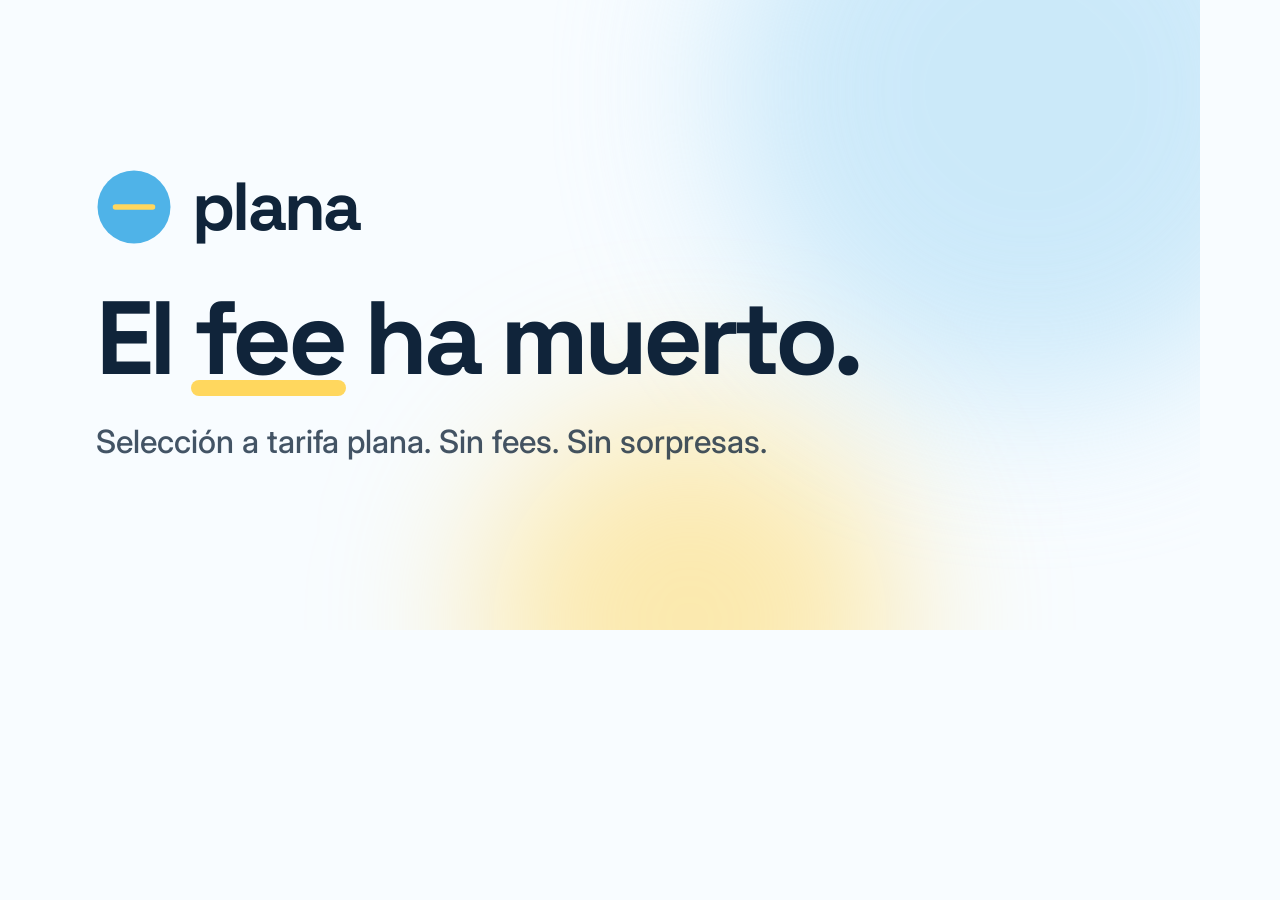
<file: og.source.html>
<!DOCTYPE html>
<html lang="es">
<head>
<meta charset="UTF-8" />
<title>Fuente de og.png</title>
<meta name="robots" content="noindex" />
<!--
  Fuente de la imagen que se ve al compartir la web en LinkedIn y similares.
  No se sirve: se renderiza a og.png de 1200x630. Para regenerarla:

  chrome --headless --disable-gpu --hide-scrollbars \
    --screenshot=og.png --window-size=1200,630 \
    file:///ruta/og.source.html

  El texto es el claim que ya está en el footer de la web, no es copy nuevo.
-->
<link href="https://fonts.googleapis.com/css2?family=Space+Grotesk:wght@700&family=Inter:wght@500&display=swap" rel="stylesheet" />
<style>
  * { box-sizing: border-box; margin: 0; padding: 0; }

  html, body {
    width: 1200px;
    height: 630px;
    overflow: hidden;
  }

  body {
    background: #F8FCFF;
    display: flex;
    flex-direction: column;
    justify-content: center;
    padding: 0 96px;
    position: relative;
    font-family: 'Inter', system-ui, sans-serif;
  }

  .blob {
    position: absolute;
    border-radius: 50%;
    filter: blur(80px);
  }

  .b1 {
    width: 620px;
    height: 620px;
    background: #BDE3F8;
    top: -220px;
    right: -140px;
    opacity: .75;
  }

  .b2 {
    width: 420px;
    height: 420px;
    background: rgba(255,215,94,.5);
    bottom: -200px;
    left: 40%;
  }

  .mark {
    display: flex;
    align-items: center;
    gap: 20px;
    position: relative;
    margin-bottom: 44px;
  }

  .mark svg {
    width: 76px;
    height: 76px;
    display: block;
  }

  .mark span {
    font-family: 'Space Grotesk', system-ui, sans-serif;
    font-weight: 700;
    font-size: 68px;
    letter-spacing: -.04em;
    color: #10243A;
    line-height: 1;
  }

  h1 {
    position: relative;
    font-family: 'Space Grotesk', system-ui, sans-serif;
    font-weight: 700;
    font-size: 104px;
    line-height: .96;
    letter-spacing: -.045em;
    color: #10243A;
  }

  h1 em {
    font-style: normal;
    position: relative;
  }

  h1 em::after {
    content: "";
    position: absolute;
    left: -2%;
    right: -2%;
    bottom: .07em;
    height: .16em;
    border-radius: 8px;
    background: #FFD75E;
    z-index: -1;
  }

  p {
    position: relative;
    margin-top: 34px;
    font-size: 32px;
    font-weight: 500;
    color: rgba(16,36,58,.78);
  }
</style>
</head>
<body>
  <span class="blob b1"></span>
  <span class="blob b2"></span>

  <div class="mark">
    <svg viewBox="0 0 100 100" aria-hidden="true">
      <circle cx="50" cy="50" r="48" fill="#4FB3E8"/>
      <rect x="22" y="46.5" width="56" height="7" rx="3.5" fill="#FFD75E"/>
    </svg>
    <span>plana</span>
  </div>

  <h1>El <em>fee</em> ha muerto.</h1>
  <p>Selección a tarifa plana. Sin fees. Sin sorpresas.</p>
</body>
</html>
</file>
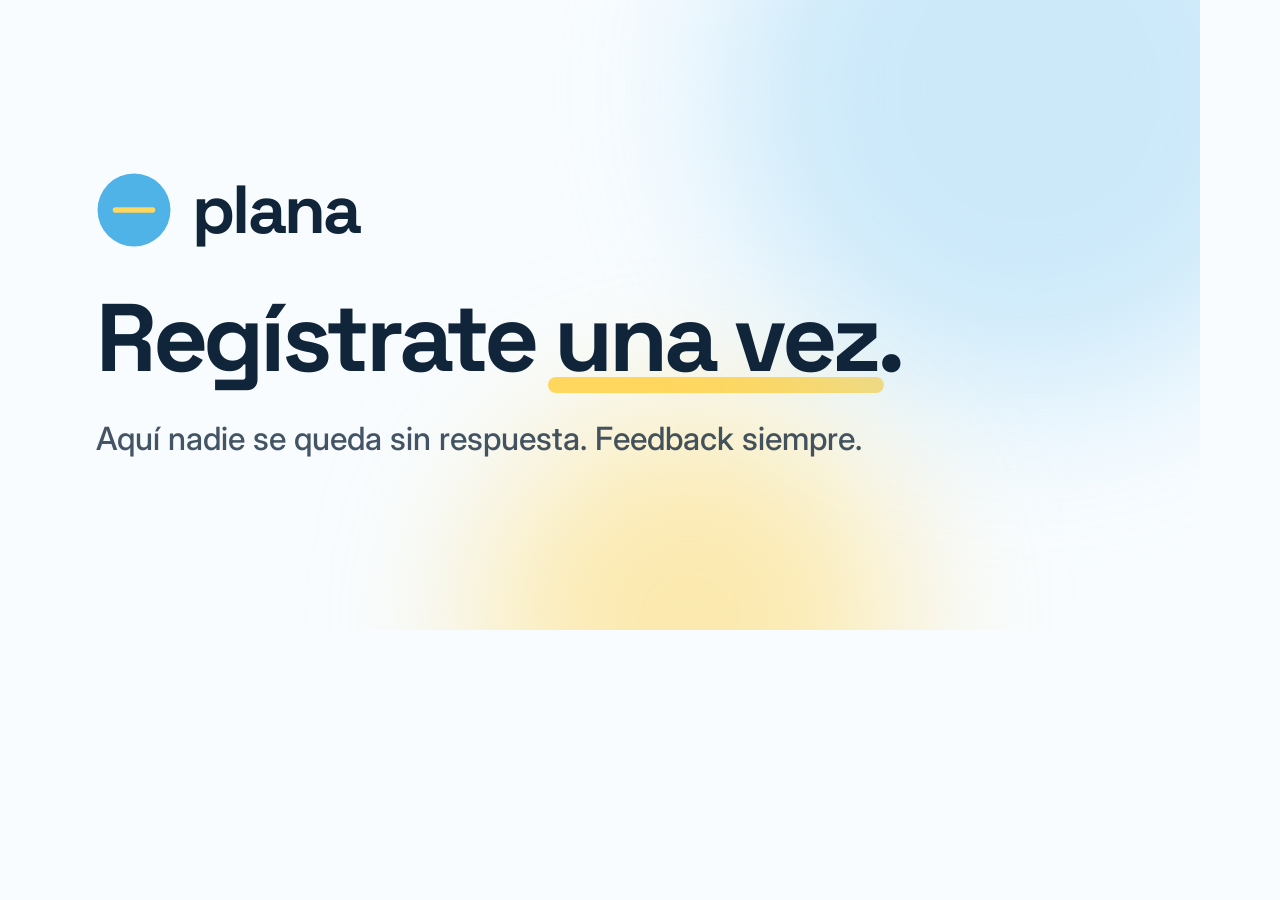
<file: comunidad/og.source.html>
<!DOCTYPE html>
<html lang="es">
<head>
<meta charset="UTF-8" />
<title>Fuente de og.png</title>
<meta name="robots" content="noindex" />
<!--
  Fuente de la imagen que se ve al compartir la web en LinkedIn y similares.
  No se sirve: se renderiza a og.png de 1200x630. Para regenerarla:

  chrome --headless --disable-gpu --hide-scrollbars \
    --screenshot=og.png --window-size=1200,630 \
    file:///ruta/og.source.html

  El texto es el claim que ya está en el footer de la web, no es copy nuevo.
-->
<link href="https://fonts.googleapis.com/css2?family=Space+Grotesk:wght@700&family=Inter:wght@500&display=swap" rel="stylesheet" />
<style>
  * { box-sizing: border-box; margin: 0; padding: 0; }

  html, body {
    width: 1200px;
    height: 630px;
    overflow: hidden;
  }

  body {
    background: #F8FCFF;
    display: flex;
    flex-direction: column;
    justify-content: center;
    padding: 0 96px;
    position: relative;
    font-family: 'Inter', system-ui, sans-serif;
  }

  .blob {
    position: absolute;
    border-radius: 50%;
    filter: blur(80px);
  }

  .b1 {
    width: 620px;
    height: 620px;
    background: #BDE3F8;
    top: -220px;
    right: -140px;
    opacity: .75;
  }

  .b2 {
    width: 420px;
    height: 420px;
    background: rgba(255,215,94,.5);
    bottom: -200px;
    left: 40%;
  }

  .mark {
    display: flex;
    align-items: center;
    gap: 20px;
    position: relative;
    margin-bottom: 44px;
  }

  .mark svg {
    width: 76px;
    height: 76px;
    display: block;
  }

  .mark span {
    font-family: 'Space Grotesk', system-ui, sans-serif;
    font-weight: 700;
    font-size: 68px;
    letter-spacing: -.04em;
    color: #10243A;
    line-height: 1;
  }

  h1 {
    position: relative;
    font-family: 'Space Grotesk', system-ui, sans-serif;
    font-weight: 700;
    font-size: 96px;
    line-height: .96;
    letter-spacing: -.045em;
    color: #10243A;
  }

  h1 em {
    font-style: normal;
    position: relative;
  }

  h1 em::after {
    content: "";
    position: absolute;
    left: -2%;
    right: -2%;
    bottom: .07em;
    height: .16em;
    border-radius: 8px;
    background: #FFD75E;
    z-index: -1;
  }

  p {
    position: relative;
    margin-top: 34px;
    font-size: 32px;
    font-weight: 500;
    color: rgba(16,36,58,.78);
  }
</style>
</head>
<body>
  <span class="blob b1"></span>
  <span class="blob b2"></span>

  <div class="mark">
    <svg viewBox="0 0 100 100" aria-hidden="true">
      <circle cx="50" cy="50" r="48" fill="#4FB3E8"/>
      <rect x="22" y="46.5" width="56" height="7" rx="3.5" fill="#FFD75E"/>
    </svg>
    <span>plana</span>
  </div>

  <h1>Regístrate <em>una vez</em>.</h1>
  <p>Aquí nadie se queda sin respuesta. Feedback siempre.</p>
</body>
</html>
</file>
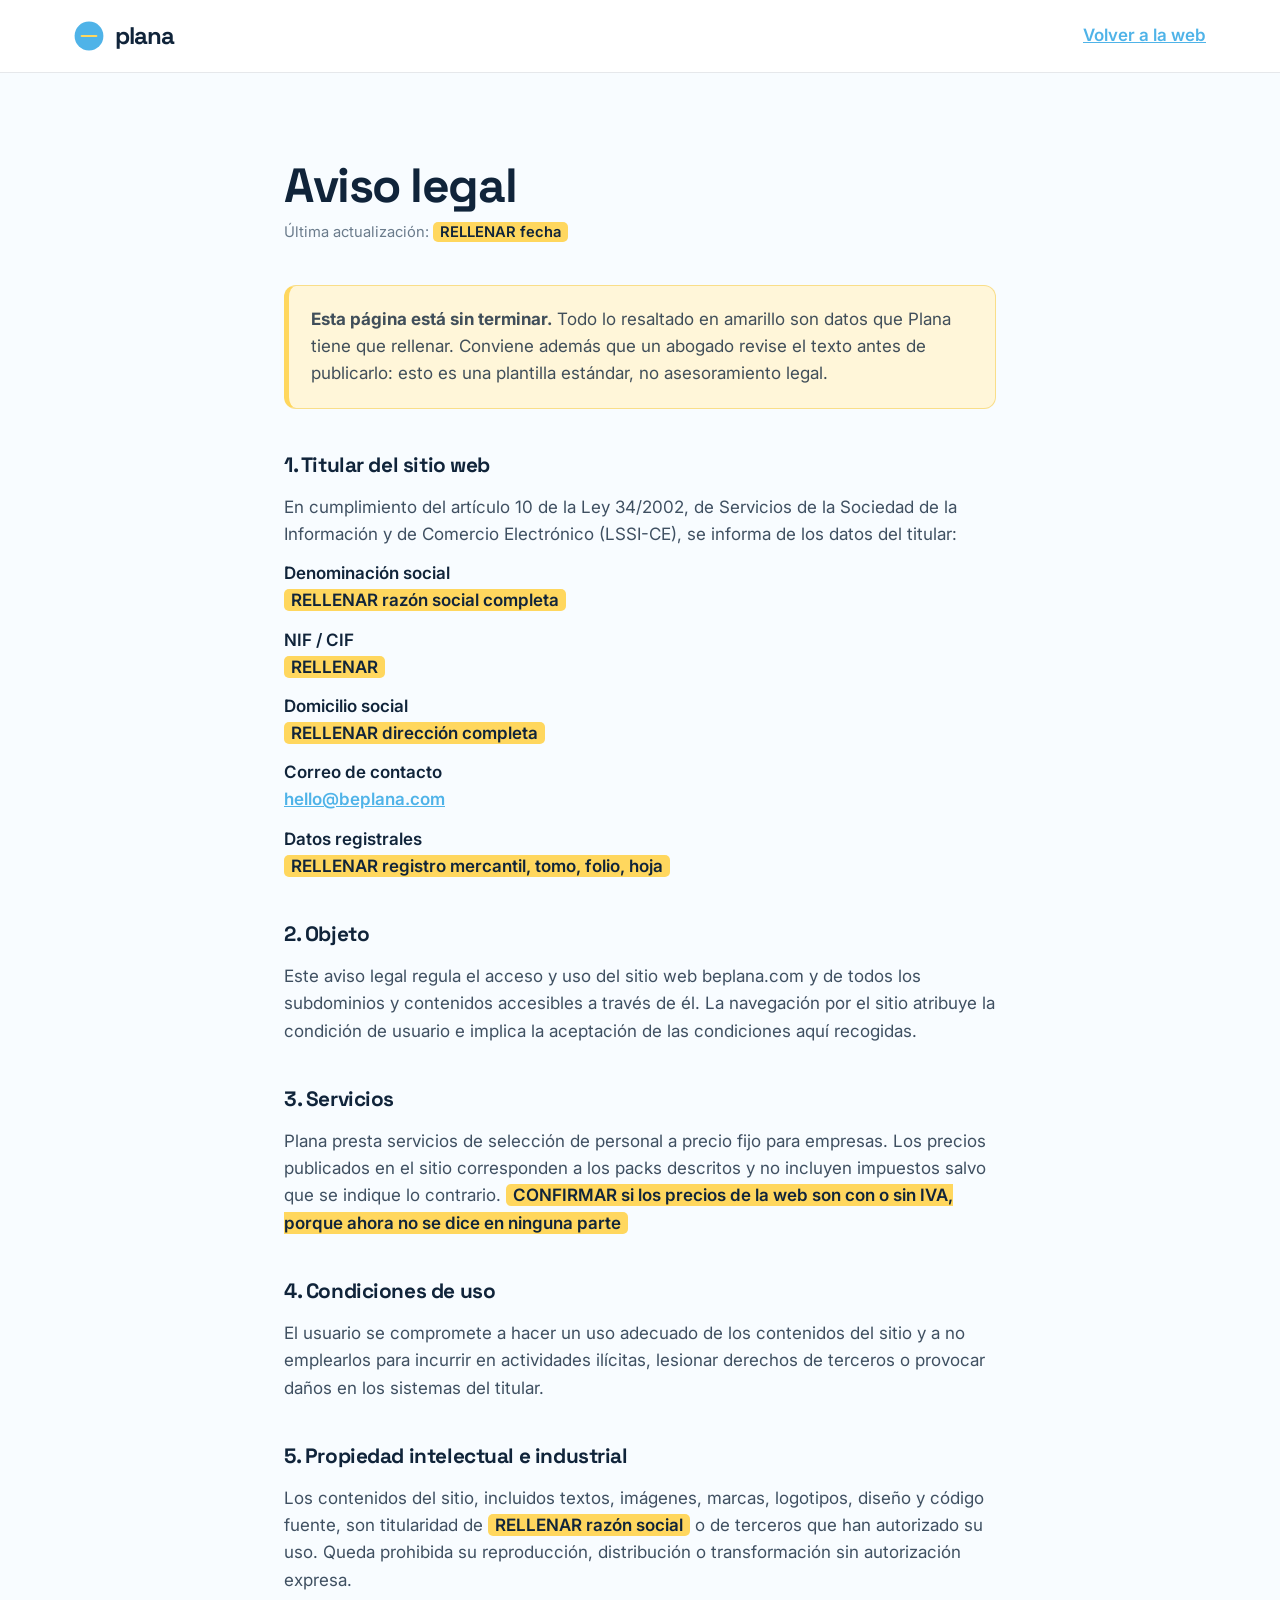
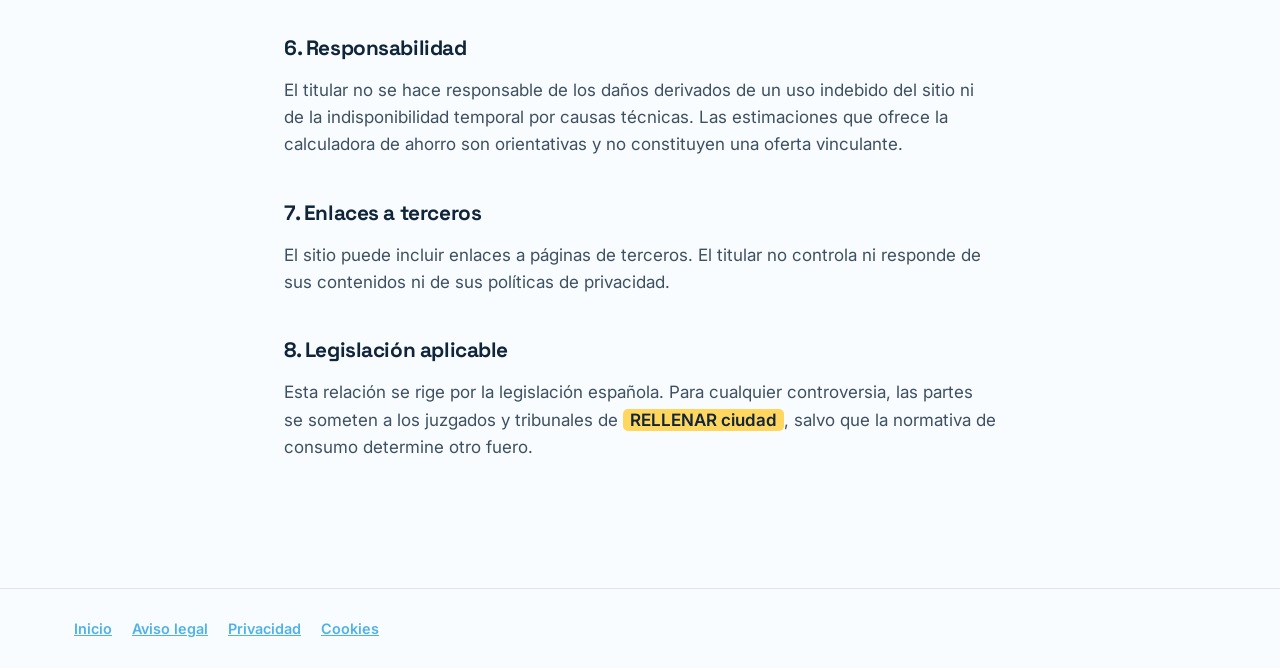
<file: legal/aviso-legal.html>
<!DOCTYPE html>
<html lang="es">
<head>
<meta charset="UTF-8" />
<meta name="viewport" content="width=device-width, initial-scale=1.0" />
<title>Aviso legal — Plana</title>
<meta name="robots" content="noindex" />
<link rel="preconnect" href="https://fonts.googleapis.com" />
<link rel="preconnect" href="https://fonts.gstatic.com" crossorigin />
<link href="https://fonts.googleapis.com/css2?family=Space+Grotesk:wght@400;500;600;700&family=Inter:wght@400;500;600&display=swap" rel="stylesheet" />
<link rel="stylesheet" href="../css/legal.css" />
</head>
<body>

<header class="legal-nav">
  <div class="wrap">
    <a href="../index.html" class="logo" aria-label="Plana, inicio">
      <svg class="iso" viewBox="0 0 100 100" aria-hidden="true">
        <circle cx="50" cy="50" r="48" fill="#4FB3E8"/>
        <rect x="22" y="46.5" width="56" height="7" rx="3.5" fill="#FFD75E"/>
      </svg>
      <span class="word">plana</span>
    </a>
    <a href="../index.html">Volver a la web</a>
  </div>
</header>

<main>
  <div class="wrap">
    <h1>Aviso legal</h1>
    <p class="updated">Última actualización: <span class="todo">RELLENAR fecha</span></p>

    <div class="aviso">
      <p><strong>Esta página está sin terminar.</strong> Todo lo resaltado en amarillo son datos que Plana tiene que rellenar. Conviene además que un abogado revise el texto antes de publicarlo: esto es una plantilla estándar, no asesoramiento legal.</p>
    </div>

    <h2>1. Titular del sitio web</h2>
    <p>En cumplimiento del artículo 10 de la Ley 34/2002, de Servicios de la Sociedad de la Información y de Comercio Electrónico (LSSI-CE), se informa de los datos del titular:</p>
    <dl>
      <dt>Denominación social</dt>
      <dd><span class="todo">RELLENAR razón social completa</span></dd>
      <dt>NIF / CIF</dt>
      <dd><span class="todo">RELLENAR</span></dd>
      <dt>Domicilio social</dt>
      <dd><span class="todo">RELLENAR dirección completa</span></dd>
      <dt>Correo de contacto</dt>
      <dd><a href="mailto:hello@beplana.com">hello@beplana.com</a></dd>
      <dt>Datos registrales</dt>
      <dd><span class="todo">RELLENAR registro mercantil, tomo, folio, hoja</span></dd>
    </dl>

    <h2>2. Objeto</h2>
    <p>Este aviso legal regula el acceso y uso del sitio web beplana.com y de todos los subdominios y contenidos accesibles a través de él. La navegación por el sitio atribuye la condición de usuario e implica la aceptación de las condiciones aquí recogidas.</p>

    <h2>3. Servicios</h2>
    <p>Plana presta servicios de selección de personal a precio fijo para empresas. Los precios publicados en el sitio corresponden a los packs descritos y no incluyen impuestos salvo que se indique lo contrario. <span class="todo">CONFIRMAR si los precios de la web son con o sin IVA, porque ahora no se dice en ninguna parte</span></p>

    <h2>4. Condiciones de uso</h2>
    <p>El usuario se compromete a hacer un uso adecuado de los contenidos del sitio y a no emplearlos para incurrir en actividades ilícitas, lesionar derechos de terceros o provocar daños en los sistemas del titular.</p>

    <h2>5. Propiedad intelectual e industrial</h2>
    <p>Los contenidos del sitio, incluidos textos, imágenes, marcas, logotipos, diseño y código fuente, son titularidad de <span class="todo">RELLENAR razón social</span> o de terceros que han autorizado su uso. Queda prohibida su reproducción, distribución o transformación sin autorización expresa.</p>

    <h2>6. Responsabilidad</h2>
    <p>El titular no se hace responsable de los daños derivados de un uso indebido del sitio ni de la indisponibilidad temporal por causas técnicas. Las estimaciones que ofrece la calculadora de ahorro son orientativas y no constituyen una oferta vinculante.</p>

    <h2>7. Enlaces a terceros</h2>
    <p>El sitio puede incluir enlaces a páginas de terceros. El titular no controla ni responde de sus contenidos ni de sus políticas de privacidad.</p>

    <h2>8. Legislación aplicable</h2>
    <p>Esta relación se rige por la legislación española. Para cualquier controversia, las partes se someten a los juzgados y tribunales de <span class="todo">RELLENAR ciudad</span>, salvo que la normativa de consumo determine otro fuero.</p>
  </div>
</main>

<footer class="legal-foot">
  <div class="wrap">
    <a href="../index.html">Inicio</a>
    <a href="aviso-legal.html">Aviso legal</a>
    <a href="privacidad.html">Privacidad</a>
    <a href="cookies.html">Cookies</a>
  </div>
</footer>

</body>
</html>
</file>
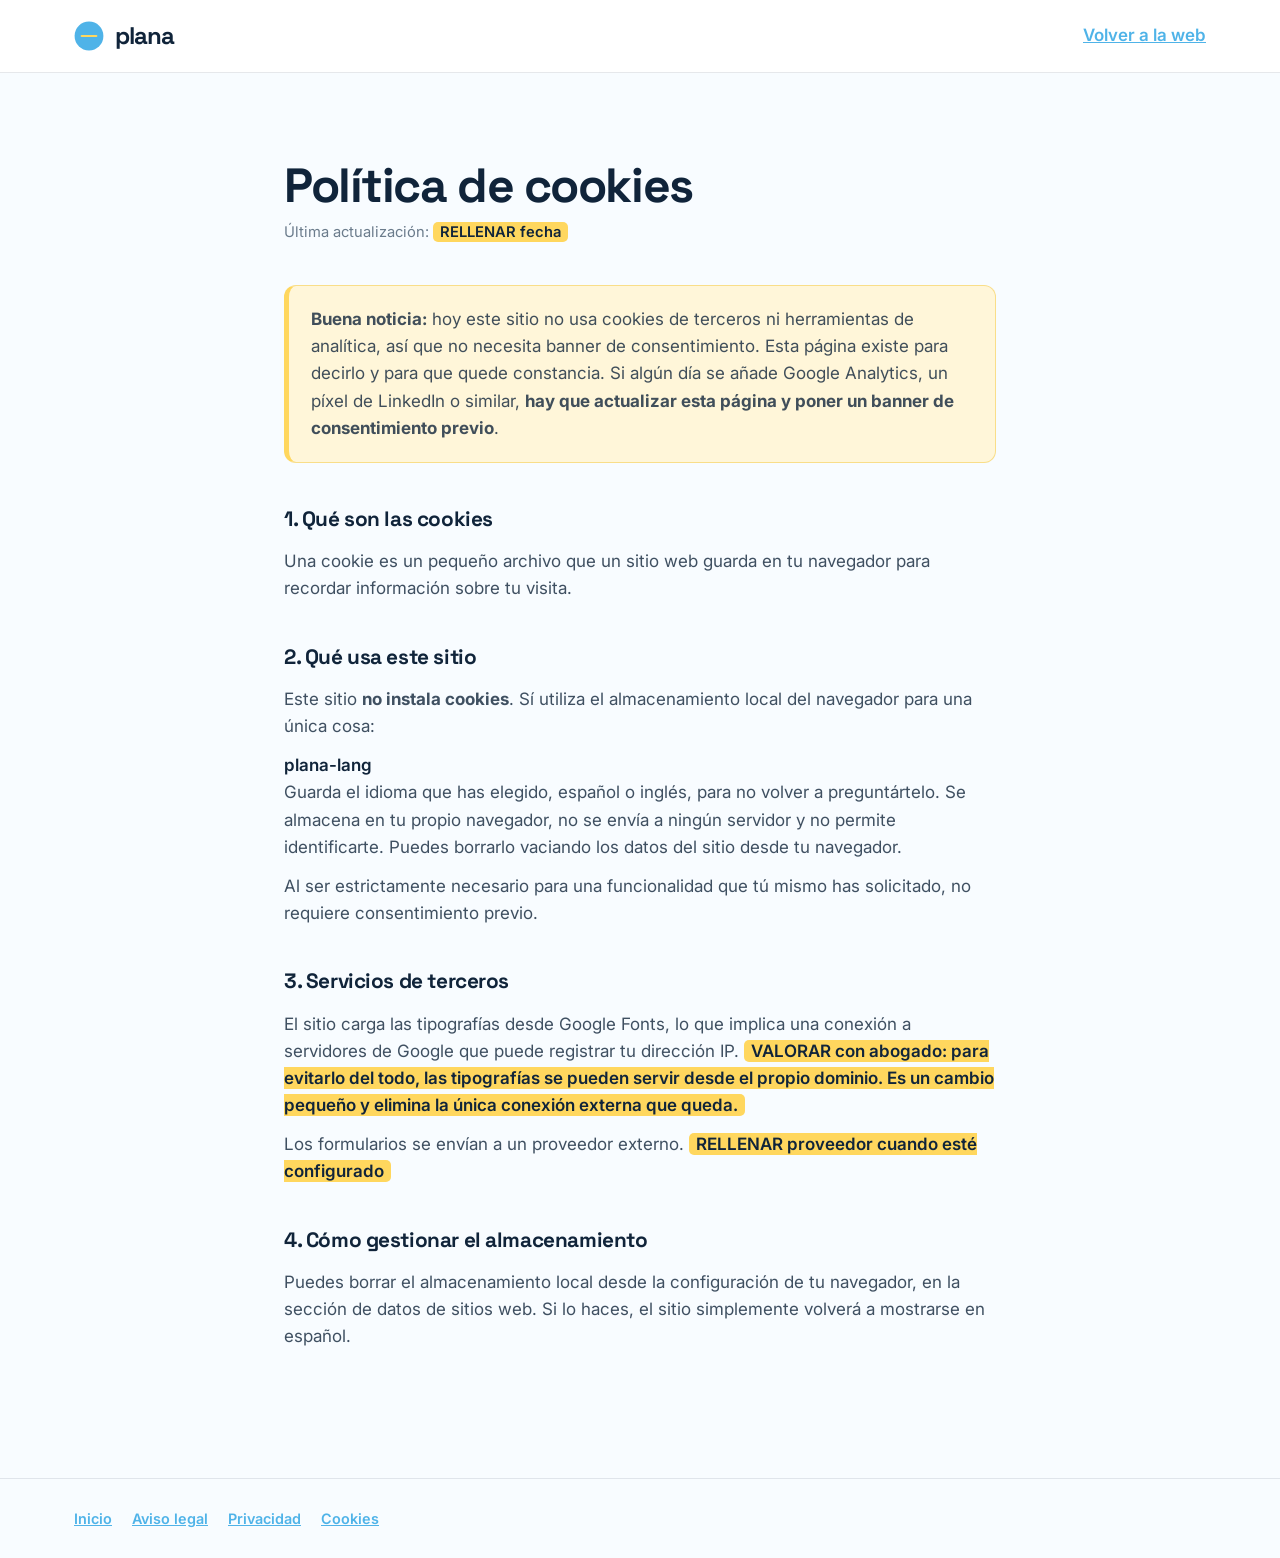
<file: legal/cookies.html>
<!DOCTYPE html>
<html lang="es">
<head>
<meta charset="UTF-8" />
<meta name="viewport" content="width=device-width, initial-scale=1.0" />
<title>Política de cookies — Plana</title>
<meta name="robots" content="noindex" />
<link rel="preconnect" href="https://fonts.googleapis.com" />
<link rel="preconnect" href="https://fonts.gstatic.com" crossorigin />
<link href="https://fonts.googleapis.com/css2?family=Space+Grotesk:wght@400;500;600;700&family=Inter:wght@400;500;600&display=swap" rel="stylesheet" />
<link rel="stylesheet" href="../css/legal.css" />
</head>
<body>

<header class="legal-nav">
  <div class="wrap">
    <a href="../index.html" class="logo" aria-label="Plana, inicio">
      <svg class="iso" viewBox="0 0 100 100" aria-hidden="true">
        <circle cx="50" cy="50" r="48" fill="#4FB3E8"/>
        <rect x="22" y="46.5" width="56" height="7" rx="3.5" fill="#FFD75E"/>
      </svg>
      <span class="word">plana</span>
    </a>
    <a href="../index.html">Volver a la web</a>
  </div>
</header>

<main>
  <div class="wrap">
    <h1>Política de cookies</h1>
    <p class="updated">Última actualización: <span class="todo">RELLENAR fecha</span></p>

    <div class="aviso">
      <p><strong>Buena noticia:</strong> hoy este sitio no usa cookies de terceros ni herramientas de analítica, así que no necesita banner de consentimiento. Esta página existe para decirlo y para que quede constancia. Si algún día se añade Google Analytics, un píxel de LinkedIn o similar, <strong>hay que actualizar esta página y poner un banner de consentimiento previo</strong>.</p>
    </div>

    <h2>1. Qué son las cookies</h2>
    <p>Una cookie es un pequeño archivo que un sitio web guarda en tu navegador para recordar información sobre tu visita.</p>

    <h2>2. Qué usa este sitio</h2>
    <p>Este sitio <strong>no instala cookies</strong>. Sí utiliza el almacenamiento local del navegador para una única cosa:</p>
    <dl>
      <dt>plana-lang</dt>
      <dd>Guarda el idioma que has elegido, español o inglés, para no volver a preguntártelo. Se almacena en tu propio navegador, no se envía a ningún servidor y no permite identificarte. Puedes borrarlo vaciando los datos del sitio desde tu navegador.</dd>
    </dl>
    <p>Al ser estrictamente necesario para una funcionalidad que tú mismo has solicitado, no requiere consentimiento previo.</p>

    <h2>3. Servicios de terceros</h2>
    <p>El sitio carga las tipografías desde Google Fonts, lo que implica una conexión a servidores de Google que puede registrar tu dirección IP. <span class="todo">VALORAR con abogado: para evitarlo del todo, las tipografías se pueden servir desde el propio dominio. Es un cambio pequeño y elimina la única conexión externa que queda.</span></p>
    <p>Los formularios se envían a un proveedor externo. <span class="todo">RELLENAR proveedor cuando esté configurado</span></p>

    <h2>4. Cómo gestionar el almacenamiento</h2>
    <p>Puedes borrar el almacenamiento local desde la configuración de tu navegador, en la sección de datos de sitios web. Si lo haces, el sitio simplemente volverá a mostrarse en español.</p>
  </div>
</main>

<footer class="legal-foot">
  <div class="wrap">
    <a href="../index.html">Inicio</a>
    <a href="aviso-legal.html">Aviso legal</a>
    <a href="privacidad.html">Privacidad</a>
    <a href="cookies.html">Cookies</a>
  </div>
</footer>

</body>
</html>
</file>
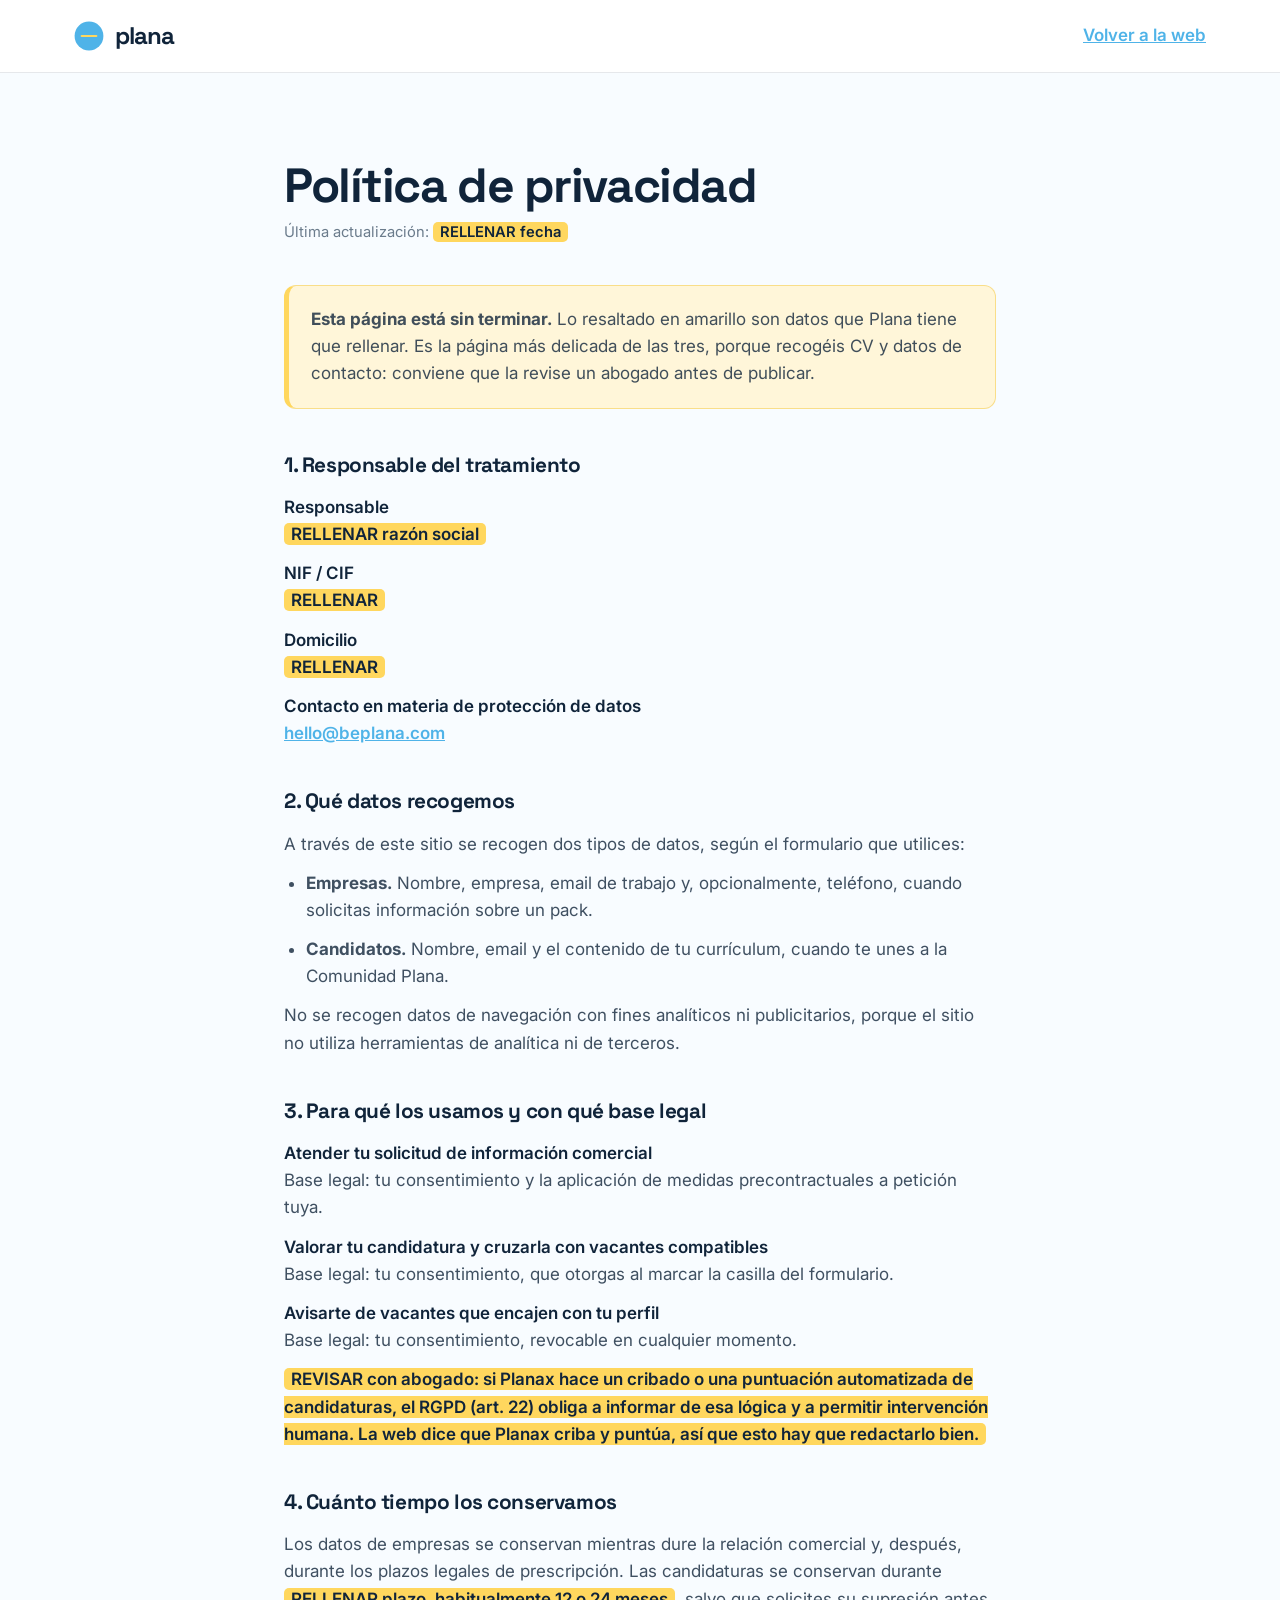
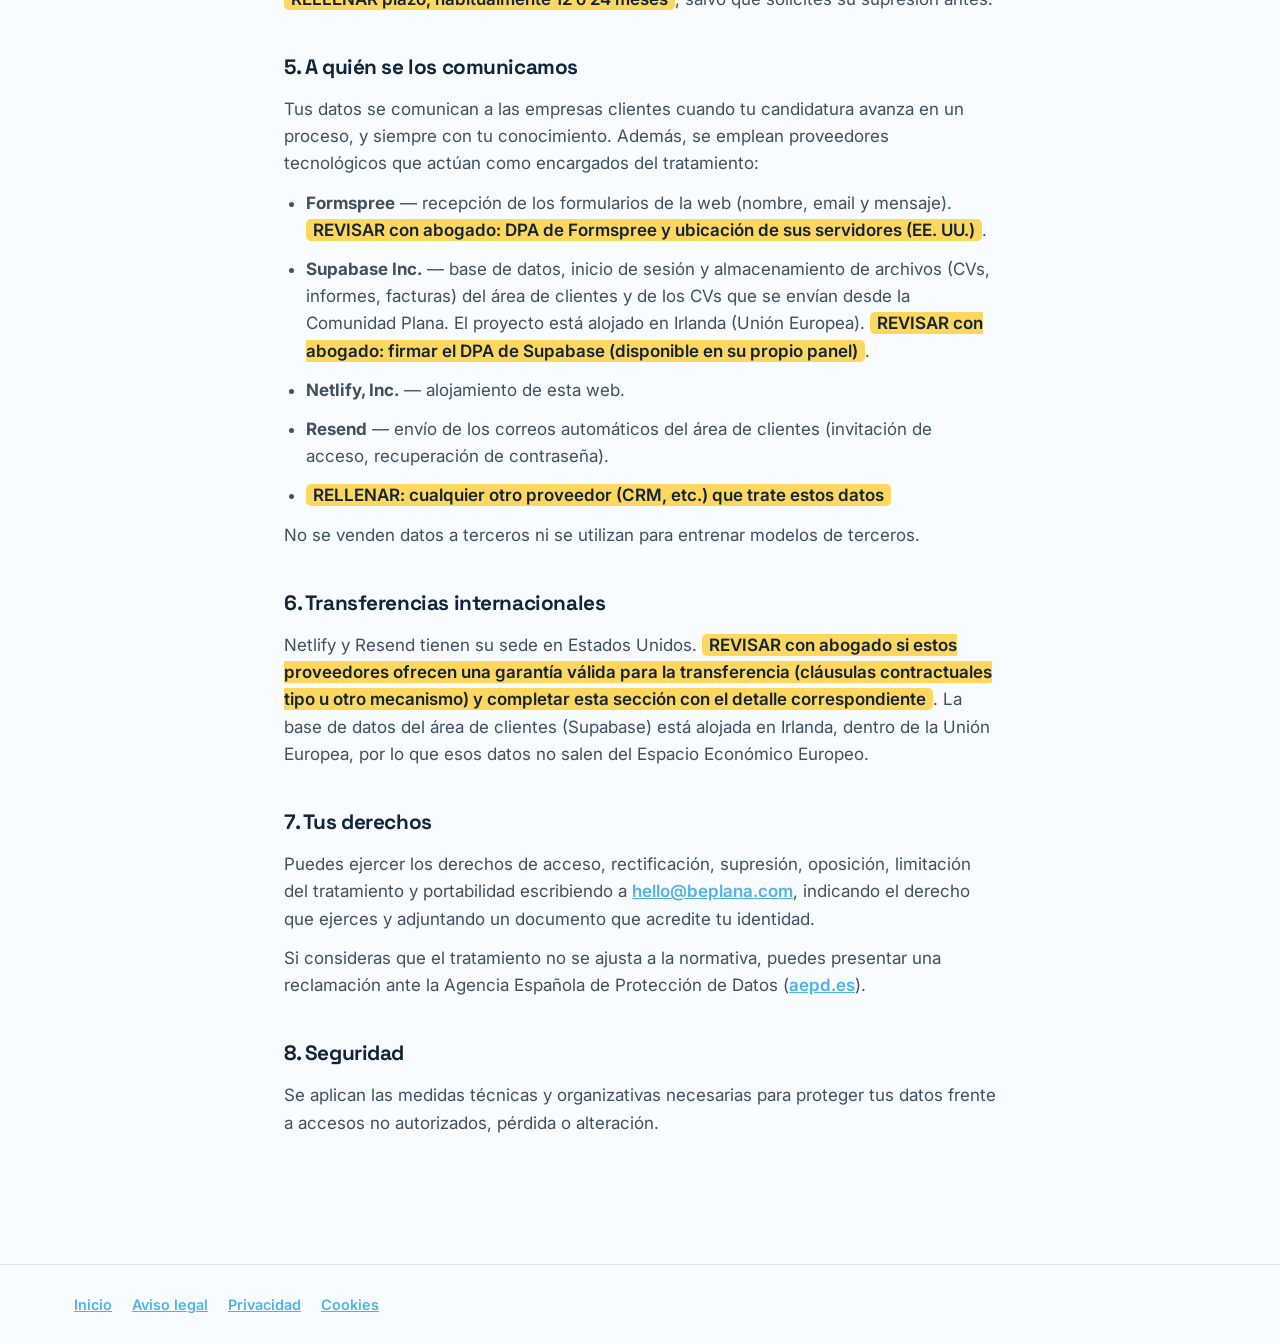
<file: legal/privacidad.html>
<!DOCTYPE html>
<html lang="es">
<head>
<meta charset="UTF-8" />
<meta name="viewport" content="width=device-width, initial-scale=1.0" />
<title>Política de privacidad — Plana</title>
<meta name="robots" content="noindex" />
<link rel="preconnect" href="https://fonts.googleapis.com" />
<link rel="preconnect" href="https://fonts.gstatic.com" crossorigin />
<link href="https://fonts.googleapis.com/css2?family=Space+Grotesk:wght@400;500;600;700&family=Inter:wght@400;500;600&display=swap" rel="stylesheet" />
<link rel="stylesheet" href="../css/legal.css" />
</head>
<body>

<header class="legal-nav">
  <div class="wrap">
    <a href="../index.html" class="logo" aria-label="Plana, inicio">
      <svg class="iso" viewBox="0 0 100 100" aria-hidden="true">
        <circle cx="50" cy="50" r="48" fill="#4FB3E8"/>
        <rect x="22" y="46.5" width="56" height="7" rx="3.5" fill="#FFD75E"/>
      </svg>
      <span class="word">plana</span>
    </a>
    <a href="../index.html">Volver a la web</a>
  </div>
</header>

<main>
  <div class="wrap">
    <h1>Política de privacidad</h1>
    <p class="updated">Última actualización: <span class="todo">RELLENAR fecha</span></p>

    <div class="aviso">
      <p><strong>Esta página está sin terminar.</strong> Lo resaltado en amarillo son datos que Plana tiene que rellenar. Es la página más delicada de las tres, porque recogéis CV y datos de contacto: conviene que la revise un abogado antes de publicar.</p>
    </div>

    <h2>1. Responsable del tratamiento</h2>
    <dl>
      <dt>Responsable</dt>
      <dd><span class="todo">RELLENAR razón social</span></dd>
      <dt>NIF / CIF</dt>
      <dd><span class="todo">RELLENAR</span></dd>
      <dt>Domicilio</dt>
      <dd><span class="todo">RELLENAR</span></dd>
      <dt>Contacto en materia de protección de datos</dt>
      <dd><a href="mailto:hello@beplana.com">hello@beplana.com</a></dd>
    </dl>

    <h2>2. Qué datos recogemos</h2>
    <p>A través de este sitio se recogen dos tipos de datos, según el formulario que utilices:</p>
    <ul>
      <li><strong>Empresas.</strong> Nombre, empresa, email de trabajo y, opcionalmente, teléfono, cuando solicitas información sobre un pack.</li>
      <li><strong>Candidatos.</strong> Nombre, email y el contenido de tu currículum, cuando te unes a la Comunidad Plana.</li>
    </ul>
    <p>No se recogen datos de navegación con fines analíticos ni publicitarios, porque el sitio no utiliza herramientas de analítica ni de terceros.</p>

    <h2>3. Para qué los usamos y con qué base legal</h2>
    <dl>
      <dt>Atender tu solicitud de información comercial</dt>
      <dd>Base legal: tu consentimiento y la aplicación de medidas precontractuales a petición tuya.</dd>
      <dt>Valorar tu candidatura y cruzarla con vacantes compatibles</dt>
      <dd>Base legal: tu consentimiento, que otorgas al marcar la casilla del formulario.</dd>
      <dt>Avisarte de vacantes que encajen con tu perfil</dt>
      <dd>Base legal: tu consentimiento, revocable en cualquier momento.</dd>
    </dl>
    <p><span class="todo">REVISAR con abogado: si Planax hace un cribado o una puntuación automatizada de candidaturas, el RGPD (art. 22) obliga a informar de esa lógica y a permitir intervención humana. La web dice que Planax criba y puntúa, así que esto hay que redactarlo bien.</span></p>

    <h2>4. Cuánto tiempo los conservamos</h2>
    <p>Los datos de empresas se conservan mientras dure la relación comercial y, después, durante los plazos legales de prescripción. Las candidaturas se conservan durante <span class="todo">RELLENAR plazo, habitualmente 12 o 24 meses</span>, salvo que solicites su supresión antes.</p>

    <h2>5. A quién se los comunicamos</h2>
    <p>Tus datos se comunican a las empresas clientes cuando tu candidatura avanza en un proceso, y siempre con tu conocimiento. Además, se emplean proveedores tecnológicos que actúan como encargados del tratamiento:</p>
    <ul>
      <li><strong>Formspree</strong> — recepción de los formularios de la web (nombre, email y mensaje). <span class="todo">REVISAR con abogado: DPA de Formspree y ubicación de sus servidores (EE. UU.)</span>.</li>
      <li><strong>Supabase Inc.</strong> — base de datos, inicio de sesión y almacenamiento de archivos (CVs, informes, facturas) del área de clientes y de los CVs que se envían desde la Comunidad Plana. El proyecto está alojado en Irlanda (Unión Europea). <span class="todo">REVISAR con abogado: firmar el DPA de Supabase (disponible en su propio panel)</span>.</li>
      <li><strong>Netlify, Inc.</strong> — alojamiento de esta web.</li>
      <li><strong>Resend</strong> — envío de los correos automáticos del área de clientes (invitación de acceso, recuperación de contraseña).</li>
      <li><span class="todo">RELLENAR: cualquier otro proveedor (CRM, etc.) que trate estos datos</span></li>
    </ul>
    <p>No se venden datos a terceros ni se utilizan para entrenar modelos de terceros.</p>

    <h2>6. Transferencias internacionales</h2>
    <p>Netlify y Resend tienen su sede en Estados Unidos. <span class="todo">REVISAR con abogado si estos proveedores ofrecen una garantía válida para la transferencia (cláusulas contractuales tipo u otro mecanismo) y completar esta sección con el detalle correspondiente</span>. La base de datos del área de clientes (Supabase) está alojada en Irlanda, dentro de la Unión Europea, por lo que esos datos no salen del Espacio Económico Europeo.</p>

    <h2>7. Tus derechos</h2>
    <p>Puedes ejercer los derechos de acceso, rectificación, supresión, oposición, limitación del tratamiento y portabilidad escribiendo a <a href="mailto:hello@beplana.com">hello@beplana.com</a>, indicando el derecho que ejerces y adjuntando un documento que acredite tu identidad.</p>
    <p>Si consideras que el tratamiento no se ajusta a la normativa, puedes presentar una reclamación ante la Agencia Española de Protección de Datos (<a href="https://www.aepd.es" target="_blank" rel="noopener">aepd.es</a>).</p>

    <h2>8. Seguridad</h2>
    <p>Se aplican las medidas técnicas y organizativas necesarias para proteger tus datos frente a accesos no autorizados, pérdida o alteración.</p>
  </div>
</main>

<footer class="legal-foot">
  <div class="wrap">
    <a href="../index.html">Inicio</a>
    <a href="aviso-legal.html">Aviso legal</a>
    <a href="privacidad.html">Privacidad</a>
    <a href="cookies.html">Cookies</a>
  </div>
</footer>

</body>
</html>
</file>
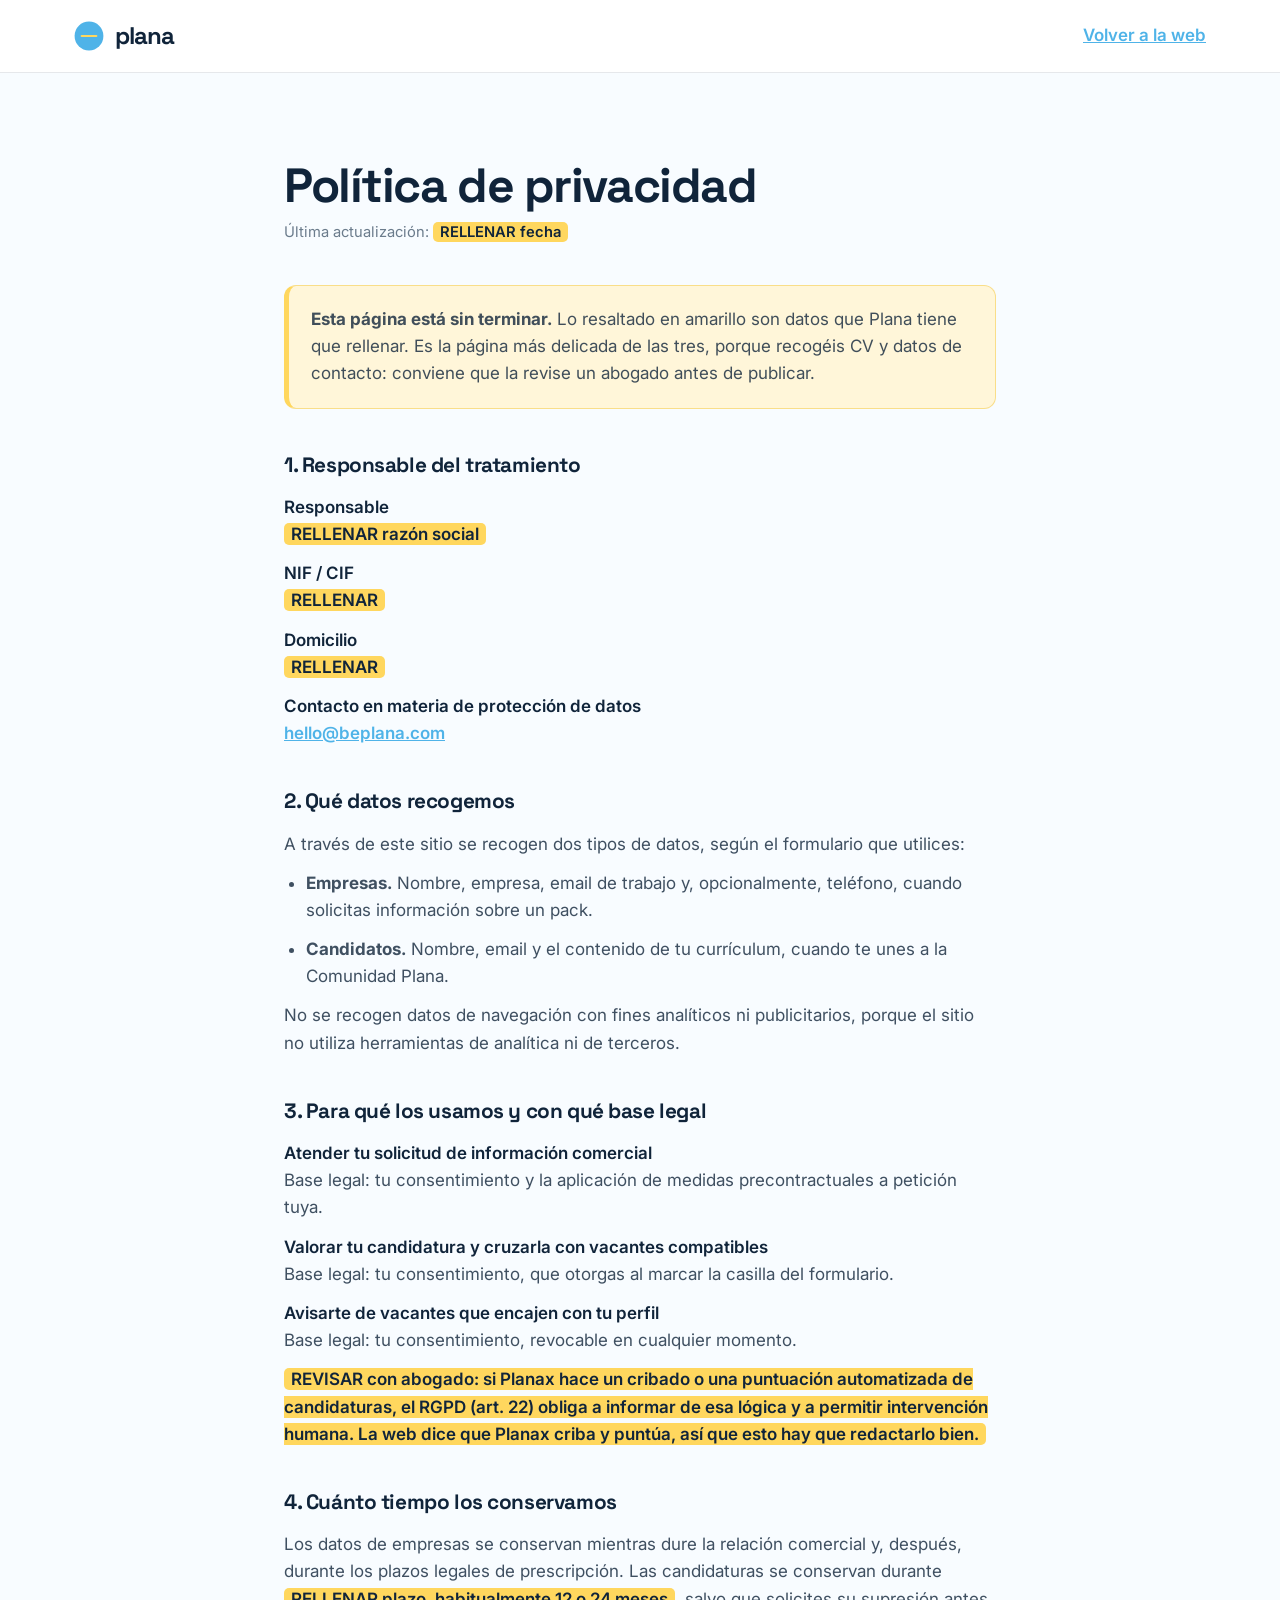
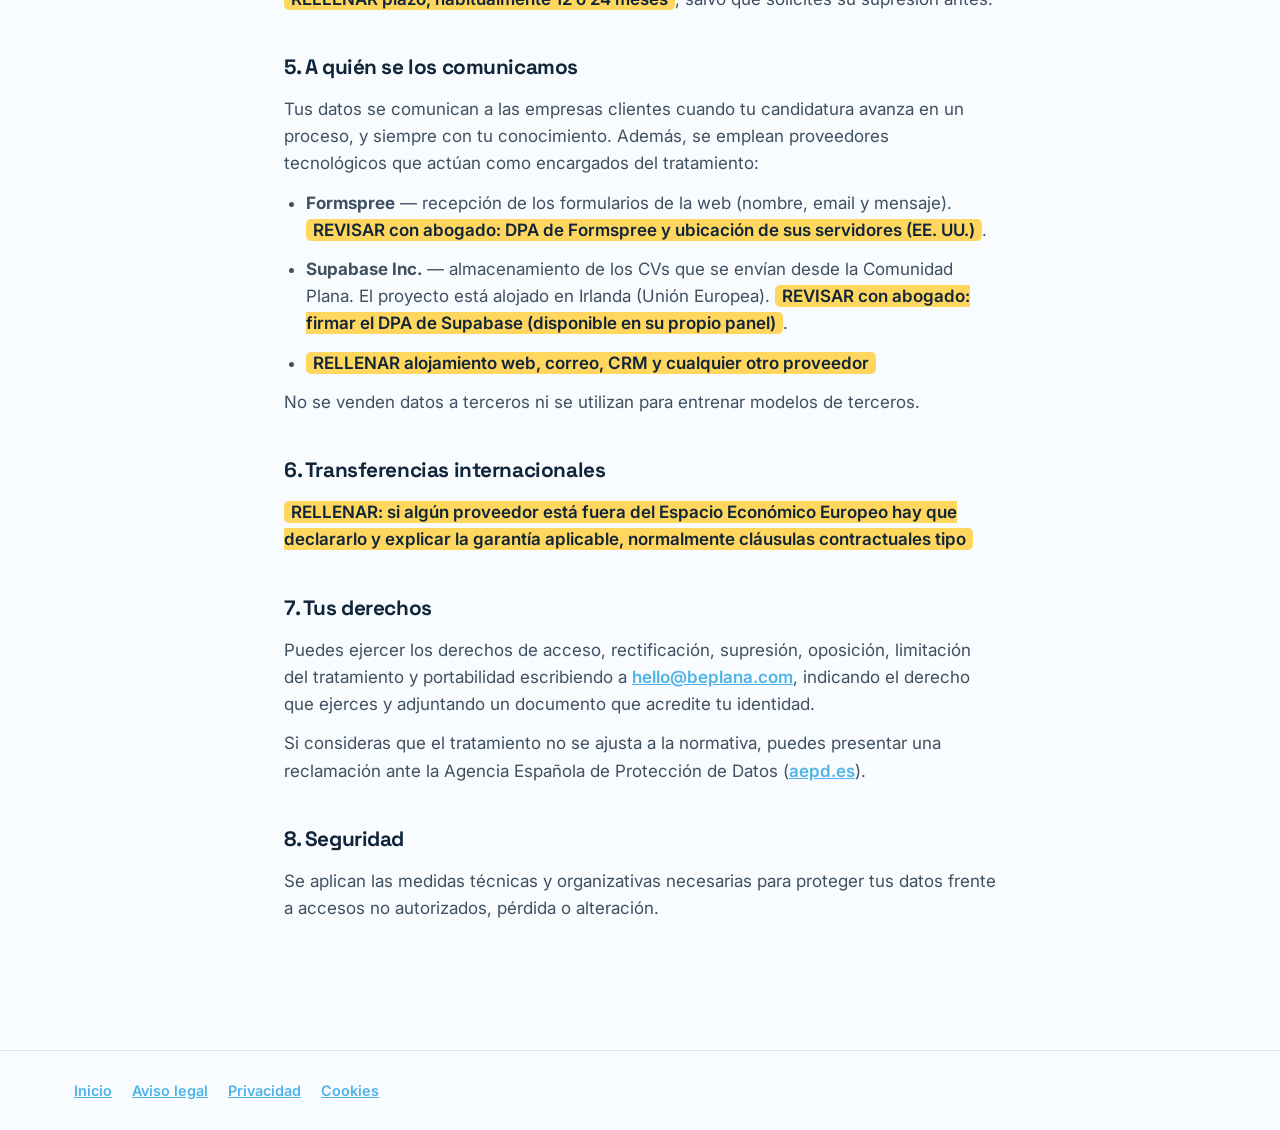
<file: comunidad/legal/privacidad.html>
<!DOCTYPE html>
<html lang="es">
<head>
<meta charset="UTF-8" />
<meta name="viewport" content="width=device-width, initial-scale=1.0" />
<title>Política de privacidad — Plana</title>
<meta name="robots" content="noindex" />
<link rel="preconnect" href="https://fonts.googleapis.com" />
<link rel="preconnect" href="https://fonts.gstatic.com" crossorigin />
<link href="https://fonts.googleapis.com/css2?family=Space+Grotesk:wght@400;500;600;700&family=Inter:wght@400;500;600&display=swap" rel="stylesheet" />
<link rel="stylesheet" href="../css/legal.css" />
</head>
<body>

<header class="legal-nav">
  <div class="wrap">
    <a href="../index.html" class="logo" aria-label="Plana, inicio">
      <svg class="iso" viewBox="0 0 100 100" aria-hidden="true">
        <circle cx="50" cy="50" r="48" fill="#4FB3E8"/>
        <rect x="22" y="46.5" width="56" height="7" rx="3.5" fill="#FFD75E"/>
      </svg>
      <span class="word">plana</span>
    </a>
    <a href="../index.html">Volver a la web</a>
  </div>
</header>

<main>
  <div class="wrap">
    <h1>Política de privacidad</h1>
    <p class="updated">Última actualización: <span class="todo">RELLENAR fecha</span></p>

    <div class="aviso">
      <p><strong>Esta página está sin terminar.</strong> Lo resaltado en amarillo son datos que Plana tiene que rellenar. Es la página más delicada de las tres, porque recogéis CV y datos de contacto: conviene que la revise un abogado antes de publicar.</p>
    </div>

    <h2>1. Responsable del tratamiento</h2>
    <dl>
      <dt>Responsable</dt>
      <dd><span class="todo">RELLENAR razón social</span></dd>
      <dt>NIF / CIF</dt>
      <dd><span class="todo">RELLENAR</span></dd>
      <dt>Domicilio</dt>
      <dd><span class="todo">RELLENAR</span></dd>
      <dt>Contacto en materia de protección de datos</dt>
      <dd><a href="mailto:hello@beplana.com">hello@beplana.com</a></dd>
    </dl>

    <h2>2. Qué datos recogemos</h2>
    <p>A través de este sitio se recogen dos tipos de datos, según el formulario que utilices:</p>
    <ul>
      <li><strong>Empresas.</strong> Nombre, empresa, email de trabajo y, opcionalmente, teléfono, cuando solicitas información sobre un pack.</li>
      <li><strong>Candidatos.</strong> Nombre, email y el contenido de tu currículum, cuando te unes a la Comunidad Plana.</li>
    </ul>
    <p>No se recogen datos de navegación con fines analíticos ni publicitarios, porque el sitio no utiliza herramientas de analítica ni de terceros.</p>

    <h2>3. Para qué los usamos y con qué base legal</h2>
    <dl>
      <dt>Atender tu solicitud de información comercial</dt>
      <dd>Base legal: tu consentimiento y la aplicación de medidas precontractuales a petición tuya.</dd>
      <dt>Valorar tu candidatura y cruzarla con vacantes compatibles</dt>
      <dd>Base legal: tu consentimiento, que otorgas al marcar la casilla del formulario.</dd>
      <dt>Avisarte de vacantes que encajen con tu perfil</dt>
      <dd>Base legal: tu consentimiento, revocable en cualquier momento.</dd>
    </dl>
    <p><span class="todo">REVISAR con abogado: si Planax hace un cribado o una puntuación automatizada de candidaturas, el RGPD (art. 22) obliga a informar de esa lógica y a permitir intervención humana. La web dice que Planax criba y puntúa, así que esto hay que redactarlo bien.</span></p>

    <h2>4. Cuánto tiempo los conservamos</h2>
    <p>Los datos de empresas se conservan mientras dure la relación comercial y, después, durante los plazos legales de prescripción. Las candidaturas se conservan durante <span class="todo">RELLENAR plazo, habitualmente 12 o 24 meses</span>, salvo que solicites su supresión antes.</p>

    <h2>5. A quién se los comunicamos</h2>
    <p>Tus datos se comunican a las empresas clientes cuando tu candidatura avanza en un proceso, y siempre con tu conocimiento. Además, se emplean proveedores tecnológicos que actúan como encargados del tratamiento:</p>
    <ul>
      <li><strong>Formspree</strong> — recepción de los formularios de la web (nombre, email y mensaje). <span class="todo">REVISAR con abogado: DPA de Formspree y ubicación de sus servidores (EE. UU.)</span>.</li>
      <li><strong>Supabase Inc.</strong> — almacenamiento de los CVs que se envían desde la Comunidad Plana. El proyecto está alojado en Irlanda (Unión Europea). <span class="todo">REVISAR con abogado: firmar el DPA de Supabase (disponible en su propio panel)</span>.</li>
      <li><span class="todo">RELLENAR alojamiento web, correo, CRM y cualquier otro proveedor</span></li>
    </ul>
    <p>No se venden datos a terceros ni se utilizan para entrenar modelos de terceros.</p>

    <h2>6. Transferencias internacionales</h2>
    <p><span class="todo">RELLENAR: si algún proveedor está fuera del Espacio Económico Europeo hay que declararlo y explicar la garantía aplicable, normalmente cláusulas contractuales tipo</span></p>

    <h2>7. Tus derechos</h2>
    <p>Puedes ejercer los derechos de acceso, rectificación, supresión, oposición, limitación del tratamiento y portabilidad escribiendo a <a href="mailto:hello@beplana.com">hello@beplana.com</a>, indicando el derecho que ejerces y adjuntando un documento que acredite tu identidad.</p>
    <p>Si consideras que el tratamiento no se ajusta a la normativa, puedes presentar una reclamación ante la Agencia Española de Protección de Datos (<a href="https://www.aepd.es" target="_blank" rel="noopener">aepd.es</a>).</p>

    <h2>8. Seguridad</h2>
    <p>Se aplican las medidas técnicas y organizativas necesarias para proteger tus datos frente a accesos no autorizados, pérdida o alteración.</p>
  </div>
</main>

<footer class="legal-foot">
  <div class="wrap">
    <a href="../index.html">Inicio</a>
    <a href="aviso-legal.html">Aviso legal</a>
    <a href="privacidad.html">Privacidad</a>
    <a href="cookies.html">Cookies</a>
  </div>
</footer>

</body>
</html>
</file>
<file: css/legal.css>
:root {
  --cielo: #4FB3E8;
  --sol: #FFD75E;
  --tinta: #10243A;
  --nube: #F8FCFF;
  --bruma: #6B7C8C;
  --tinta-80: rgba(16,36,58,.80);
  --line: rgba(16,36,58,.10);
  --ff-head: 'Space Grotesk', system-ui, sans-serif;
  --ff-body: 'Inter', system-ui, sans-serif;
}

*,
*::before,
*::after {
  box-sizing: border-box;
  margin: 0;
  padding: 0;
}

body {
  font-family: var(--ff-body);
  background: var(--nube);
  color: var(--tinta);
  line-height: 1.6;
  font-size: 17px;
  -webkit-font-smoothing: antialiased;
}

a {
  color: var(--cielo);
  font-weight: 600;
}

.wrap {
  max-width: 760px;
  margin: 0 auto;
  padding: 0 24px;
}

header.legal-nav {
  border-bottom: 1px solid var(--line);
  background: #fff;
}

.legal-nav .wrap {
  display: flex;
  align-items: center;
  justify-content: space-between;
  height: 72px;
  max-width: 1180px;
}

.logo {
  display: inline-flex;
  align-items: center;
  gap: 11px;
  text-decoration: none;
}

.logo .iso {
  width: 30px;
  height: 30px;
  flex: none;
  display: block;
}

.logo .word {
  font-family: var(--ff-head);
  font-weight: 700;
  font-size: 1.5rem;
  letter-spacing: -0.04em;
  color: var(--tinta);
  line-height: 1;
}

main {
  padding: clamp(48px,7vw,88px) 0 clamp(64px,9vw,120px);
}

h1 {
  font-family: var(--ff-head);
  font-weight: 700;
  font-size: clamp(2rem,5vw,3rem);
  letter-spacing: -0.03em;
  line-height: 1.05;
  margin-bottom: 10px;
}

.updated {
  color: var(--bruma);
  font-size: .92rem;
  margin-bottom: 40px;
}

h2 {
  font-family: var(--ff-head);
  font-weight: 700;
  font-size: 1.3rem;
  letter-spacing: -0.02em;
  margin: 38px 0 12px;
}

p,
li {
  color: var(--tinta-80);
  margin-bottom: 12px;
}

ul {
  padding-left: 22px;
  margin-bottom: 12px;
}

dl {
  margin-bottom: 12px;
}

dt {
  font-weight: 600;
  color: var(--tinta);
  margin-top: 12px;
}

dd {
  color: var(--tinta-80);
  margin-left: 0;
}

/* Todo lo que falta por rellenar. Chilla a propósito: si esta página se
   publica con algo en amarillo, se ve a la primera. */
.todo {
  background: var(--sol);
  color: var(--tinta);
  font-weight: 600;
  padding: 1px 7px;
  border-radius: 5px;
  box-decoration-break: clone;
}

.aviso {
  background: #FFF6D9;
  border: 1px solid rgba(243,197,58,.5);
  border-left: 5px solid var(--sol);
  border-radius: 12px;
  padding: 20px 22px;
  margin-bottom: 40px;
}

.aviso p:last-child {
  margin-bottom: 0;
}

footer.legal-foot {
  border-top: 1px solid var(--line);
  padding: 28px 0;
  font-size: .9rem;
  color: var(--bruma);
}

footer.legal-foot .wrap {
  display: flex;
  gap: 20px;
  flex-wrap: wrap;
  max-width: 1180px;
}
</file>
<file: comunidad/css/legal.css>
:root {
  --cielo: #4FB3E8;
  --sol: #FFD75E;
  --tinta: #10243A;
  --nube: #F8FCFF;
  --bruma: #6B7C8C;
  --tinta-80: rgba(16,36,58,.80);
  --line: rgba(16,36,58,.10);
  --ff-head: 'Space Grotesk', system-ui, sans-serif;
  --ff-body: 'Inter', system-ui, sans-serif;
}

*,
*::before,
*::after {
  box-sizing: border-box;
  margin: 0;
  padding: 0;
}

body {
  font-family: var(--ff-body);
  background: var(--nube);
  color: var(--tinta);
  line-height: 1.6;
  font-size: 17px;
  -webkit-font-smoothing: antialiased;
}

a {
  color: var(--cielo);
  font-weight: 600;
}

.wrap {
  max-width: 760px;
  margin: 0 auto;
  padding: 0 24px;
}

header.legal-nav {
  border-bottom: 1px solid var(--line);
  background: #fff;
}

.legal-nav .wrap {
  display: flex;
  align-items: center;
  justify-content: space-between;
  height: 72px;
  max-width: 1180px;
}

.logo {
  display: inline-flex;
  align-items: center;
  gap: 11px;
  text-decoration: none;
}

.logo .iso {
  width: 30px;
  height: 30px;
  flex: none;
  display: block;
}

.logo .word {
  font-family: var(--ff-head);
  font-weight: 700;
  font-size: 1.5rem;
  letter-spacing: -0.04em;
  color: var(--tinta);
  line-height: 1;
}

main {
  padding: clamp(48px,7vw,88px) 0 clamp(64px,9vw,120px);
}

h1 {
  font-family: var(--ff-head);
  font-weight: 700;
  font-size: clamp(2rem,5vw,3rem);
  letter-spacing: -0.03em;
  line-height: 1.05;
  margin-bottom: 10px;
}

.updated {
  color: var(--bruma);
  font-size: .92rem;
  margin-bottom: 40px;
}

h2 {
  font-family: var(--ff-head);
  font-weight: 700;
  font-size: 1.3rem;
  letter-spacing: -0.02em;
  margin: 38px 0 12px;
}

p,
li {
  color: var(--tinta-80);
  margin-bottom: 12px;
}

ul {
  padding-left: 22px;
  margin-bottom: 12px;
}

dl {
  margin-bottom: 12px;
}

dt {
  font-weight: 600;
  color: var(--tinta);
  margin-top: 12px;
}

dd {
  color: var(--tinta-80);
  margin-left: 0;
}

/* Todo lo que falta por rellenar. Chilla a propósito: si esta página se
   publica con algo en amarillo, se ve a la primera. */
.todo {
  background: var(--sol);
  color: var(--tinta);
  font-weight: 600;
  padding: 1px 7px;
  border-radius: 5px;
  box-decoration-break: clone;
}

.aviso {
  background: #FFF6D9;
  border: 1px solid rgba(243,197,58,.5);
  border-left: 5px solid var(--sol);
  border-radius: 12px;
  padding: 20px 22px;
  margin-bottom: 40px;
}

.aviso p:last-child {
  margin-bottom: 0;
}

footer.legal-foot {
  border-top: 1px solid var(--line);
  padding: 28px 0;
  font-size: .9rem;
  color: var(--bruma);
}

footer.legal-foot .wrap {
  display: flex;
  gap: 20px;
  flex-wrap: wrap;
  max-width: 1180px;
}
</file>
